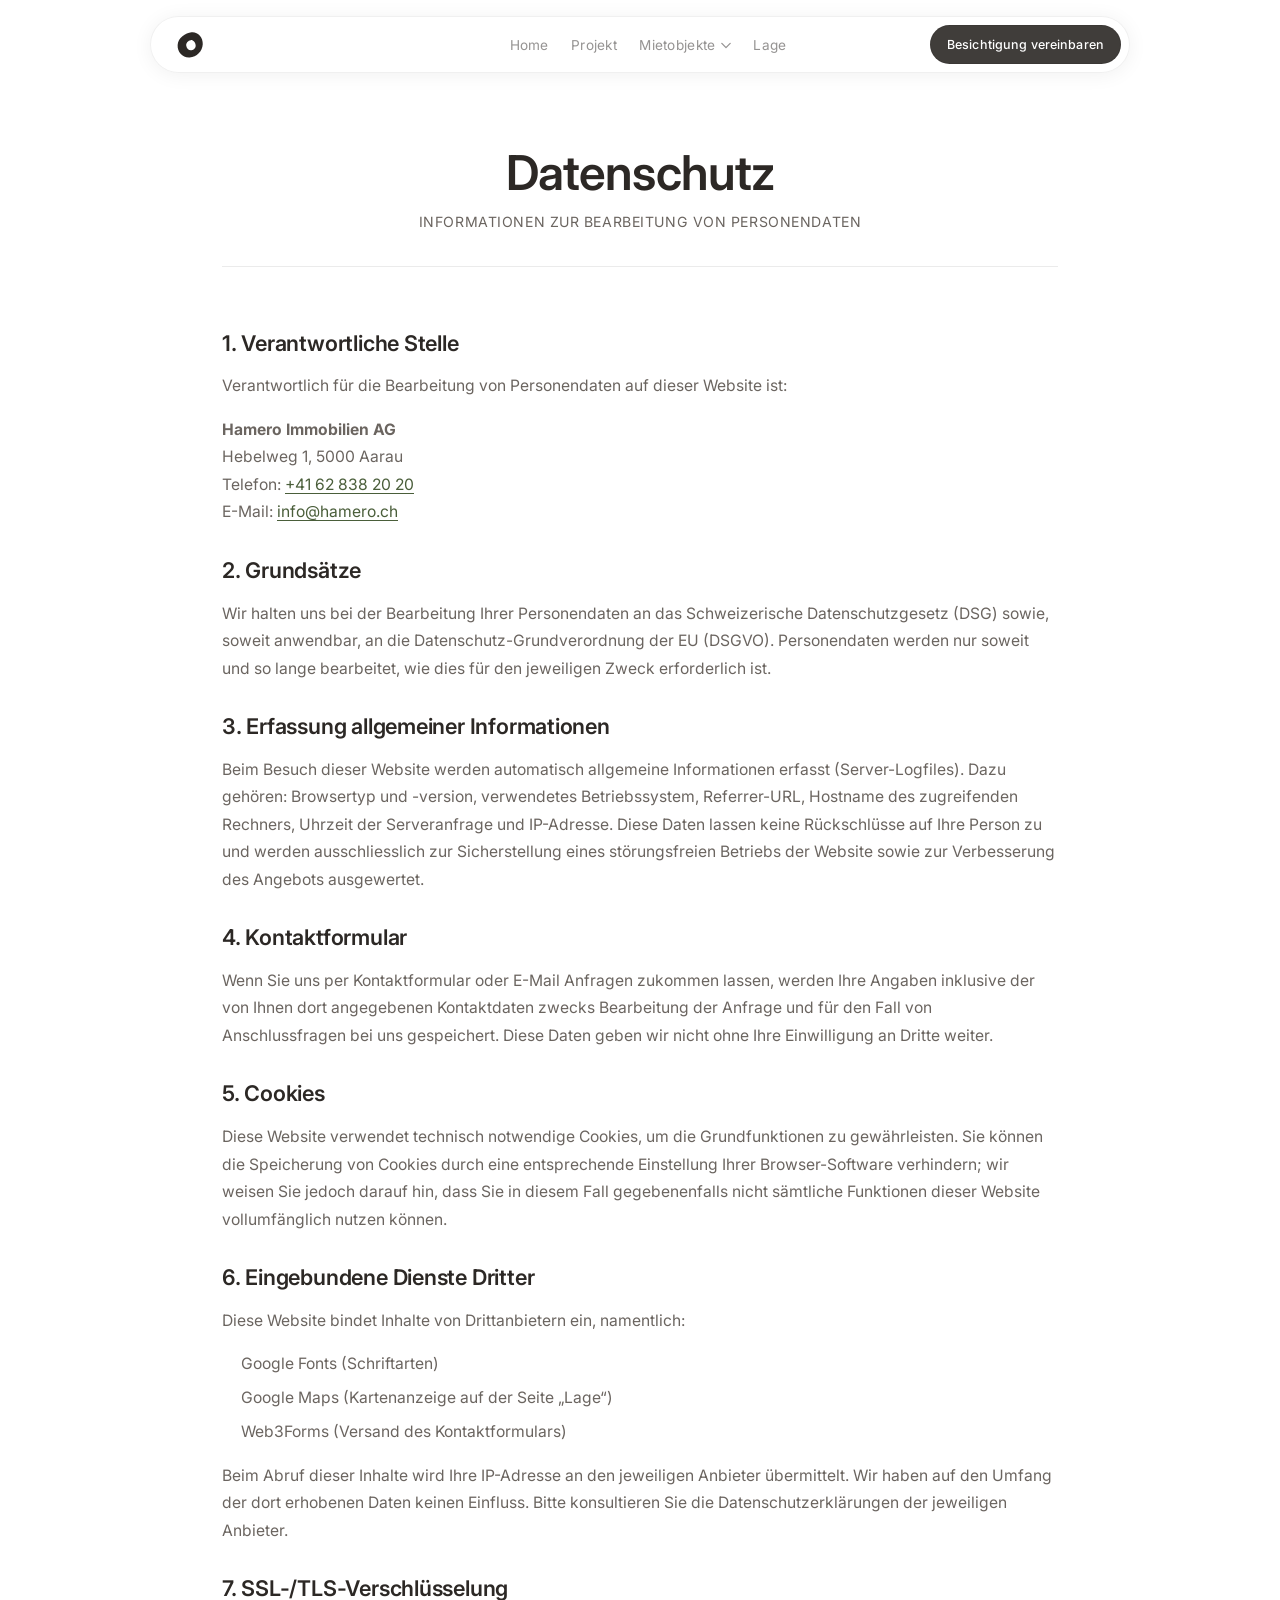
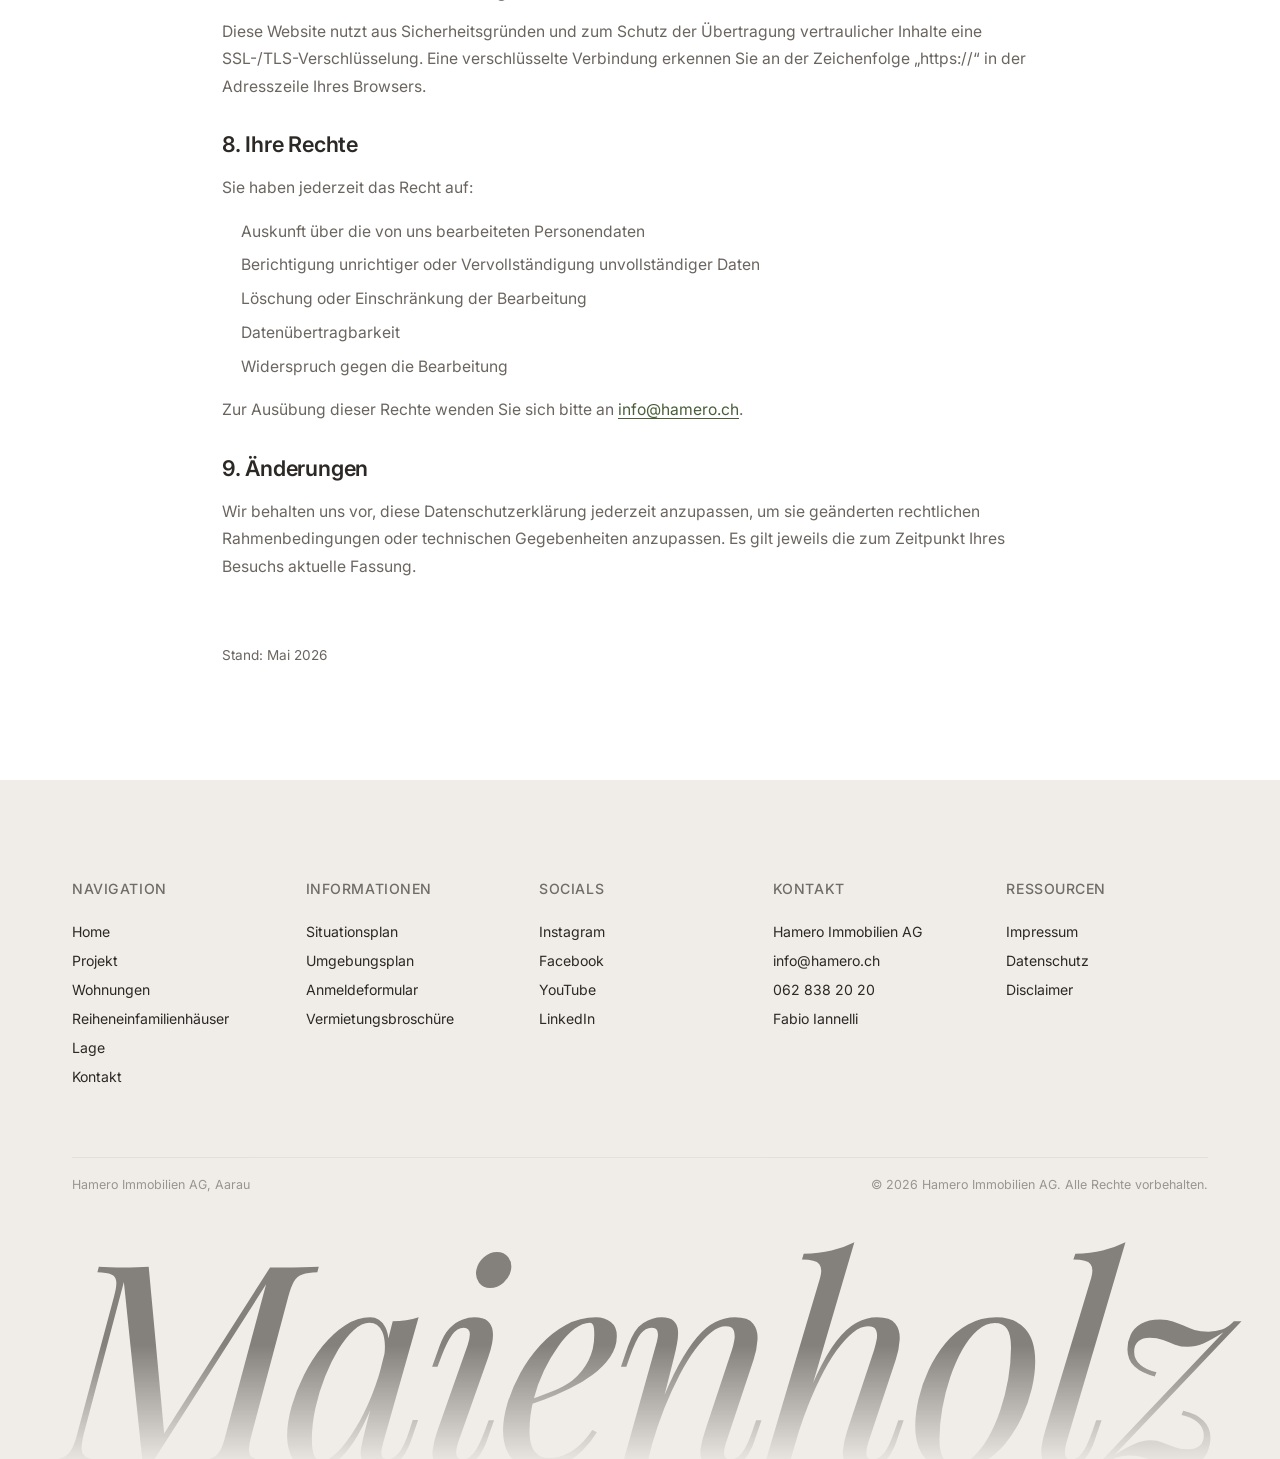
<file: datenschutz.html>
<!DOCTYPE html>
<html lang="de">
<head>
  <meta charset="UTF-8">
  <meta name="viewport" content="width=device-width, initial-scale=1.0">
  <title>Datenschutz — Überbauung Maienholz</title>
  <meta name="description" content="Datenschutzerklärung der Hamero Immobilien AG, Aarau. Überbauung Maienholz in Erlinsbach.">
  <meta name="robots" content="noindex, follow">
  <link rel="icon" href="data:image/svg+xml,<svg xmlns='http://www.w3.org/2000/svg' viewBox='0 0 40 40'><path fill-rule='evenodd' d='M22 3C30 2 37.5 9.5 37 19C36.5 28.5 29 36 19.5 36.5C10 37 3 29.5 3.5 20C4 10.5 14 4 22 3ZM21 13.5C17.5 14 14.5 17 15 21C15.5 25 18.5 27.5 22 27C25.5 26.5 28 23.5 27.5 20C27 16.5 24 13 21 13.5Z' fill='%234A5E3A'/></svg>">
  <link rel="preconnect" href="https://fonts.googleapis.com">
  <link rel="preconnect" href="https://fonts.gstatic.com" crossorigin>
  <link href="https://fonts.googleapis.com/css2?family=Inter:wght@300;400;500;600;700&family=Playfair+Display:ital@1&display=swap" rel="stylesheet">
  <link rel="stylesheet" href="css/variables.css">
  <link rel="stylesheet" href="css/base.css">
  <link rel="stylesheet" href="css/layout.css">
  <link rel="stylesheet" href="css/components.css">
  <link rel="stylesheet" href="css/responsive.css">
</head>
<body>
  <!-- Header -->
  <header class="header" id="header">
    <div class="header__inner">
      <a href="index.html" class="header__logo" aria-label="Maienholz — Home"><svg class="header__logo-icon" viewBox="0 0 40 40" fill="currentColor"><path fill-rule="evenodd" d="M22 3C30 2 37.5 9.5 37 19C36.5 28.5 29 36 19.5 36.5C10 37 3 29.5 3.5 20C4 10.5 14 4 22 3ZM21 13.5C17.5 14 14.5 17 15 21C15.5 25 18.5 27.5 22 27C25.5 26.5 28 23.5 27.5 20C27 16.5 24 13 21 13.5Z"/></svg></a>
      <nav>
        <button class="nav__toggle" id="navToggle" aria-label="Menü öffnen">
          <span></span><span></span><span></span>
        </button>
        <div class="nav__overlay" id="navOverlay">
          <ul class="nav__list">
            <li><a href="index.html" class="nav__link">Home</a></li>
            <li><a href="projekt.html" class="nav__link">Projekt</a></li>
            <li class="nav__item nav__item--dropdown">
              <button type="button" class="nav__link nav__link--dropdown" aria-haspopup="true" aria-expanded="false">
                Mietobjekte
                <svg class="nav__caret" viewBox="0 0 12 8" aria-hidden="true"><path d="M1 1.5L6 6.5L11 1.5" fill="none" stroke="currentColor" stroke-width="1.5" stroke-linecap="round" stroke-linejoin="round"/></svg>
              </button>
              <div class="nav__dropdown">
                <a href="wohnungen.html" class="nav__dropdown-link">Wohnungen</a>
                <a href="reihenhaeuser.html" class="nav__dropdown-link">Reiheneinfamilienhäuser</a>
              </div>
            </li>
            <li><a href="lage.html" class="nav__link">Lage</a></li>
            <li class="nav__cta-wrap"><a href="kontakt.html" class="nav__cta">Besichtigung vereinbaren</a></li>
          </ul>
        </div>
        <ul class="nav__list" id="navDesktop">
          <li><a href="index.html" class="nav__link">Home</a></li>
          <li><a href="projekt.html" class="nav__link">Projekt</a></li>
          <li class="nav__item nav__item--dropdown">
            <button type="button" class="nav__link nav__link--dropdown" aria-haspopup="true" aria-expanded="false">
              Mietobjekte
              <svg class="nav__caret" viewBox="0 0 12 8" aria-hidden="true"><path d="M1 1.5L6 6.5L11 1.5" fill="none" stroke="currentColor" stroke-width="1.5" stroke-linecap="round" stroke-linejoin="round"/></svg>
            </button>
            <div class="nav__dropdown">
              <a href="wohnungen.html" class="nav__dropdown-link">Wohnungen</a>
              <a href="reihenhaeuser.html" class="nav__dropdown-link">Reiheneinfamilienhäuser</a>
            </div>
          </li>
          <li><a href="lage.html" class="nav__link">Lage</a></li>
        </ul>
      </nav>
      <a href="kontakt.html" class="header__cta">Besichtigung vereinbaren</a>
    </div>
  </header>

  <main>
    <section class="legal-page">
      <div class="container container--narrow">
        <header class="legal-page__header">
          <h1 class="legal-page__title">Datenschutz</h1>
          <p class="legal-page__subtitle">Informationen zur Bearbeitung von Personendaten</p>
        </header>

        <div class="legal-page__content">
          <h2>1. Verantwortliche Stelle</h2>
          <p>
            Verantwortlich für die Bearbeitung von Personendaten auf dieser Website ist:
          </p>
          <p>
            <strong>Hamero Immobilien AG</strong><br>
            Hebelweg 1, 5000 Aarau<br>
            Telefon: <a href="tel:+41628382020">+41 62 838 20 20</a><br>
            E-Mail: <a href="mailto:info@hamero.ch">info@hamero.ch</a>
          </p>

          <h2>2. Grundsätze</h2>
          <p>
            Wir halten uns bei der Bearbeitung Ihrer Personendaten an das Schweizerische
            Datenschutzgesetz (DSG) sowie, soweit anwendbar, an die Datenschutz-Grundverordnung der EU (DSGVO).
            Personendaten werden nur soweit und so lange bearbeitet, wie dies für den jeweiligen Zweck erforderlich ist.
          </p>

          <h2>3. Erfassung allgemeiner Informationen</h2>
          <p>
            Beim Besuch dieser Website werden automatisch allgemeine Informationen erfasst
            (Server-Logfiles). Dazu gehören: Browsertyp und -version, verwendetes Betriebssystem, Referrer-URL,
            Hostname des zugreifenden Rechners, Uhrzeit der Serveranfrage und IP-Adresse. Diese Daten lassen keine
            Rückschlüsse auf Ihre Person zu und werden ausschliesslich zur Sicherstellung eines störungsfreien
            Betriebs der Website sowie zur Verbesserung des Angebots ausgewertet.
          </p>

          <h2>4. Kontaktformular</h2>
          <p>
            Wenn Sie uns per Kontaktformular oder E-Mail Anfragen zukommen lassen,
            werden Ihre Angaben inklusive der von Ihnen dort angegebenen Kontaktdaten zwecks Bearbeitung der
            Anfrage und für den Fall von Anschlussfragen bei uns gespeichert. Diese Daten geben wir nicht ohne
            Ihre Einwilligung an Dritte weiter.
          </p>

          <h2>5. Cookies</h2>
          <p>
            Diese Website verwendet technisch notwendige Cookies, um die Grundfunktionen
            zu gewährleisten. Sie können die Speicherung von Cookies durch eine entsprechende Einstellung Ihrer
            Browser-Software verhindern; wir weisen Sie jedoch darauf hin, dass Sie in diesem Fall gegebenenfalls
            nicht sämtliche Funktionen dieser Website vollumfänglich nutzen können.
          </p>

          <h2>6. Eingebundene Dienste Dritter</h2>
          <p>
            Diese Website bindet Inhalte von Drittanbietern ein, namentlich:
          </p>
          <ul>
            <li>Google Fonts (Schriftarten)</li>
            <li>Google Maps (Kartenanzeige auf der Seite &bdquo;Lage&ldquo;)</li>
            <li>Web3Forms (Versand des Kontaktformulars)</li>
          </ul>
          <p>
            Beim Abruf dieser Inhalte wird Ihre IP-Adresse an den jeweiligen Anbieter übermittelt. Wir haben auf
            den Umfang der dort erhobenen Daten keinen Einfluss. Bitte konsultieren Sie die Datenschutzerklärungen
            der jeweiligen Anbieter.
          </p>

          <h2>7. SSL-/TLS-Verschlüsselung</h2>
          <p>
            Diese Website nutzt aus Sicherheitsgründen und zum Schutz der Übertragung
            vertraulicher Inhalte eine SSL-/TLS-Verschlüsselung. Eine verschlüsselte Verbindung erkennen Sie
            an der Zeichenfolge &bdquo;https://&ldquo; in der Adresszeile Ihres Browsers.
          </p>

          <h2>8. Ihre Rechte</h2>
          <p>
            Sie haben jederzeit das Recht auf:
          </p>
          <ul>
            <li>Auskunft über die von uns bearbeiteten Personendaten</li>
            <li>Berichtigung unrichtiger oder Vervollständigung unvollständiger Daten</li>
            <li>Löschung oder Einschränkung der Bearbeitung</li>
            <li>Datenübertragbarkeit</li>
            <li>Widerspruch gegen die Bearbeitung</li>
          </ul>
          <p>
            Zur Ausübung dieser Rechte wenden Sie sich bitte an
            <a href="mailto:info@hamero.ch">info@hamero.ch</a>.
          </p>

          <h2>9. Änderungen</h2>
          <p>
            Wir behalten uns vor, diese Datenschutzerklärung jederzeit anzupassen,
            um sie geänderten rechtlichen Rahmenbedingungen oder technischen Gegebenheiten anzupassen.
            Es gilt jeweils die zum Zeitpunkt Ihres Besuchs aktuelle Fassung.
          </p>

          <p style="margin-top: var(--space-lg); font-size: 0.85rem; color: var(--color-text-light);">
            Stand: Mai 2026
          </p>
        </div>
      </div>
    </section>
  </main>

  <!-- Footer -->
  <footer class="footer">
    <div class="container">
      <div class="footer__grid">
        <div>
          <p class="footer__title">Navigation</p>
          <ul class="footer__links">
            <li><a href="index.html">Home</a></li>
            <li><a href="projekt.html">Projekt</a></li>
            <li><a href="wohnungen.html">Wohnungen</a></li>
            <li><a href="reihenhaeuser.html">Reiheneinfamilienhäuser</a></li>
            <li><a href="lage.html">Lage</a></li>
            <li><a href="kontakt.html">Kontakt</a></li>
          </ul>
        </div>
        <div>
          <p class="footer__title">Informationen</p>
          <ul class="footer__links">
            <li><a href="images/Adressen%20Maienholz.png" target="_blank">Situationsplan</a></li>
            <li><a href="plans/Umgebungsplan.pdf" target="_blank">Umgebungsplan</a></li>
            <li><a href="plans/Anmeldeformular.pdf" target="_blank">Anmeldeformular</a></li>
            <li><a href="plans/Vermietungsbrosch%C3%BCre%20Maienholz.pdf" target="_blank">Vermietungsbroschüre</a></li>
          </ul>
        </div>
        <div>
          <p class="footer__title">Socials</p>
          <ul class="footer__links footer__social">
            <li><a href="https://www.instagram.com/hameroimmobilienag/" target="_blank" rel="noopener"><svg viewBox="0 0 24 24" fill="none" stroke="currentColor" stroke-width="2" stroke-linecap="round" stroke-linejoin="round"><rect x="2" y="2" width="20" height="20" rx="5"/><path d="M16 11.37A4 4 0 1 1 12.63 8 4 4 0 0 1 16 11.37z"/><line x1="17.5" y1="6.5" x2="17.51" y2="6.5"/></svg>Instagram</a></li>
            <li><a href="https://www.facebook.com/hameroimmobilien/?locale=de_DE" target="_blank" rel="noopener"><svg viewBox="0 0 24 24" fill="none" stroke="currentColor" stroke-width="2" stroke-linecap="round" stroke-linejoin="round"><path d="M18 2h-3a5 5 0 0 0-5 5v3H7v4h3v8h4v-8h3l1-4h-4V7a1 1 0 0 1 1-1h3z"/></svg>Facebook</a></li>
            <li><a href="https://www.youtube.com/@hameroimmobilienag" target="_blank" rel="noopener"><svg viewBox="0 0 24 24" fill="none" stroke="currentColor" stroke-width="2" stroke-linecap="round" stroke-linejoin="round"><path d="M22.54 6.42a2.78 2.78 0 0 0-1.94-2C18.88 4 12 4 12 4s-6.88 0-8.6.46a2.78 2.78 0 0 0-1.94 2A29 29 0 0 0 1 11.75a29 29 0 0 0 .46 5.33A2.78 2.78 0 0 0 3.4 19c1.72.46 8.6.46 8.6.46s6.88 0 8.6-.46a2.78 2.78 0 0 0 1.94-2 29 29 0 0 0 .46-5.25 29 29 0 0 0-.46-5.33z"/><polygon points="9.75 15.02 15.5 11.75 9.75 8.48 9.75 15.02"/></svg>YouTube</a></li>
            <li><a href="https://www.linkedin.com/company/hameroimmobilienag/" target="_blank" rel="noopener"><svg viewBox="0 0 24 24" fill="none" stroke="currentColor" stroke-width="2" stroke-linecap="round" stroke-linejoin="round"><path d="M16 8a6 6 0 0 1 6 6v7h-4v-7a2 2 0 0 0-4 0v7h-4v-7a6 6 0 0 1 6-6z"/><rect x="2" y="9" width="4" height="12"/><circle cx="4" cy="4" r="2"/></svg>LinkedIn</a></li>
          </ul>
        </div>
        <div>
          <p class="footer__title">Kontakt</p>
          <ul class="footer__links">
            <li>Hamero Immobilien AG</li>
            <li><a href="mailto:info@hamero.ch">info@hamero.ch</a></li>
            <li><a href="tel:+41628382020">062 838 20 20</a></li>
            <li>Fabio Iannelli</li>
          </ul>
        </div>
        <div>
          <p class="footer__title">Ressourcen</p>
          <ul class="footer__links">
            <li><a href="impressum.html">Impressum</a></li>
            <li><a href="datenschutz.html">Datenschutz</a></li>
            <li><a href="disclaimer.html">Disclaimer</a></li>
          </ul>
        </div>
      </div>
      <div class="footer__bottom">
        <span>Hamero Immobilien AG, Aarau</span>
        <span>&copy; 2026 Hamero Immobilien AG. Alle Rechte vorbehalten.</span>
      </div>
    </div>
    <div class="footer__brand-clip" data-animate>
      <div class="footer__brand-xl" aria-hidden="true">Maienholz</div>
    </div>
  </footer>

  <script src="js/main.js"></script>
</body>
</html>
</file>
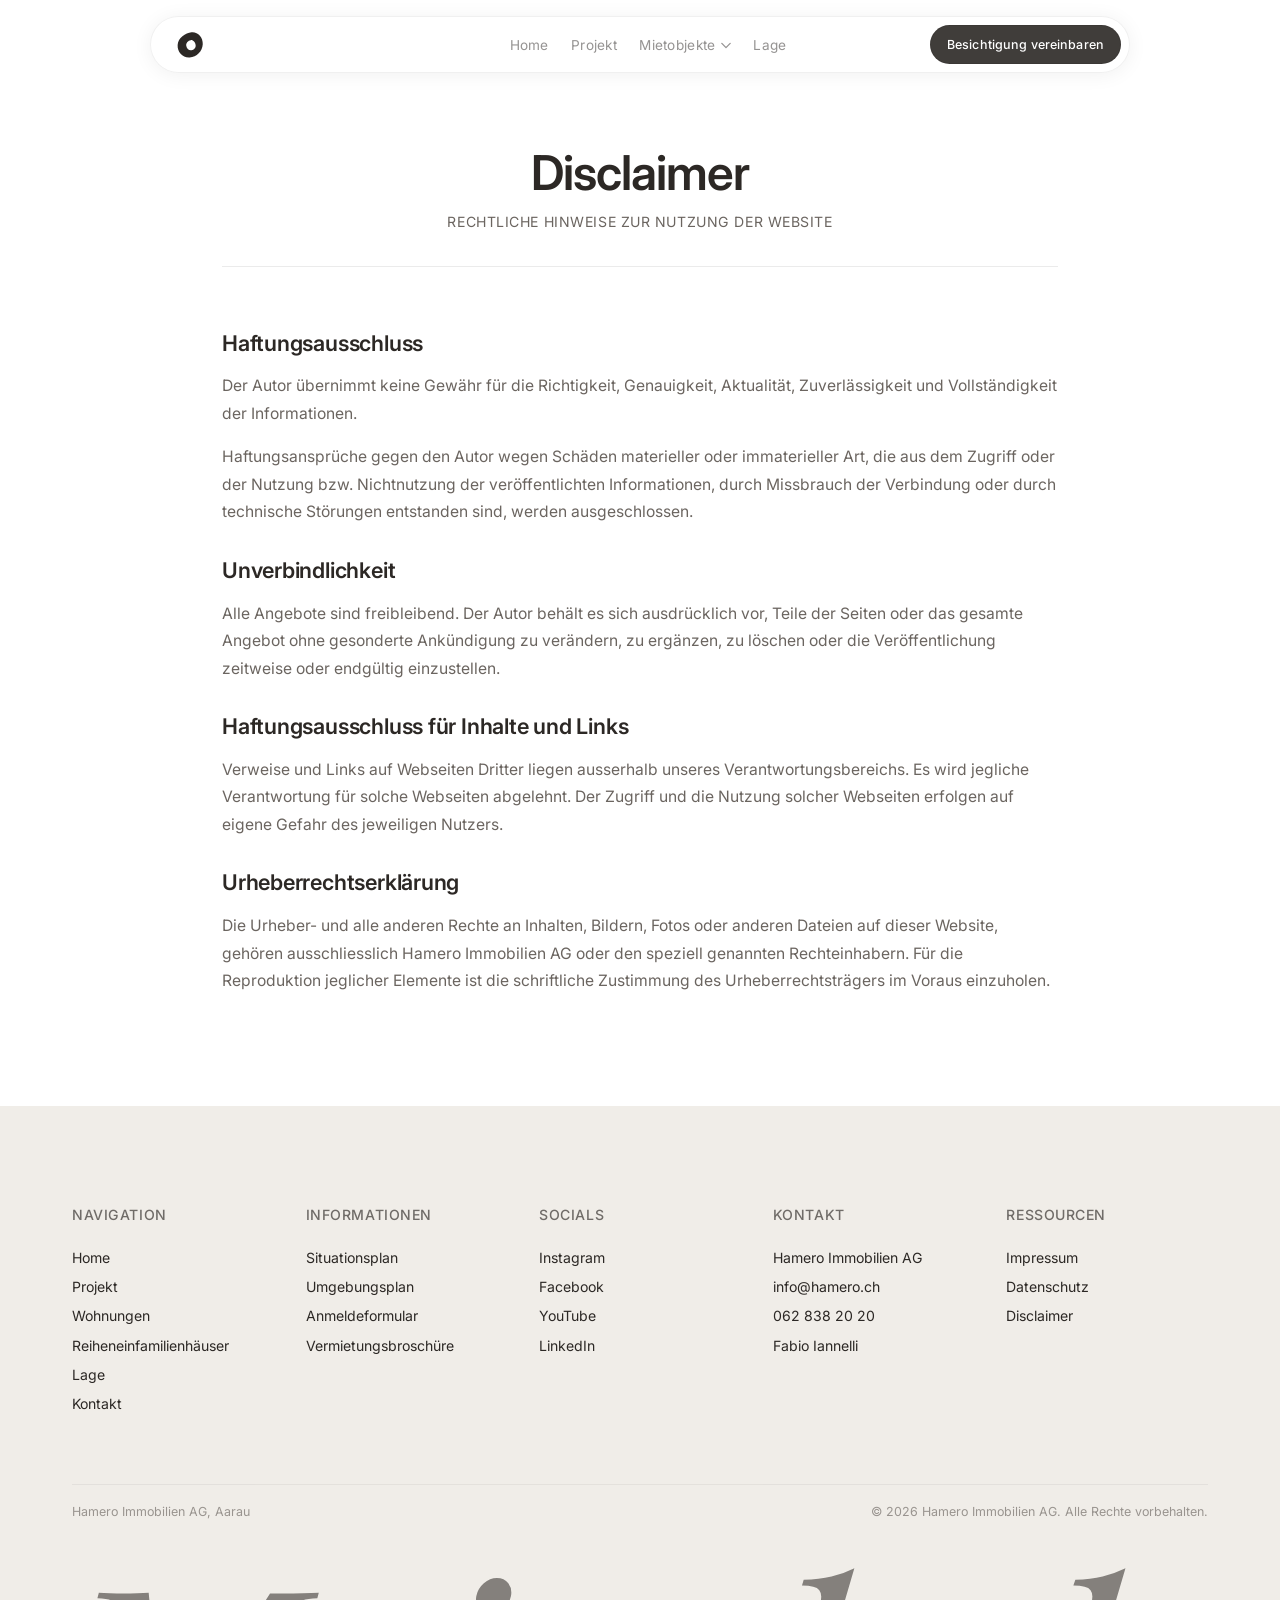
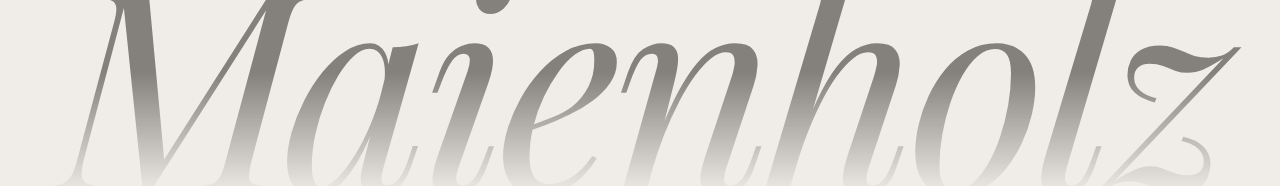
<file: disclaimer.html>
<!DOCTYPE html>
<html lang="de">
<head>
  <meta charset="UTF-8">
  <meta name="viewport" content="width=device-width, initial-scale=1.0">
  <title>Disclaimer — Überbauung Maienholz</title>
  <meta name="description" content="Disclaimer — Hamero Immobilien AG, Aarau. Rechtliche Hinweise zur Nutzung der Website.">
  <meta name="robots" content="noindex, follow">
  <link rel="icon" href="data:image/svg+xml,<svg xmlns='http://www.w3.org/2000/svg' viewBox='0 0 40 40'><path fill-rule='evenodd' d='M22 3C30 2 37.5 9.5 37 19C36.5 28.5 29 36 19.5 36.5C10 37 3 29.5 3.5 20C4 10.5 14 4 22 3ZM21 13.5C17.5 14 14.5 17 15 21C15.5 25 18.5 27.5 22 27C25.5 26.5 28 23.5 27.5 20C27 16.5 24 13 21 13.5Z' fill='%234A5E3A'/></svg>">
  <link rel="preconnect" href="https://fonts.googleapis.com">
  <link rel="preconnect" href="https://fonts.gstatic.com" crossorigin>
  <link href="https://fonts.googleapis.com/css2?family=Inter:wght@300;400;500;600;700&family=Playfair+Display:ital@1&display=swap" rel="stylesheet">
  <link rel="stylesheet" href="css/variables.css">
  <link rel="stylesheet" href="css/base.css">
  <link rel="stylesheet" href="css/layout.css">
  <link rel="stylesheet" href="css/components.css">
  <link rel="stylesheet" href="css/responsive.css">
</head>
<body>
  <!-- Header -->
  <header class="header" id="header">
    <div class="header__inner">
      <a href="index.html" class="header__logo" aria-label="Maienholz — Home"><svg class="header__logo-icon" viewBox="0 0 40 40" fill="currentColor"><path fill-rule="evenodd" d="M22 3C30 2 37.5 9.5 37 19C36.5 28.5 29 36 19.5 36.5C10 37 3 29.5 3.5 20C4 10.5 14 4 22 3ZM21 13.5C17.5 14 14.5 17 15 21C15.5 25 18.5 27.5 22 27C25.5 26.5 28 23.5 27.5 20C27 16.5 24 13 21 13.5Z"/></svg></a>
      <nav>
        <button class="nav__toggle" id="navToggle" aria-label="Menü öffnen">
          <span></span><span></span><span></span>
        </button>
        <div class="nav__overlay" id="navOverlay">
          <ul class="nav__list">
            <li><a href="index.html" class="nav__link">Home</a></li>
            <li><a href="projekt.html" class="nav__link">Projekt</a></li>
            <li class="nav__item nav__item--dropdown">
              <button type="button" class="nav__link nav__link--dropdown" aria-haspopup="true" aria-expanded="false">
                Mietobjekte
                <svg class="nav__caret" viewBox="0 0 12 8" aria-hidden="true"><path d="M1 1.5L6 6.5L11 1.5" fill="none" stroke="currentColor" stroke-width="1.5" stroke-linecap="round" stroke-linejoin="round"/></svg>
              </button>
              <div class="nav__dropdown">
                <a href="wohnungen.html" class="nav__dropdown-link">Wohnungen</a>
                <a href="reihenhaeuser.html" class="nav__dropdown-link">Reiheneinfamilienhäuser</a>
              </div>
            </li>
            <li><a href="lage.html" class="nav__link">Lage</a></li>
            <li class="nav__cta-wrap"><a href="kontakt.html" class="nav__cta">Besichtigung vereinbaren</a></li>
          </ul>
        </div>
        <ul class="nav__list" id="navDesktop">
          <li><a href="index.html" class="nav__link">Home</a></li>
          <li><a href="projekt.html" class="nav__link">Projekt</a></li>
          <li class="nav__item nav__item--dropdown">
            <button type="button" class="nav__link nav__link--dropdown" aria-haspopup="true" aria-expanded="false">
              Mietobjekte
              <svg class="nav__caret" viewBox="0 0 12 8" aria-hidden="true"><path d="M1 1.5L6 6.5L11 1.5" fill="none" stroke="currentColor" stroke-width="1.5" stroke-linecap="round" stroke-linejoin="round"/></svg>
            </button>
            <div class="nav__dropdown">
              <a href="wohnungen.html" class="nav__dropdown-link">Wohnungen</a>
              <a href="reihenhaeuser.html" class="nav__dropdown-link">Reiheneinfamilienhäuser</a>
            </div>
          </li>
          <li><a href="lage.html" class="nav__link">Lage</a></li>
        </ul>
      </nav>
      <a href="kontakt.html" class="header__cta">Besichtigung vereinbaren</a>
    </div>
  </header>

  <main>
    <section class="legal-page">
      <div class="container container--narrow">
        <header class="legal-page__header">
          <h1 class="legal-page__title">Disclaimer</h1>
          <p class="legal-page__subtitle">Rechtliche Hinweise zur Nutzung der Website</p>
        </header>

        <div class="legal-page__content">
          <h2>Haftungsausschluss</h2>
          <p>
            Der Autor übernimmt keine Gewähr für die Richtigkeit, Genauigkeit, Aktualität, Zuverlässigkeit
            und Vollständigkeit der Informationen.
          </p>
          <p>
            Haftungsansprüche gegen den Autor wegen Schäden materieller oder immaterieller Art, die aus dem
            Zugriff oder der Nutzung bzw. Nichtnutzung der veröffentlichten Informationen, durch Missbrauch
            der Verbindung oder durch technische Störungen entstanden sind, werden ausgeschlossen.
          </p>

          <h2>Unverbindlichkeit</h2>
          <p>
            Alle Angebote sind freibleibend. Der Autor behält es sich ausdrücklich vor, Teile der Seiten
            oder das gesamte Angebot ohne gesonderte Ankündigung zu verändern, zu ergänzen, zu löschen oder
            die Veröffentlichung zeitweise oder endgültig einzustellen.
          </p>

          <h2>Haftungsausschluss für Inhalte und Links</h2>
          <p>
            Verweise und Links auf Webseiten Dritter liegen ausserhalb unseres Verantwortungsbereichs. Es
            wird jegliche Verantwortung für solche Webseiten abgelehnt. Der Zugriff und die Nutzung solcher
            Webseiten erfolgen auf eigene Gefahr des jeweiligen Nutzers.
          </p>

          <h2>Urheberrechtserklärung</h2>
          <p>
            Die Urheber- und alle anderen Rechte an Inhalten, Bildern, Fotos oder anderen Dateien auf dieser
            Website, gehören ausschliesslich Hamero Immobilien AG oder den speziell genannten Rechteinhabern.
            Für die Reproduktion jeglicher Elemente ist die schriftliche Zustimmung des Urheberrechtsträgers
            im Voraus einzuholen.
          </p>
        </div>
      </div>
    </section>
  </main>

  <!-- Footer -->
  <footer class="footer">
    <div class="container">
      <div class="footer__grid">
        <div>
          <p class="footer__title">Navigation</p>
          <ul class="footer__links">
            <li><a href="index.html">Home</a></li>
            <li><a href="projekt.html">Projekt</a></li>
            <li><a href="wohnungen.html">Wohnungen</a></li>
            <li><a href="reihenhaeuser.html">Reiheneinfamilienhäuser</a></li>
            <li><a href="lage.html">Lage</a></li>
            <li><a href="kontakt.html">Kontakt</a></li>
          </ul>
        </div>
        <div>
          <p class="footer__title">Informationen</p>
          <ul class="footer__links">
            <li><a href="images/Adressen%20Maienholz.png" target="_blank">Situationsplan</a></li>
            <li><a href="plans/Umgebungsplan.pdf" target="_blank">Umgebungsplan</a></li>
            <li><a href="plans/Anmeldeformular.pdf" target="_blank">Anmeldeformular</a></li>
            <li><a href="plans/Vermietungsbrosch%C3%BCre%20Maienholz.pdf" target="_blank">Vermietungsbroschüre</a></li>
          </ul>
        </div>
        <div>
          <p class="footer__title">Socials</p>
          <ul class="footer__links footer__social">
            <li><a href="https://www.instagram.com/hameroimmobilienag/" target="_blank" rel="noopener"><svg viewBox="0 0 24 24" fill="none" stroke="currentColor" stroke-width="2" stroke-linecap="round" stroke-linejoin="round"><rect x="2" y="2" width="20" height="20" rx="5"/><path d="M16 11.37A4 4 0 1 1 12.63 8 4 4 0 0 1 16 11.37z"/><line x1="17.5" y1="6.5" x2="17.51" y2="6.5"/></svg>Instagram</a></li>
            <li><a href="https://www.facebook.com/hameroimmobilien/?locale=de_DE" target="_blank" rel="noopener"><svg viewBox="0 0 24 24" fill="none" stroke="currentColor" stroke-width="2" stroke-linecap="round" stroke-linejoin="round"><path d="M18 2h-3a5 5 0 0 0-5 5v3H7v4h3v8h4v-8h3l1-4h-4V7a1 1 0 0 1 1-1h3z"/></svg>Facebook</a></li>
            <li><a href="https://www.youtube.com/@hameroimmobilienag" target="_blank" rel="noopener"><svg viewBox="0 0 24 24" fill="none" stroke="currentColor" stroke-width="2" stroke-linecap="round" stroke-linejoin="round"><path d="M22.54 6.42a2.78 2.78 0 0 0-1.94-2C18.88 4 12 4 12 4s-6.88 0-8.6.46a2.78 2.78 0 0 0-1.94 2A29 29 0 0 0 1 11.75a29 29 0 0 0 .46 5.33A2.78 2.78 0 0 0 3.4 19c1.72.46 8.6.46 8.6.46s6.88 0 8.6-.46a2.78 2.78 0 0 0 1.94-2 29 29 0 0 0 .46-5.25 29 29 0 0 0-.46-5.33z"/><polygon points="9.75 15.02 15.5 11.75 9.75 8.48 9.75 15.02"/></svg>YouTube</a></li>
            <li><a href="https://www.linkedin.com/company/hameroimmobilienag/" target="_blank" rel="noopener"><svg viewBox="0 0 24 24" fill="none" stroke="currentColor" stroke-width="2" stroke-linecap="round" stroke-linejoin="round"><path d="M16 8a6 6 0 0 1 6 6v7h-4v-7a2 2 0 0 0-4 0v7h-4v-7a6 6 0 0 1 6-6z"/><rect x="2" y="9" width="4" height="12"/><circle cx="4" cy="4" r="2"/></svg>LinkedIn</a></li>
          </ul>
        </div>
        <div>
          <p class="footer__title">Kontakt</p>
          <ul class="footer__links">
            <li>Hamero Immobilien AG</li>
            <li><a href="mailto:info@hamero.ch">info@hamero.ch</a></li>
            <li><a href="tel:+41628382020">062 838 20 20</a></li>
            <li>Fabio Iannelli</li>
          </ul>
        </div>
        <div>
          <p class="footer__title">Ressourcen</p>
          <ul class="footer__links">
            <li><a href="impressum.html">Impressum</a></li>
            <li><a href="datenschutz.html">Datenschutz</a></li>
            <li><a href="disclaimer.html">Disclaimer</a></li>
          </ul>
        </div>
      </div>
      <div class="footer__bottom">
        <span>Hamero Immobilien AG, Aarau</span>
        <span>&copy; 2026 Hamero Immobilien AG. Alle Rechte vorbehalten.</span>
      </div>
    </div>
    <div class="footer__brand-clip" data-animate>
      <div class="footer__brand-xl" aria-hidden="true">Maienholz</div>
    </div>
  </footer>

  <script src="js/main.js"></script>
</body>
</html>
</file>
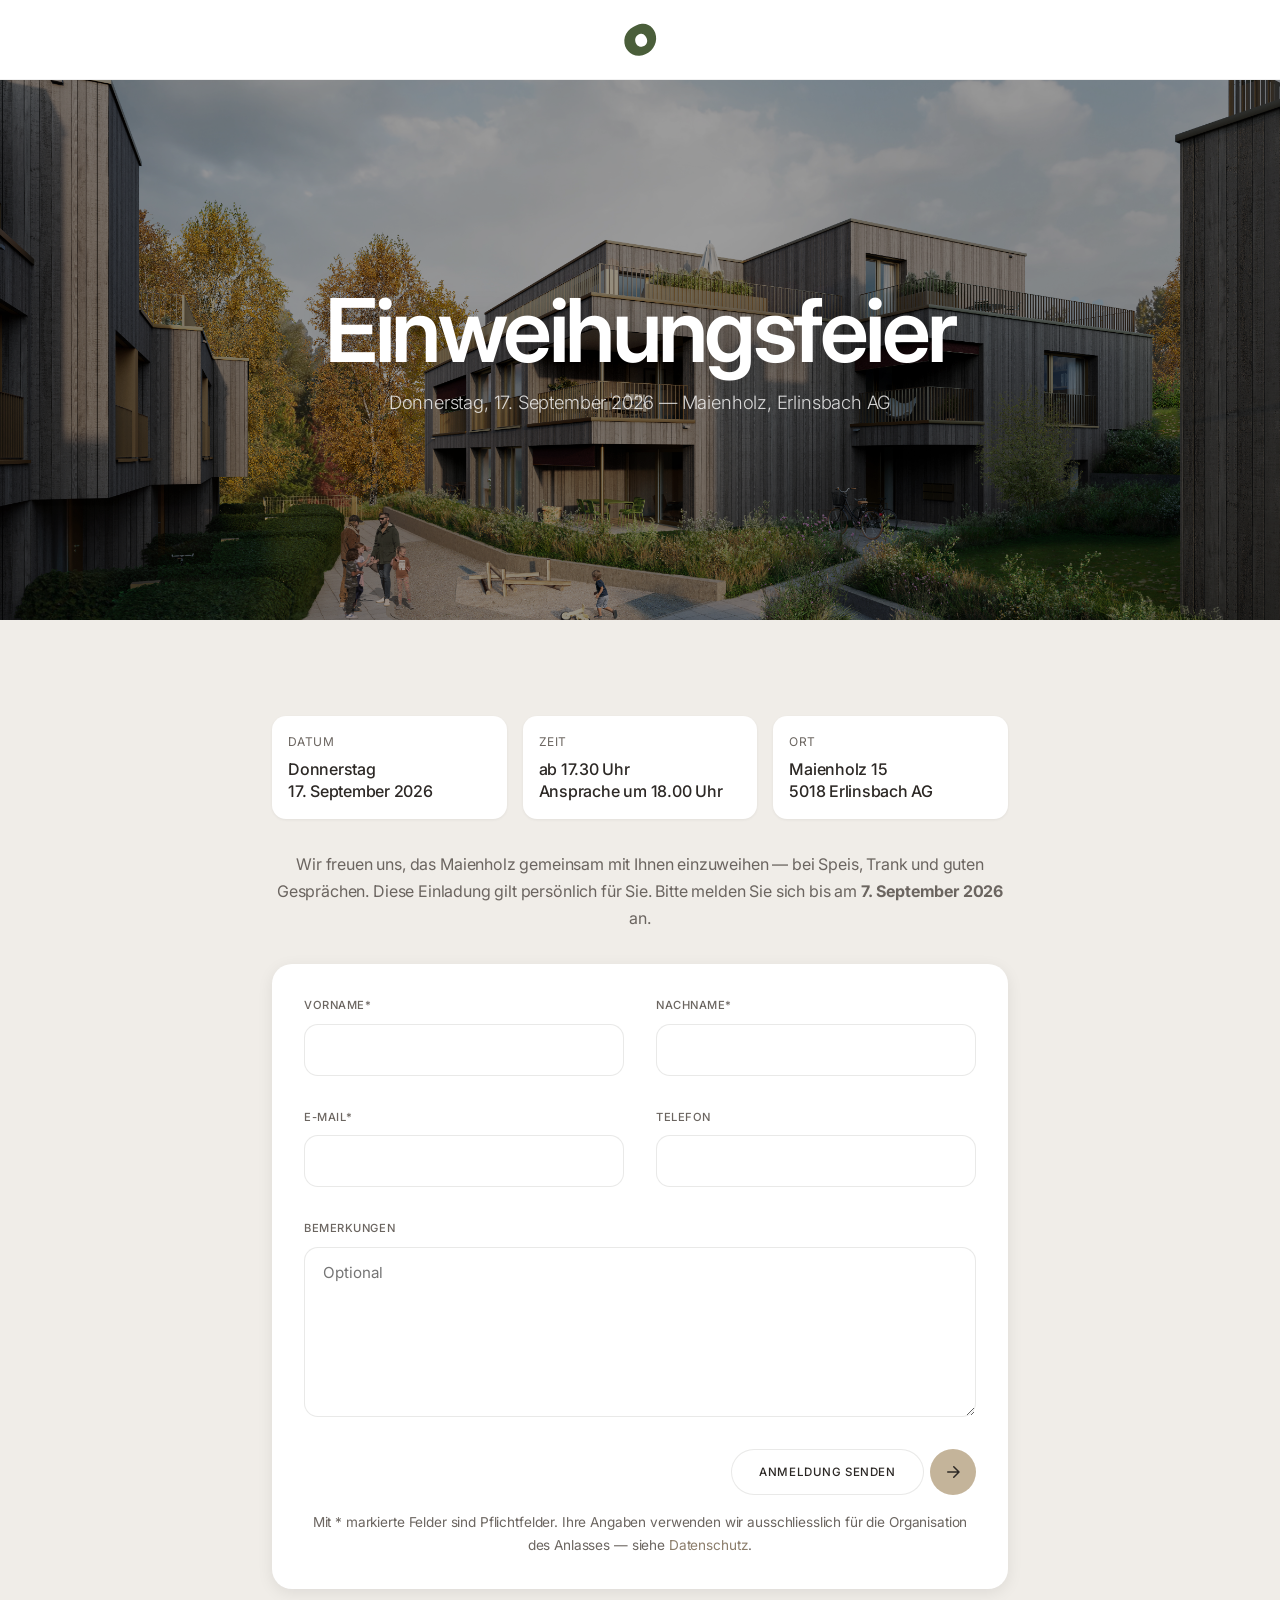
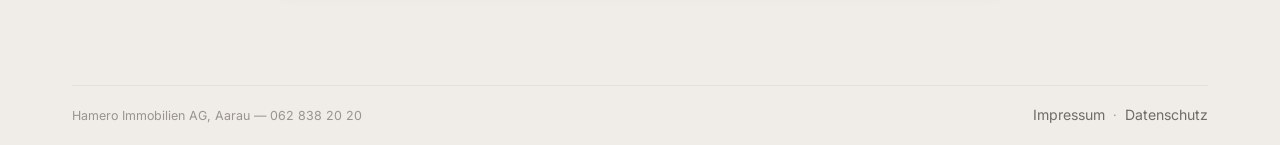
<file: fest-2.html>
<!DOCTYPE html>
<html lang="de">
<head>
  <meta charset="UTF-8">
  <meta name="viewport" content="width=device-width, initial-scale=1.0">
  <title>Einweihungsfeier — Überbauung Maienholz</title>
  <meta name="description" content="Anmeldung zur Einweihungsfeier der Überbauung Maienholz am 17. September 2026 in Erlinsbach AG.">
  <meta name="robots" content="noindex">
  <link rel="icon" href="data:image/svg+xml,<svg xmlns='http://www.w3.org/2000/svg' viewBox='0 0 40 40'><path fill-rule='evenodd' d='M22 3C30 2 37.5 9.5 37 19C36.5 28.5 29 36 19.5 36.5C10 37 3 29.5 3.5 20C4 10.5 14 4 22 3ZM21 13.5C17.5 14 14.5 17 15 21C15.5 25 18.5 27.5 22 27C25.5 26.5 28 23.5 27.5 20C27 16.5 24 13 21 13.5Z' fill='%234A5E3A'/></svg>">
  <link rel="preconnect" href="https://fonts.googleapis.com">
  <link rel="preconnect" href="https://fonts.gstatic.com" crossorigin>
  <link href="https://fonts.googleapis.com/css2?family=Inter:wght@300;400;500;600;700&family=Playfair+Display:ital@1&display=swap" rel="stylesheet">
  <link rel="stylesheet" href="css/variables.css">
  <link rel="stylesheet" href="css/base.css">
  <link rel="stylesheet" href="css/layout.css">
  <link rel="stylesheet" href="css/components.css">
  <link rel="stylesheet" href="css/responsive.css">
  <style>
    /* Einweihungsfeier — Anmeldeseite */
    :root { --fest-width: 46rem; }

    /* Etwas engerer Buchstabenabstand als auf den übrigen Seiten */
    .fest-card .kontakt-form__label,
    .fest-card .kontakt-form__submit { letter-spacing: 0.05em; }
    .fest-intro,
    .fest-note { letter-spacing: -0.01em; }

    .fest-header {
      height: var(--header-height);
      display: flex;
      align-items: center;
      justify-content: center;
      background: var(--color-white);
      border-bottom: 1px solid rgba(0, 0, 0, 0.06);
    }
    .fest-header__logo { color: var(--color-green); display: block; }
    .fest-header__logo svg { width: 38px; height: 38px; display: block; }

    /* Alle drei Blöcke teilen dieselbe Breite */
    .fest-facts,
    .fest-intro,
    .fest-card {
      max-width: var(--fest-width);
      margin-left: auto;
      margin-right: auto;
    }

    .fest-facts {
      display: grid;
      grid-template-columns: repeat(3, 1fr);
      gap: var(--space-sm);
      margin-bottom: var(--space-md);
    }
    .fest-fact {
      background: var(--color-white);
      border-radius: var(--radius-md);
      padding: var(--space-sm);
      box-shadow: var(--shadow-sm);
    }
    .fest-fact__label {
      font-size: 0.75rem;
      letter-spacing: 0.04em;
      text-transform: uppercase;
      color: var(--color-text-light);
      margin: 0 0 0.35rem;
    }
    .fest-fact__value {
      font-size: 1rem;
      font-weight: var(--fw-medium);
      letter-spacing: -0.015em;
      color: var(--color-text);
      margin: 0;
      line-height: 1.4;
    }

    .fest-intro {
      margin-bottom: var(--space-md);
      text-align: center;
      color: var(--color-text-light);
    }

    .fest-card {
      background: var(--color-white);
      border-radius: var(--radius-lg);
      box-shadow: var(--shadow-md);
      padding: var(--space-md);
    }

    .fest-note {
      font-size: 0.85rem;
      color: var(--color-text-light);
      text-align: center;
      margin-top: var(--space-sm);
    }

    @media (max-width: 720px) {
      .fest-facts { grid-template-columns: 1fr; }
      .fest-card { padding: var(--space-sm); }
    }
  </style>
</head>
<body>
  <header class="fest-header">
    <a href="index.html" class="fest-header__logo" aria-label="Maienholz — Startseite">
      <svg viewBox="0 0 40 40" fill="currentColor" aria-hidden="true"><path fill-rule="evenodd" d="M22 3C30 2 37.5 9.5 37 19C36.5 28.5 29 36 19.5 36.5C10 37 3 29.5 3.5 20C4 10.5 14 4 22 3ZM21 13.5C17.5 14 14.5 17 15 21C15.5 25 18.5 27.5 22 27C25.5 26.5 28 23.5 27.5 20C27 16.5 24 13 21 13.5Z"/></svg>
    </a>
  </header>

  <main>
    <!-- Hero -->
    <section class="hero hero--half">
      <div class="hero__bg">
        <img src="images/hof.jpg" alt="Innenhof der Überbauung Maienholz">
        <div class="hero__overlay"></div>
      </div>
      <div class="hero__content">
        <h1 class="hero__title">Einweihungsfeier</h1>
        <p class="hero__subtitle">Donnerstag, 17. September 2026 — Maienholz, Erlinsbach AG</p>
      </div>
    </section>

    <!-- Anmeldung -->
    <section class="section section--cream">
      <div class="container container--narrow">

        <div class="fest-facts">
          <div class="fest-fact">
            <p class="fest-fact__label">Datum</p>
            <p class="fest-fact__value">Donnerstag<br>17. September 2026</p>
          </div>
          <div class="fest-fact">
            <p class="fest-fact__label">Zeit</p>
            <p class="fest-fact__value">ab 17.30 Uhr<br>Ansprache um 18.00 Uhr</p>
          </div>
          <div class="fest-fact">
            <p class="fest-fact__label">Ort</p>
            <p class="fest-fact__value">Maienholz 15<br>5018 Erlinsbach AG</p>
          </div>
        </div>

        <p class="fest-intro">
          Wir freuen uns, das Maienholz gemeinsam mit Ihnen einzuweihen — bei Speis, Trank und
          guten Gesprächen. Diese Einladung gilt persönlich für Sie.
          Bitte melden Sie sich bis am <strong>7. September 2026</strong> an.
        </p>

        <div class="fest-card">
          <form id="festForm" class="kontakt-form" action="https://api.web3forms.com/submit" method="POST">
            <!-- Web3Forms: Zustellung an fi@hamero.ch -->
            <input type="hidden" name="access_key" value="00b19baa-5664-44bc-88a1-528a408f074f">
            <input type="hidden" name="subject" value="Anmeldung Einweihungsfeier Maienholz">
            <input type="hidden" name="from_name" value="Anmeldung Einweihungsfeier Maienholz">
            <input type="hidden" name="einladung" value="Persönliche Einladung (ohne Begleitung)">
            <!-- Honeypot gegen Spam -->
            <input type="checkbox" name="botcheck" style="display:none" tabindex="-1" autocomplete="off">

            <div class="kontakt-form__row">
              <div class="kontakt-form__group">
                <label class="kontakt-form__label" for="fest-vorname">Vorname*</label>
                <input class="kontakt-form__input" type="text" id="fest-vorname" name="firstname" autocomplete="given-name" required>
              </div>
              <div class="kontakt-form__group">
                <label class="kontakt-form__label" for="fest-nachname">Nachname*</label>
                <input class="kontakt-form__input" type="text" id="fest-nachname" name="lastname" autocomplete="family-name" required>
              </div>
            </div>

            <div class="kontakt-form__row">
              <div class="kontakt-form__group">
                <label class="kontakt-form__label" for="fest-email">E-Mail*</label>
                <input class="kontakt-form__input" type="email" id="fest-email" name="email" autocomplete="email" required>
              </div>
              <div class="kontakt-form__group">
                <label class="kontakt-form__label" for="fest-telefon">Telefon</label>
                <input class="kontakt-form__input" type="tel" id="fest-telefon" name="phone" autocomplete="tel">
              </div>
            </div>

            <div class="kontakt-form__group">
              <label class="kontakt-form__label" for="fest-bemerkung">Bemerkungen</label>
              <textarea class="kontakt-form__textarea" id="fest-bemerkung" name="message" rows="3" placeholder="Optional"></textarea>
            </div>

            <div class="kontakt-form__submit-wrap">
              <button type="submit" class="kontakt-form__submit">Anmeldung senden</button>
              <button type="submit" class="kontakt-form__submit-arrow" aria-label="Anmeldung senden">
                <svg viewBox="0 0 24 24" fill="none" stroke="currentColor" stroke-width="2" stroke-linecap="round" stroke-linejoin="round"><path d="M5 12h14M13 5l7 7-7 7"/></svg>
              </button>
            </div>

            <p class="fest-note">
              Mit * markierte Felder sind Pflichtfelder. Ihre Angaben verwenden wir ausschliesslich
              für die Organisation des Anlasses — siehe <a href="datenschutz.html">Datenschutz</a>.
            </p>
          </form>

          <div class="form__success" id="festSuccess">
            <h3>Herzlichen Dank für Ihre Anmeldung!</h3>
            <p>Wir freuen uns auf Sie. Bei Fragen erreichen Sie uns unter
              <a href="mailto:fabio.iannelli@hamero.ch">fabio.iannelli@hamero.ch</a> oder
              <a href="tel:+41628382020">062 838 20 20</a>.</p>
          </div>
        </div>

      </div>
    </section>
  </main>

  <footer class="footer">
    <div class="container">
      <div class="footer__bottom">
        <span>Hamero Immobilien AG, Aarau — 062 838 20 20</span>
        <span><a href="impressum.html">Impressum</a> &nbsp;·&nbsp; <a href="datenschutz.html">Datenschutz</a></span>
      </div>
    </div>
  </footer>

  <script src="js/fest.js"></script>
</body>
</html>
</file>
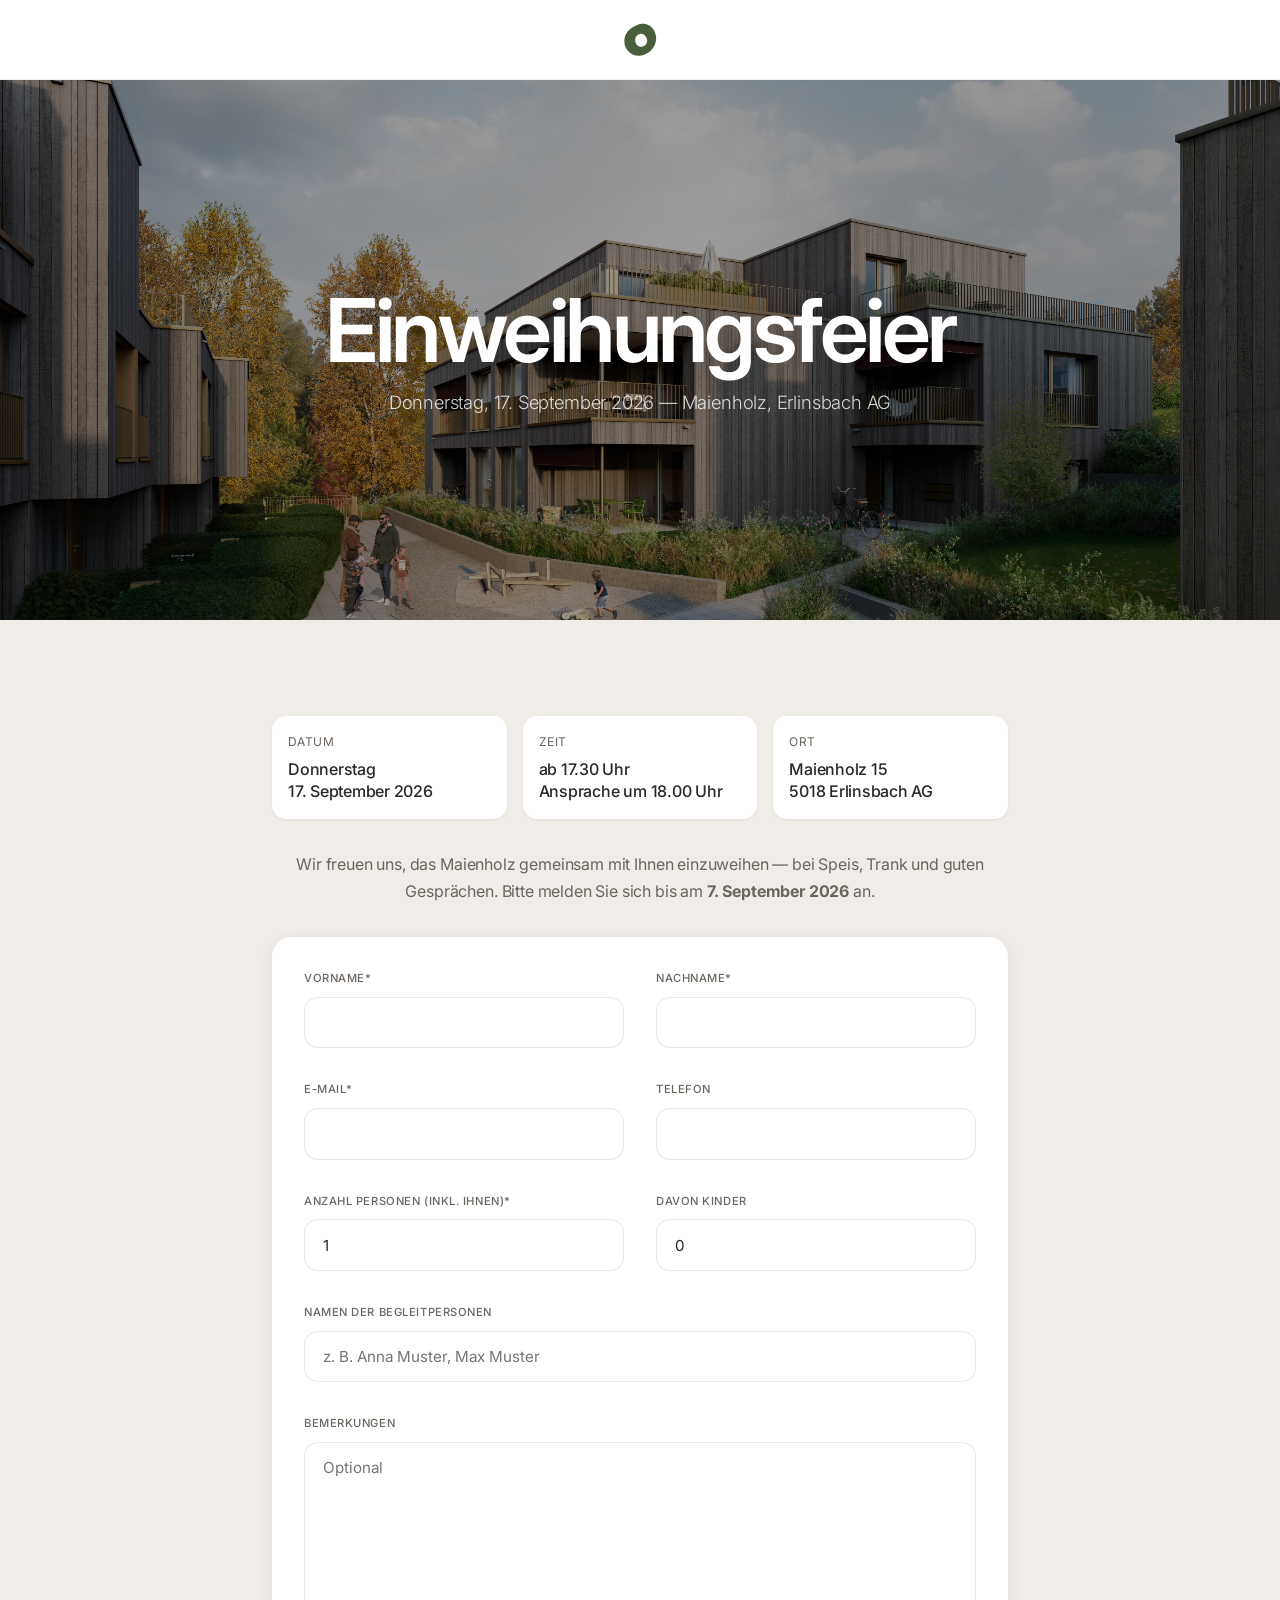
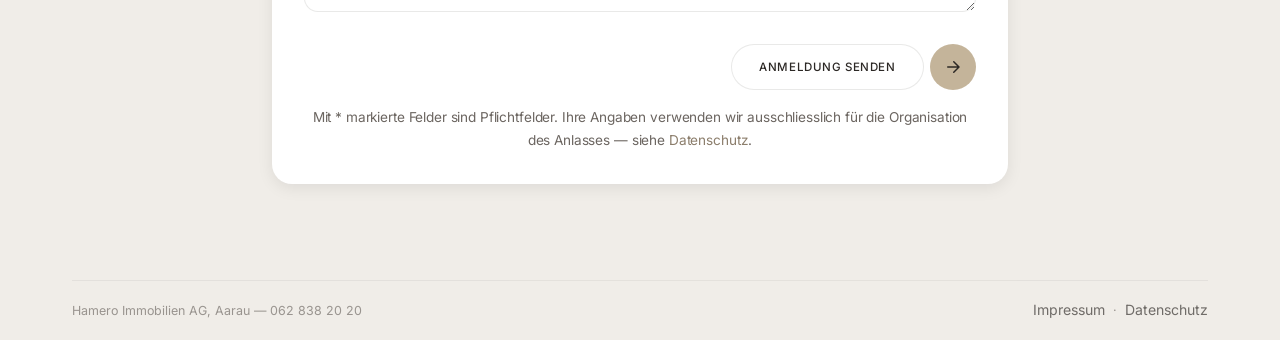
<file: fest.html>
<!DOCTYPE html>
<html lang="de">
<head>
  <meta charset="UTF-8">
  <meta name="viewport" content="width=device-width, initial-scale=1.0">
  <title>Einweihungsfeier — Überbauung Maienholz</title>
  <meta name="description" content="Anmeldung zur Einweihungsfeier der Überbauung Maienholz am 17. September 2026 in Erlinsbach AG.">
  <meta name="robots" content="noindex">
  <link rel="icon" href="data:image/svg+xml,<svg xmlns='http://www.w3.org/2000/svg' viewBox='0 0 40 40'><path fill-rule='evenodd' d='M22 3C30 2 37.5 9.5 37 19C36.5 28.5 29 36 19.5 36.5C10 37 3 29.5 3.5 20C4 10.5 14 4 22 3ZM21 13.5C17.5 14 14.5 17 15 21C15.5 25 18.5 27.5 22 27C25.5 26.5 28 23.5 27.5 20C27 16.5 24 13 21 13.5Z' fill='%234A5E3A'/></svg>">
  <link rel="preconnect" href="https://fonts.googleapis.com">
  <link rel="preconnect" href="https://fonts.gstatic.com" crossorigin>
  <link href="https://fonts.googleapis.com/css2?family=Inter:wght@300;400;500;600;700&family=Playfair+Display:ital@1&display=swap" rel="stylesheet">
  <link rel="stylesheet" href="css/variables.css">
  <link rel="stylesheet" href="css/base.css">
  <link rel="stylesheet" href="css/layout.css">
  <link rel="stylesheet" href="css/components.css">
  <link rel="stylesheet" href="css/responsive.css">
  <style>
    /* Einweihungsfeier — Anmeldeseite */
    :root { --fest-width: 46rem; }

    /* Etwas engerer Buchstabenabstand als auf den übrigen Seiten */
    .fest-card .kontakt-form__label,
    .fest-card .kontakt-form__submit { letter-spacing: 0.05em; }
    .fest-intro,
    .fest-note { letter-spacing: -0.01em; }

    .fest-header {
      height: var(--header-height);
      display: flex;
      align-items: center;
      justify-content: center;
      background: var(--color-white);
      border-bottom: 1px solid rgba(0, 0, 0, 0.06);
    }
    .fest-header__logo { color: var(--color-green); display: block; }
    .fest-header__logo svg { width: 38px; height: 38px; display: block; }

    /* Alle drei Blöcke teilen dieselbe Breite */
    .fest-facts,
    .fest-intro,
    .fest-card {
      max-width: var(--fest-width);
      margin-left: auto;
      margin-right: auto;
    }

    .fest-facts {
      display: grid;
      grid-template-columns: repeat(3, 1fr);
      gap: var(--space-sm);
      margin-bottom: var(--space-md);
    }
    .fest-fact {
      background: var(--color-white);
      border-radius: var(--radius-md);
      padding: var(--space-sm);
      box-shadow: var(--shadow-sm);
    }
    .fest-fact__label {
      font-size: 0.75rem;
      letter-spacing: 0.04em;
      text-transform: uppercase;
      color: var(--color-text-light);
      margin: 0 0 0.35rem;
    }
    .fest-fact__value {
      font-size: 1rem;
      font-weight: var(--fw-medium);
      letter-spacing: -0.015em;
      color: var(--color-text);
      margin: 0;
      line-height: 1.4;
    }

    .fest-intro {
      margin-bottom: var(--space-md);
      text-align: center;
      color: var(--color-text-light);
    }

    .fest-card {
      background: var(--color-white);
      border-radius: var(--radius-lg);
      box-shadow: var(--shadow-md);
      padding: var(--space-md);
    }

    .fest-note {
      font-size: 0.85rem;
      color: var(--color-text-light);
      text-align: center;
      margin-top: var(--space-sm);
    }

    @media (max-width: 720px) {
      .fest-facts { grid-template-columns: 1fr; }
      .fest-card { padding: var(--space-sm); }
    }
  </style>
</head>
<body>
  <header class="fest-header">
    <a href="index.html" class="fest-header__logo" aria-label="Maienholz — Startseite">
      <svg viewBox="0 0 40 40" fill="currentColor" aria-hidden="true"><path fill-rule="evenodd" d="M22 3C30 2 37.5 9.5 37 19C36.5 28.5 29 36 19.5 36.5C10 37 3 29.5 3.5 20C4 10.5 14 4 22 3ZM21 13.5C17.5 14 14.5 17 15 21C15.5 25 18.5 27.5 22 27C25.5 26.5 28 23.5 27.5 20C27 16.5 24 13 21 13.5Z"/></svg>
    </a>
  </header>

  <main>
    <!-- Hero -->
    <section class="hero hero--half">
      <div class="hero__bg">
        <img src="images/hof.jpg" alt="Innenhof der Überbauung Maienholz">
        <div class="hero__overlay"></div>
      </div>
      <div class="hero__content">
        <h1 class="hero__title">Einweihungsfeier</h1>
        <p class="hero__subtitle">Donnerstag, 17. September 2026 — Maienholz, Erlinsbach AG</p>
      </div>
    </section>

    <!-- Anmeldung -->
    <section class="section section--cream">
      <div class="container container--narrow">

        <div class="fest-facts">
          <div class="fest-fact">
            <p class="fest-fact__label">Datum</p>
            <p class="fest-fact__value">Donnerstag<br>17. September 2026</p>
          </div>
          <div class="fest-fact">
            <p class="fest-fact__label">Zeit</p>
            <p class="fest-fact__value">ab 17.30 Uhr<br>Ansprache um 18.00 Uhr</p>
          </div>
          <div class="fest-fact">
            <p class="fest-fact__label">Ort</p>
            <p class="fest-fact__value">Maienholz 15<br>5018 Erlinsbach AG</p>
          </div>
        </div>

        <p class="fest-intro">
          Wir freuen uns, das Maienholz gemeinsam mit Ihnen einzuweihen — bei Speis, Trank und
          guten Gesprächen. Bitte melden Sie sich bis am <strong>7. September 2026</strong> an.
        </p>

        <div class="fest-card">
          <form id="festForm" class="kontakt-form" action="https://api.web3forms.com/submit" method="POST">
            <!-- Web3Forms: Zustellung an fi@hamero.ch -->
            <input type="hidden" name="access_key" value="00b19baa-5664-44bc-88a1-528a408f074f">
            <input type="hidden" name="subject" value="Anmeldung Einweihungsfeier Maienholz">
            <input type="hidden" name="from_name" value="Anmeldung Einweihungsfeier Maienholz">
            <!-- Honeypot gegen Spam -->
            <input type="checkbox" name="botcheck" style="display:none" tabindex="-1" autocomplete="off">

            <div class="kontakt-form__row">
              <div class="kontakt-form__group">
                <label class="kontakt-form__label" for="fest-vorname">Vorname*</label>
                <input class="kontakt-form__input" type="text" id="fest-vorname" name="firstname" autocomplete="given-name" required>
              </div>
              <div class="kontakt-form__group">
                <label class="kontakt-form__label" for="fest-nachname">Nachname*</label>
                <input class="kontakt-form__input" type="text" id="fest-nachname" name="lastname" autocomplete="family-name" required>
              </div>
            </div>

            <div class="kontakt-form__row">
              <div class="kontakt-form__group">
                <label class="kontakt-form__label" for="fest-email">E-Mail*</label>
                <input class="kontakt-form__input" type="email" id="fest-email" name="email" autocomplete="email" required>
              </div>
              <div class="kontakt-form__group">
                <label class="kontakt-form__label" for="fest-telefon">Telefon</label>
                <input class="kontakt-form__input" type="tel" id="fest-telefon" name="phone" autocomplete="tel">
              </div>
            </div>

            <div class="kontakt-form__row">
              <div class="kontakt-form__group">
                <label class="kontakt-form__label" for="fest-personen">Anzahl Personen (inkl. Ihnen)*</label>
                <input class="kontakt-form__input" type="number" id="fest-personen" name="personen" min="1" max="12" step="1" value="1" inputmode="numeric" required>
              </div>
              <div class="kontakt-form__group">
                <label class="kontakt-form__label" for="fest-kinder">davon Kinder</label>
                <input class="kontakt-form__input" type="number" id="fest-kinder" name="kinder" min="0" max="12" step="1" value="0" inputmode="numeric">
              </div>
            </div>

            <div class="kontakt-form__group">
              <label class="kontakt-form__label" for="fest-begleitung">Namen der Begleitpersonen</label>
              <input class="kontakt-form__input" type="text" id="fest-begleitung" name="begleitung" placeholder="z. B. Anna Muster, Max Muster">
            </div>

            <div class="kontakt-form__group">
              <label class="kontakt-form__label" for="fest-bemerkung">Bemerkungen</label>
              <textarea class="kontakt-form__textarea" id="fest-bemerkung" name="message" rows="3" placeholder="Optional"></textarea>
            </div>

            <div class="kontakt-form__submit-wrap">
              <button type="submit" class="kontakt-form__submit">Anmeldung senden</button>
              <button type="submit" class="kontakt-form__submit-arrow" aria-label="Anmeldung senden">
                <svg viewBox="0 0 24 24" fill="none" stroke="currentColor" stroke-width="2" stroke-linecap="round" stroke-linejoin="round"><path d="M5 12h14M13 5l7 7-7 7"/></svg>
              </button>
            </div>

            <p class="fest-note">
              Mit * markierte Felder sind Pflichtfelder. Ihre Angaben verwenden wir ausschliesslich
              für die Organisation des Anlasses — siehe <a href="datenschutz.html">Datenschutz</a>.
            </p>
          </form>

          <div class="form__success" id="festSuccess">
            <h3>Herzlichen Dank für Ihre Anmeldung!</h3>
            <p>Wir freuen uns auf Sie. Bei Fragen erreichen Sie uns unter
              <a href="mailto:fabio.iannelli@hamero.ch">fabio.iannelli@hamero.ch</a> oder
              <a href="tel:+41628382020">062 838 20 20</a>.</p>
          </div>
        </div>

      </div>
    </section>
  </main>

  <footer class="footer">
    <div class="container">
      <div class="footer__bottom">
        <span>Hamero Immobilien AG, Aarau — 062 838 20 20</span>
        <span><a href="impressum.html">Impressum</a> &nbsp;·&nbsp; <a href="datenschutz.html">Datenschutz</a></span>
      </div>
    </div>
  </footer>

  <script src="js/fest.js"></script>
</body>
</html>
</file>
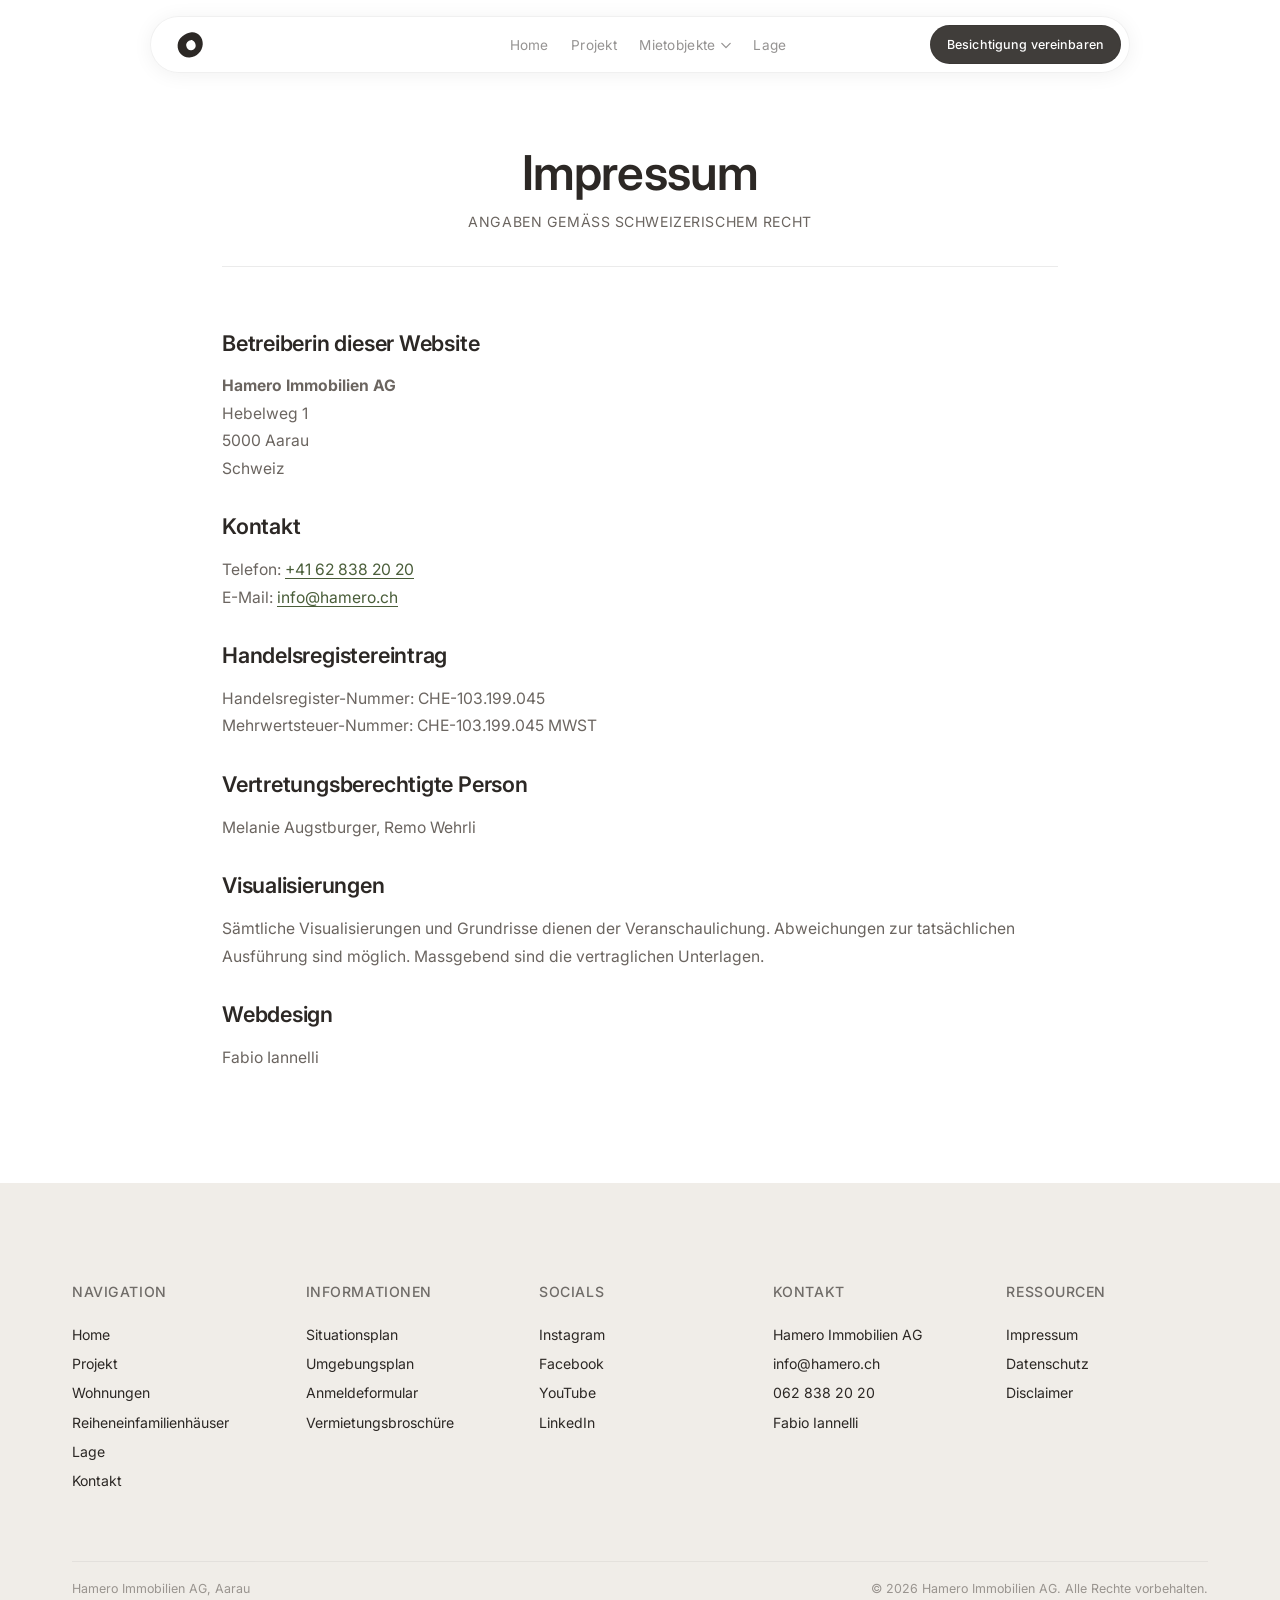
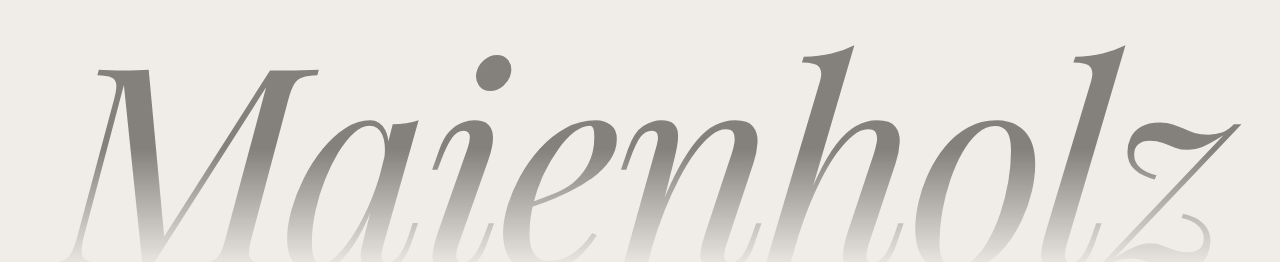
<file: impressum.html>
<!DOCTYPE html>
<html lang="de">
<head>
  <meta charset="UTF-8">
  <meta name="viewport" content="width=device-width, initial-scale=1.0">
  <title>Impressum — Überbauung Maienholz</title>
  <meta name="description" content="Impressum — Hamero Immobilien AG, Aarau. Überbauung Maienholz in Erlinsbach.">
  <meta name="robots" content="noindex, follow">
  <link rel="icon" href="data:image/svg+xml,<svg xmlns='http://www.w3.org/2000/svg' viewBox='0 0 40 40'><path fill-rule='evenodd' d='M22 3C30 2 37.5 9.5 37 19C36.5 28.5 29 36 19.5 36.5C10 37 3 29.5 3.5 20C4 10.5 14 4 22 3ZM21 13.5C17.5 14 14.5 17 15 21C15.5 25 18.5 27.5 22 27C25.5 26.5 28 23.5 27.5 20C27 16.5 24 13 21 13.5Z' fill='%234A5E3A'/></svg>">
  <link rel="preconnect" href="https://fonts.googleapis.com">
  <link rel="preconnect" href="https://fonts.gstatic.com" crossorigin>
  <link href="https://fonts.googleapis.com/css2?family=Inter:wght@300;400;500;600;700&family=Playfair+Display:ital@1&display=swap" rel="stylesheet">
  <link rel="stylesheet" href="css/variables.css">
  <link rel="stylesheet" href="css/base.css">
  <link rel="stylesheet" href="css/layout.css">
  <link rel="stylesheet" href="css/components.css">
  <link rel="stylesheet" href="css/responsive.css">
</head>
<body>
  <!-- Header -->
  <header class="header" id="header">
    <div class="header__inner">
      <a href="index.html" class="header__logo" aria-label="Maienholz — Home"><svg class="header__logo-icon" viewBox="0 0 40 40" fill="currentColor"><path fill-rule="evenodd" d="M22 3C30 2 37.5 9.5 37 19C36.5 28.5 29 36 19.5 36.5C10 37 3 29.5 3.5 20C4 10.5 14 4 22 3ZM21 13.5C17.5 14 14.5 17 15 21C15.5 25 18.5 27.5 22 27C25.5 26.5 28 23.5 27.5 20C27 16.5 24 13 21 13.5Z"/></svg></a>
      <nav>
        <button class="nav__toggle" id="navToggle" aria-label="Menü öffnen">
          <span></span><span></span><span></span>
        </button>
        <div class="nav__overlay" id="navOverlay">
          <ul class="nav__list">
            <li><a href="index.html" class="nav__link">Home</a></li>
            <li><a href="projekt.html" class="nav__link">Projekt</a></li>
            <li class="nav__item nav__item--dropdown">
              <button type="button" class="nav__link nav__link--dropdown" aria-haspopup="true" aria-expanded="false">
                Mietobjekte
                <svg class="nav__caret" viewBox="0 0 12 8" aria-hidden="true"><path d="M1 1.5L6 6.5L11 1.5" fill="none" stroke="currentColor" stroke-width="1.5" stroke-linecap="round" stroke-linejoin="round"/></svg>
              </button>
              <div class="nav__dropdown">
                <a href="wohnungen.html" class="nav__dropdown-link">Wohnungen</a>
                <a href="reihenhaeuser.html" class="nav__dropdown-link">Reiheneinfamilienhäuser</a>
              </div>
            </li>
            <li><a href="lage.html" class="nav__link">Lage</a></li>
            <li class="nav__cta-wrap"><a href="kontakt.html" class="nav__cta">Besichtigung vereinbaren</a></li>
          </ul>
        </div>
        <ul class="nav__list" id="navDesktop">
          <li><a href="index.html" class="nav__link">Home</a></li>
          <li><a href="projekt.html" class="nav__link">Projekt</a></li>
          <li class="nav__item nav__item--dropdown">
            <button type="button" class="nav__link nav__link--dropdown" aria-haspopup="true" aria-expanded="false">
              Mietobjekte
              <svg class="nav__caret" viewBox="0 0 12 8" aria-hidden="true"><path d="M1 1.5L6 6.5L11 1.5" fill="none" stroke="currentColor" stroke-width="1.5" stroke-linecap="round" stroke-linejoin="round"/></svg>
            </button>
            <div class="nav__dropdown">
              <a href="wohnungen.html" class="nav__dropdown-link">Wohnungen</a>
              <a href="reihenhaeuser.html" class="nav__dropdown-link">Reiheneinfamilienhäuser</a>
            </div>
          </li>
          <li><a href="lage.html" class="nav__link">Lage</a></li>
        </ul>
      </nav>
      <a href="kontakt.html" class="header__cta">Besichtigung vereinbaren</a>
    </div>
  </header>

  <main>
    <section class="legal-page">
      <div class="container container--narrow">
        <header class="legal-page__header">
          <h1 class="legal-page__title">Impressum</h1>
          <p class="legal-page__subtitle">Angaben gemäss schweizerischem Recht</p>
        </header>

        <div class="legal-page__content">
          <h2>Betreiberin dieser Website</h2>
          <p>
            <strong>Hamero Immobilien AG</strong><br>
            Hebelweg 1<br>
            5000 Aarau<br>
            Schweiz
          </p>

          <h2>Kontakt</h2>
          <p>
            Telefon: <a href="tel:+41628382020">+41 62 838 20 20</a><br>
            E-Mail: <a href="mailto:info@hamero.ch">info@hamero.ch</a>
          </p>

          <h2>Handelsregistereintrag</h2>
          <p>
            Handelsregister-Nummer: CHE-103.199.045<br>
            Mehrwertsteuer-Nummer: CHE-103.199.045 MWST
          </p>

          <h2>Vertretungsberechtigte Person</h2>
          <p>
            Melanie Augstburger, Remo Wehrli
          </p>

          <h2>Visualisierungen</h2>
          <p>
            Sämtliche Visualisierungen und Grundrisse dienen der Veranschaulichung. Abweichungen zur
            tatsächlichen Ausführung sind möglich. Massgebend sind die vertraglichen Unterlagen.
          </p>

          <h2>Webdesign</h2>
          <p>
            Fabio Iannelli
          </p>
        </div>
      </div>
    </section>
  </main>

  <!-- Footer -->
  <footer class="footer">
    <div class="container">
      <div class="footer__grid">
        <div>
          <p class="footer__title">Navigation</p>
          <ul class="footer__links">
            <li><a href="index.html">Home</a></li>
            <li><a href="projekt.html">Projekt</a></li>
            <li><a href="wohnungen.html">Wohnungen</a></li>
            <li><a href="reihenhaeuser.html">Reiheneinfamilienhäuser</a></li>
            <li><a href="lage.html">Lage</a></li>
            <li><a href="kontakt.html">Kontakt</a></li>
          </ul>
        </div>
        <div>
          <p class="footer__title">Informationen</p>
          <ul class="footer__links">
            <li><a href="images/Adressen%20Maienholz.png" target="_blank">Situationsplan</a></li>
            <li><a href="plans/Umgebungsplan.pdf" target="_blank">Umgebungsplan</a></li>
            <li><a href="plans/Anmeldeformular.pdf" target="_blank">Anmeldeformular</a></li>
            <li><a href="plans/Vermietungsbrosch%C3%BCre%20Maienholz.pdf" target="_blank">Vermietungsbroschüre</a></li>
          </ul>
        </div>
        <div>
          <p class="footer__title">Socials</p>
          <ul class="footer__links footer__social">
            <li><a href="https://www.instagram.com/hameroimmobilienag/" target="_blank" rel="noopener"><svg viewBox="0 0 24 24" fill="none" stroke="currentColor" stroke-width="2" stroke-linecap="round" stroke-linejoin="round"><rect x="2" y="2" width="20" height="20" rx="5"/><path d="M16 11.37A4 4 0 1 1 12.63 8 4 4 0 0 1 16 11.37z"/><line x1="17.5" y1="6.5" x2="17.51" y2="6.5"/></svg>Instagram</a></li>
            <li><a href="https://www.facebook.com/hameroimmobilien/?locale=de_DE" target="_blank" rel="noopener"><svg viewBox="0 0 24 24" fill="none" stroke="currentColor" stroke-width="2" stroke-linecap="round" stroke-linejoin="round"><path d="M18 2h-3a5 5 0 0 0-5 5v3H7v4h3v8h4v-8h3l1-4h-4V7a1 1 0 0 1 1-1h3z"/></svg>Facebook</a></li>
            <li><a href="https://www.youtube.com/@hameroimmobilienag" target="_blank" rel="noopener"><svg viewBox="0 0 24 24" fill="none" stroke="currentColor" stroke-width="2" stroke-linecap="round" stroke-linejoin="round"><path d="M22.54 6.42a2.78 2.78 0 0 0-1.94-2C18.88 4 12 4 12 4s-6.88 0-8.6.46a2.78 2.78 0 0 0-1.94 2A29 29 0 0 0 1 11.75a29 29 0 0 0 .46 5.33A2.78 2.78 0 0 0 3.4 19c1.72.46 8.6.46 8.6.46s6.88 0 8.6-.46a2.78 2.78 0 0 0 1.94-2 29 29 0 0 0 .46-5.25 29 29 0 0 0-.46-5.33z"/><polygon points="9.75 15.02 15.5 11.75 9.75 8.48 9.75 15.02"/></svg>YouTube</a></li>
            <li><a href="https://www.linkedin.com/company/hameroimmobilienag/" target="_blank" rel="noopener"><svg viewBox="0 0 24 24" fill="none" stroke="currentColor" stroke-width="2" stroke-linecap="round" stroke-linejoin="round"><path d="M16 8a6 6 0 0 1 6 6v7h-4v-7a2 2 0 0 0-4 0v7h-4v-7a6 6 0 0 1 6-6z"/><rect x="2" y="9" width="4" height="12"/><circle cx="4" cy="4" r="2"/></svg>LinkedIn</a></li>
          </ul>
        </div>
        <div>
          <p class="footer__title">Kontakt</p>
          <ul class="footer__links">
            <li>Hamero Immobilien AG</li>
            <li><a href="mailto:info@hamero.ch">info@hamero.ch</a></li>
            <li><a href="tel:+41628382020">062 838 20 20</a></li>
            <li>Fabio Iannelli</li>
          </ul>
        </div>
        <div>
          <p class="footer__title">Ressourcen</p>
          <ul class="footer__links">
            <li><a href="impressum.html">Impressum</a></li>
            <li><a href="datenschutz.html">Datenschutz</a></li>
            <li><a href="disclaimer.html">Disclaimer</a></li>
          </ul>
        </div>
      </div>
      <div class="footer__bottom">
        <span>Hamero Immobilien AG, Aarau</span>
        <span>&copy; 2026 Hamero Immobilien AG. Alle Rechte vorbehalten.</span>
      </div>
    </div>
    <div class="footer__brand-clip" data-animate>
      <div class="footer__brand-xl" aria-hidden="true">Maienholz</div>
    </div>
  </footer>

  <script src="js/main.js"></script>
</body>
</html>
</file>
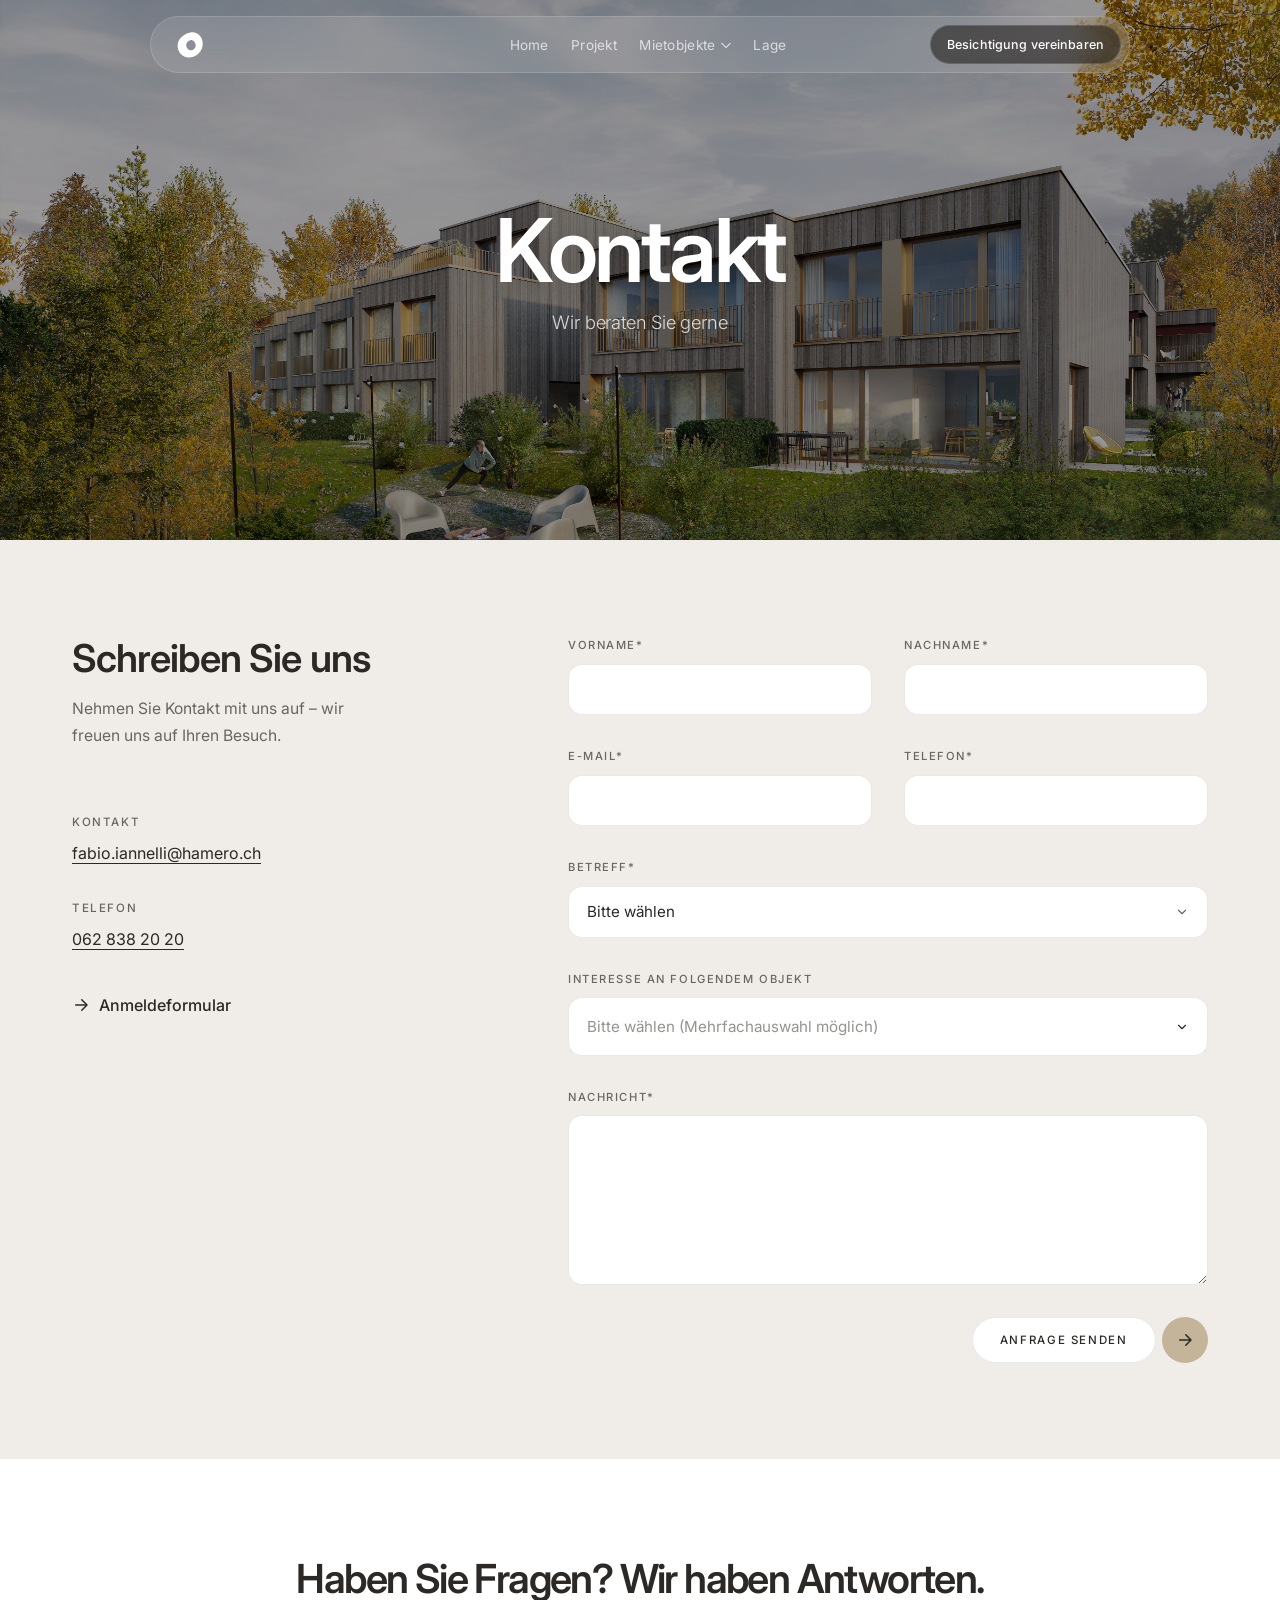
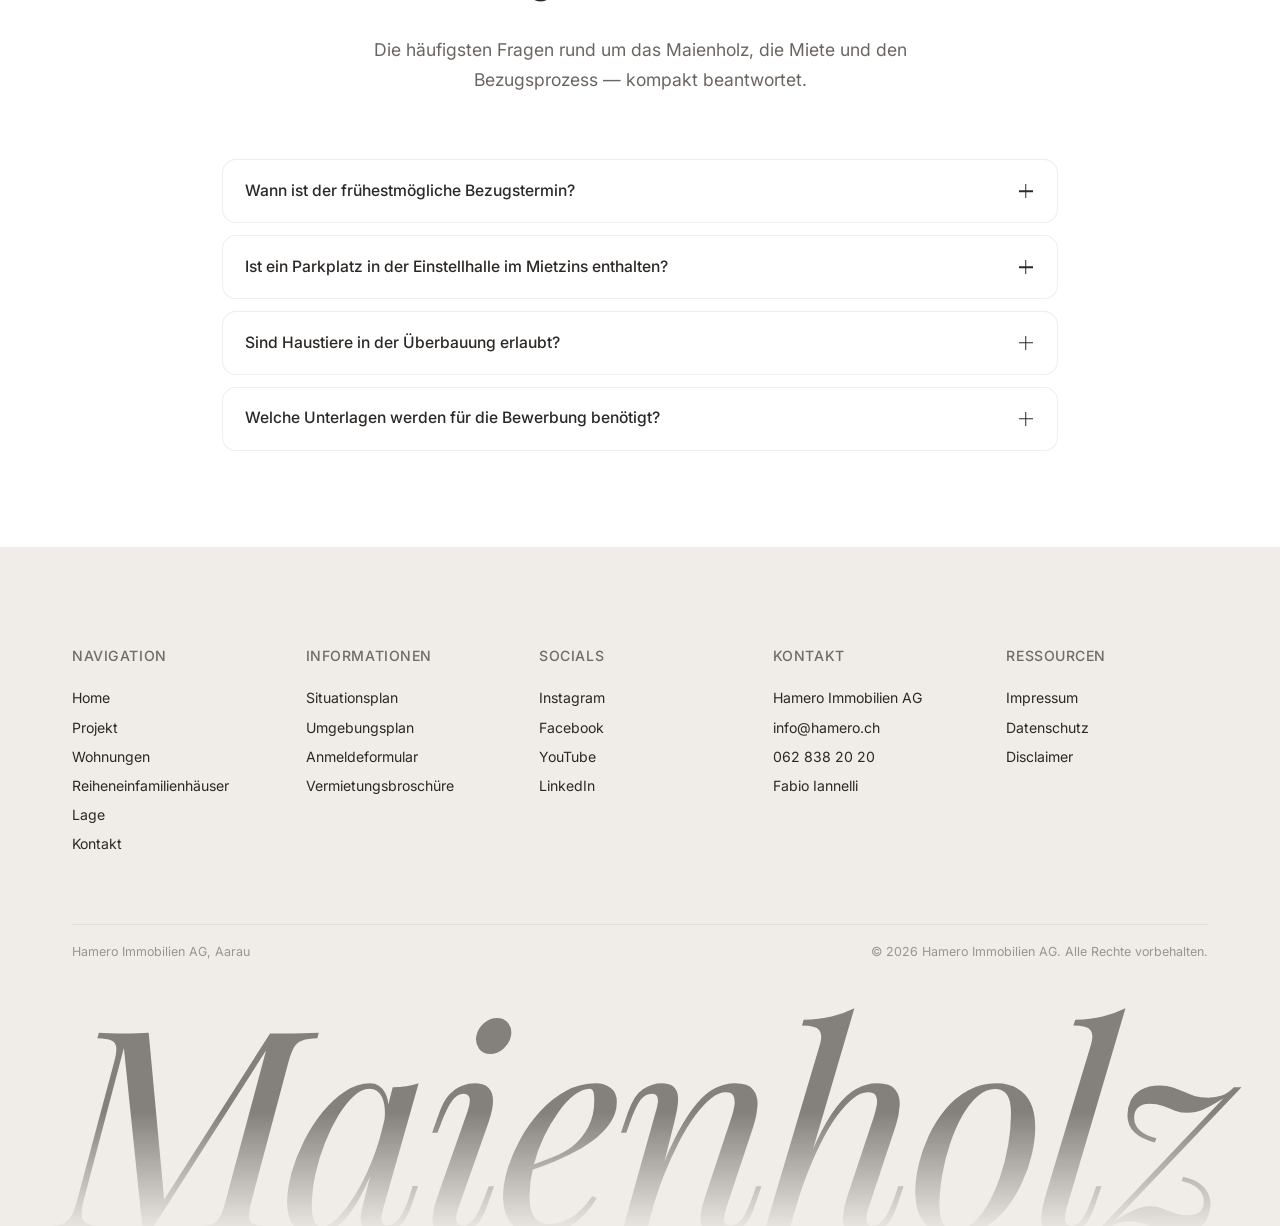
<file: kontakt.html>
<!DOCTYPE html>
<html lang="de">
<head>
  <meta charset="UTF-8">
  <meta name="viewport" content="width=device-width, initial-scale=1.0">
  <title>Kontakt — Überbauung Maienholz</title>
  <meta name="description" content="Kontaktieren Sie Hamero Immobilien AG für Informationen zur Überbauung Maienholz in Erlinsbach. Beratung durch Fabio Iannelli.">
  <link rel="icon" href="data:image/svg+xml,<svg xmlns='http://www.w3.org/2000/svg' viewBox='0 0 40 40'><path fill-rule='evenodd' d='M22 3C30 2 37.5 9.5 37 19C36.5 28.5 29 36 19.5 36.5C10 37 3 29.5 3.5 20C4 10.5 14 4 22 3ZM21 13.5C17.5 14 14.5 17 15 21C15.5 25 18.5 27.5 22 27C25.5 26.5 28 23.5 27.5 20C27 16.5 24 13 21 13.5Z' fill='%234A5E3A'/></svg>">
  <link rel="preconnect" href="https://fonts.googleapis.com">
  <link rel="preconnect" href="https://fonts.gstatic.com" crossorigin>
  <link href="https://fonts.googleapis.com/css2?family=Inter:wght@300;400;500;600;700&family=Playfair+Display:ital@1&display=swap" rel="stylesheet">
  <link rel="stylesheet" href="css/variables.css">
  <link rel="stylesheet" href="css/base.css">
  <link rel="stylesheet" href="css/layout.css">
  <link rel="stylesheet" href="css/components.css">
  <link rel="stylesheet" href="css/responsive.css">
</head>
<body>
  <!-- Header -->
  <header class="header" id="header">
    <div class="header__inner">
      <a href="index.html" class="header__logo" aria-label="Maienholz — Home"><svg class="header__logo-icon" viewBox="0 0 40 40" fill="currentColor"><path fill-rule="evenodd" d="M22 3C30 2 37.5 9.5 37 19C36.5 28.5 29 36 19.5 36.5C10 37 3 29.5 3.5 20C4 10.5 14 4 22 3ZM21 13.5C17.5 14 14.5 17 15 21C15.5 25 18.5 27.5 22 27C25.5 26.5 28 23.5 27.5 20C27 16.5 24 13 21 13.5Z"/></svg></a>
      <nav>
        <button class="nav__toggle" id="navToggle" aria-label="Menü öffnen">
          <span></span><span></span><span></span>
        </button>
        <div class="nav__overlay" id="navOverlay">
          <ul class="nav__list">
            <li><a href="index.html" class="nav__link">Home</a></li>
            <li><a href="projekt.html" class="nav__link">Projekt</a></li>
            <li class="nav__item nav__item--dropdown">
              <button type="button" class="nav__link nav__link--dropdown" aria-haspopup="true" aria-expanded="false">
                Mietobjekte
                <svg class="nav__caret" viewBox="0 0 12 8" aria-hidden="true"><path d="M1 1.5L6 6.5L11 1.5" fill="none" stroke="currentColor" stroke-width="1.5" stroke-linecap="round" stroke-linejoin="round"/></svg>
              </button>
              <div class="nav__dropdown">
                <a href="wohnungen.html" class="nav__dropdown-link">Wohnungen</a>
                <a href="reihenhaeuser.html" class="nav__dropdown-link">Reiheneinfamilienhäuser</a>
              </div>
            </li>
            <li><a href="lage.html" class="nav__link">Lage</a></li>
            <li class="nav__cta-wrap"><a href="kontakt.html" class="nav__cta">Besichtigung vereinbaren</a></li>
          </ul>
        </div>
        <ul class="nav__list" id="navDesktop">
          <li><a href="index.html" class="nav__link">Home</a></li>
          <li><a href="projekt.html" class="nav__link">Projekt</a></li>
          <li class="nav__item nav__item--dropdown">
            <button type="button" class="nav__link nav__link--dropdown" aria-haspopup="true" aria-expanded="false">
              Mietobjekte
              <svg class="nav__caret" viewBox="0 0 12 8" aria-hidden="true"><path d="M1 1.5L6 6.5L11 1.5" fill="none" stroke="currentColor" stroke-width="1.5" stroke-linecap="round" stroke-linejoin="round"/></svg>
            </button>
            <div class="nav__dropdown">
              <a href="wohnungen.html" class="nav__dropdown-link">Wohnungen</a>
              <a href="reihenhaeuser.html" class="nav__dropdown-link">Reiheneinfamilienhäuser</a>
            </div>
          </li>
          <li><a href="lage.html" class="nav__link">Lage</a></li>
        </ul>
      </nav>
      <a href="kontakt.html" class="header__cta">Besichtigung vereinbaren</a>
    </div>
  </header>

  <main>
    <!-- Hero -->
    <section class="hero hero--half">
      <div class="hero__bg">
        <img src="images/reihenhaus.jpg" alt="Reiheneinfamilienhäuser der Überbauung Maienholz">
        <div class="hero__overlay"></div>
      </div>
      <div class="hero__content">
        <h1 class="hero__title">Kontakt</h1>
        <p class="hero__subtitle">Wir beraten Sie gerne</p>
      </div>
    </section>

    <!-- Contact — new layout -->
    <section class="section section--cream">
      <div class="container">
        <div class="kontakt-grid" data-animate>
          <!-- Left: contact info -->
          <div class="kontakt-grid__left">
            <h2 class="kontakt-grid__title">Schreiben Sie uns</h2>
            <p class="kontakt-grid__intro">Nehmen Sie Kontakt mit uns auf – wir freuen uns auf Ihren Besuch.</p>
            <div class="kontakt-grid__info">
              <p class="kontakt-grid__label">Kontakt</p>
              <a href="mailto:fabio.iannelli@hamero.ch" class="kontakt-grid__value">fabio.iannelli@hamero.ch</a>
            </div>
            <div class="kontakt-grid__info">
              <p class="kontakt-grid__label">Telefon</p>
              <a href="tel:+41628382020" class="kontakt-grid__value">062 838 20 20</a>
            </div>
            <a href="plans/Anmeldeformular.pdf" target="_blank" class="kontakt-grid__form-link">
              <svg viewBox="0 0 24 24" fill="none" stroke="currentColor" stroke-width="2" stroke-linecap="round" stroke-linejoin="round" aria-hidden="true"><path d="M5 12h14"/><path d="M13 5l7 7-7 7"/></svg>
              Anmeldeformular
            </a>
          </div>

          <!-- Right: form -->
          <div class="kontakt-grid__right">
            <form id="contactForm" class="kontakt-form" action="https://api.web3forms.com/submit" method="POST">
              <!-- Web3Forms config: delivers submissions to fi@hamero.ch -->
              <input type="hidden" name="access_key" value="00b19baa-5664-44bc-88a1-528a408f074f">
              <input type="hidden" name="subject" value="Neue Anfrage über Maienholz Website">
              <input type="hidden" name="from_name" value="Maienholz Website">
              <!-- Honeypot field to filter spam -->
              <input type="checkbox" name="botcheck" style="display:none" tabindex="-1" autocomplete="off">

              <div class="kontakt-form__row">
                <div class="kontakt-form__group">
                  <label class="kontakt-form__label" for="vorname">Vorname*</label>
                  <input class="kontakt-form__input" type="text" id="vorname" name="firstname" required>
                </div>
                <div class="kontakt-form__group">
                  <label class="kontakt-form__label" for="nachname">Nachname*</label>
                  <input class="kontakt-form__input" type="text" id="nachname" name="lastname" required>
                </div>
              </div>

              <div class="kontakt-form__row">
                <div class="kontakt-form__group">
                  <label class="kontakt-form__label" for="email">E-Mail*</label>
                  <input class="kontakt-form__input" type="email" id="email" name="email" required>
                </div>
                <div class="kontakt-form__group">
                  <label class="kontakt-form__label" for="telefon">Telefon*</label>
                  <input class="kontakt-form__input" type="tel" id="telefon" name="phone" required>
                </div>
              </div>

              <div class="kontakt-form__group">
                <label class="kontakt-form__label" for="betreff">Betreff*</label>
                <select class="kontakt-form__select" id="betreff" name="betreff" required>
                  <option value="">Bitte wählen</option>
                  <option value="Besichtigung">Besichtigung vereinbaren</option>
                  <option value="Mietobjekt">Frage zu einem Mietobjekt</option>
                  <option value="Allgemein">Allgemeine Informationen</option>
                  <option value="Sonstiges">Sonstiges</option>
                </select>
              </div>

              <div class="kontakt-form__group">
                <label class="kontakt-form__label">Interesse an folgendem Objekt</label>
                <details class="kontakt-form__multiselect" id="objektDropdown">
                  <summary class="kontakt-form__multiselect-trigger">
                    <span class="kontakt-form__multiselect-placeholder" data-default="Bitte wählen (Mehrfachauswahl möglich)">Bitte wählen (Mehrfachauswahl möglich)</span>
                    <svg viewBox="0 0 24 24" fill="none" stroke="currentColor" stroke-width="2" stroke-linecap="round" stroke-linejoin="round"><polyline points="6 9 12 15 18 9"/></svg>
                  </summary>
                  <div class="kontakt-form__multiselect-panel">
                    <div class="kontakt-form__multiselect-group">
                      <p class="kontakt-form__multiselect-group-title">Mehrfamilienhäuser</p>
                      <label class="kontakt-form__multiselect-option"><input type="checkbox" name="objekt[]" value="Wohnung C1.1"><span>Wohnung C1.1</span></label>
                      <label class="kontakt-form__multiselect-option"><input type="checkbox" name="objekt[]" value="Wohnung C1.101"><span>Wohnung C1.101</span></label>
                      <label class="kontakt-form__multiselect-option"><input type="checkbox" name="objekt[]" value="Wohnung C1.102"><span>Wohnung C1.102</span></label>
                      <label class="kontakt-form__multiselect-option"><input type="checkbox" name="objekt[]" value="Wohnung C1.201 (Attika)"><span>Wohnung C1.201 (Attika)</span></label>
                      <label class="kontakt-form__multiselect-option"><input type="checkbox" name="objekt[]" value="Wohnung C2.1"><span>Wohnung C2.1</span></label>
                      <label class="kontakt-form__multiselect-option"><input type="checkbox" name="objekt[]" value="Wohnung C2.101"><span>Wohnung C2.101</span></label>
                      <label class="kontakt-form__multiselect-option"><input type="checkbox" name="objekt[]" value="Wohnung C2.102"><span>Wohnung C2.102</span></label>
                      <label class="kontakt-form__multiselect-option"><input type="checkbox" name="objekt[]" value="Wohnung C2.201 (Attika)"><span>Wohnung C2.201 (Attika)</span></label>
                    </div>
                    <div class="kontakt-form__multiselect-group">
                      <p class="kontakt-form__multiselect-group-title">Reihenhäuser</p>
                      <label class="kontakt-form__multiselect-option"><input type="checkbox" name="objekt[]" value="Reihenhaus A1"><span>Reihenhaus A1</span></label>
                      <label class="kontakt-form__multiselect-option"><input type="checkbox" name="objekt[]" value="Reihenhaus A2"><span>Reihenhaus A2</span></label>
                      <label class="kontakt-form__multiselect-option"><input type="checkbox" name="objekt[]" value="Reihenhaus A3"><span>Reihenhaus A3</span></label>
                      <label class="kontakt-form__multiselect-option"><input type="checkbox" name="objekt[]" value="Reihenhaus A4"><span>Reihenhaus A4</span></label>
                      <label class="kontakt-form__multiselect-option"><input type="checkbox" name="objekt[]" value="Reihenhaus A5"><span>Reihenhaus A5</span></label>
                      <label class="kontakt-form__multiselect-option"><input type="checkbox" name="objekt[]" value="Reihenhaus B1"><span>Reihenhaus B1</span></label>
                      <label class="kontakt-form__multiselect-option"><input type="checkbox" name="objekt[]" value="Reihenhaus B2"><span>Reihenhaus B2</span></label>
                    </div>
                  </div>
                </details>
              </div>

              <div class="kontakt-form__group">
                <label class="kontakt-form__label" for="nachricht">Nachricht*</label>
                <textarea class="kontakt-form__textarea" id="nachricht" name="message" required></textarea>
              </div>

              <div class="kontakt-form__submit-wrap">
                <button type="submit" class="kontakt-form__submit">Anfrage senden</button>
                <button type="submit" class="kontakt-form__submit-arrow" aria-label="Senden">
                  <svg viewBox="0 0 24 24" fill="none" stroke="currentColor" stroke-width="2" stroke-linecap="round" stroke-linejoin="round"><path d="M5 12h14M13 5l7 7-7 7"/></svg>
                </button>
              </div>
            </form>

            <div class="form__success" id="formSuccess">
              <h3>Vielen Dank für Ihre Anfrage!</h3>
              <p>Wir werden uns in Kürze bei Ihnen melden.</p>
            </div>
          </div>
        </div>
      </div>
    </section>

    <!-- FAQ -->
    <section class="section">
      <div class="container container--narrow" data-animate>
        <h2 class="section__title">Haben Sie Fragen? Wir haben Antworten.</h2>
        <p class="section__subtitle">Die häufigsten Fragen rund um das Maienholz, die Miete und den Bezugsprozess — kompakt beantwortet.</p>
        <div class="faq-list">
          <details class="faq-item">
            <summary class="faq-item__q">
              <span>Wann ist der frühestmögliche Bezugstermin?</span>
              <span class="faq-item__icon" aria-hidden="true"></span>
            </summary>
            <div class="faq-item__a"><p>Der Bezug ist ab dem 1. Oktober 2026 möglich.</p></div>
          </details>
          <details class="faq-item">
            <summary class="faq-item__q">
              <span>Ist ein Parkplatz in der Einstellhalle im Mietzins enthalten?</span>
              <span class="faq-item__icon" aria-hidden="true"></span>
            </summary>
            <div class="faq-item__a"><p>32 grosszügige Einstellplätze in der gemeinsamen Tiefgarage bieten komfortables und wettergeschütztes Parkieren direkt im Haus. Davon sind 3 Parkplätze rollstuhlgängig ausgeführt und gewährleisten einen barrierefreien Zugang. Die Einstellplätze stehen optional für CHF 130.00 pro Monat zur Verfügung. Übergrosse Parkplätze können für CHF 140.00 pro Monat gemietet werden. Zusätzlich fallen pauschale Spesen in Höhe von CHF 10.00 an.</p></div>
          </details>
          <details class="faq-item">
            <summary class="faq-item__q">
              <span>Sind Haustiere in der Überbauung erlaubt?</span>
              <span class="faq-item__icon" aria-hidden="true"></span>
            </summary>
            <div class="faq-item__a"><p>Haustiere sind nur mit vorgängiger schriftlicher Zustimmung der Verwaltung erlaubt.</p></div>
          </details>
          <details class="faq-item">
            <summary class="faq-item__q">
              <span>Welche Unterlagen werden für die Bewerbung benötigt?</span>
              <span class="faq-item__icon" aria-hidden="true"></span>
            </summary>
            <div class="faq-item__a"><p>Für die Bewerbung werden ein aktueller Betreibungsregisterauszug (nicht älter als drei Monate), ein vollständig ausgefülltes Anmeldeformular sowie Kopien der Ausweise aller Vertragsparteien benötigt.</p></div>
          </details>
        </div>
      </div>
    </section>

  </main>

  <!-- Footer -->
  <footer class="footer">
    <div class="container">
      <div class="footer__grid">
        <div>
          <p class="footer__title">Navigation</p>
          <ul class="footer__links">
            <li><a href="index.html">Home</a></li>
            <li><a href="projekt.html">Projekt</a></li>
            <li><a href="wohnungen.html">Wohnungen</a></li>
            <li><a href="reihenhaeuser.html">Reiheneinfamilienhäuser</a></li>
            <li><a href="lage.html">Lage</a></li>
            <li><a href="kontakt.html">Kontakt</a></li>
          </ul>
        </div>
        <div>
          <p class="footer__title">Informationen</p>
          <ul class="footer__links">
            <li><a href="images/Adressen%20Maienholz.png" target="_blank">Situationsplan</a></li>
            <li><a href="plans/Umgebungsplan.pdf" target="_blank">Umgebungsplan</a></li>
            <li><a href="plans/Anmeldeformular.pdf" target="_blank">Anmeldeformular</a></li>
            <li><a href="plans/Vermietungsbrosch%C3%BCre%20Maienholz.pdf" target="_blank">Vermietungsbroschüre</a></li>
          </ul>
        </div>
        <div>
          <p class="footer__title">Socials</p>
          <ul class="footer__links footer__social">
            <li><a href="https://www.instagram.com/hameroimmobilienag/" target="_blank" rel="noopener"><svg viewBox="0 0 24 24" fill="none" stroke="currentColor" stroke-width="2" stroke-linecap="round" stroke-linejoin="round"><rect x="2" y="2" width="20" height="20" rx="5"/><path d="M16 11.37A4 4 0 1 1 12.63 8 4 4 0 0 1 16 11.37z"/><line x1="17.5" y1="6.5" x2="17.51" y2="6.5"/></svg>Instagram</a></li>
            <li><a href="https://www.facebook.com/hameroimmobilien/?locale=de_DE" target="_blank" rel="noopener"><svg viewBox="0 0 24 24" fill="none" stroke="currentColor" stroke-width="2" stroke-linecap="round" stroke-linejoin="round"><path d="M18 2h-3a5 5 0 0 0-5 5v3H7v4h3v8h4v-8h3l1-4h-4V7a1 1 0 0 1 1-1h3z"/></svg>Facebook</a></li>
            <li><a href="https://www.youtube.com/@hameroimmobilienag" target="_blank" rel="noopener"><svg viewBox="0 0 24 24" fill="none" stroke="currentColor" stroke-width="2" stroke-linecap="round" stroke-linejoin="round"><path d="M22.54 6.42a2.78 2.78 0 0 0-1.94-2C18.88 4 12 4 12 4s-6.88 0-8.6.46a2.78 2.78 0 0 0-1.94 2A29 29 0 0 0 1 11.75a29 29 0 0 0 .46 5.33A2.78 2.78 0 0 0 3.4 19c1.72.46 8.6.46 8.6.46s6.88 0 8.6-.46a2.78 2.78 0 0 0 1.94-2 29 29 0 0 0 .46-5.25 29 29 0 0 0-.46-5.33z"/><polygon points="9.75 15.02 15.5 11.75 9.75 8.48 9.75 15.02"/></svg>YouTube</a></li>
            <li><a href="https://www.linkedin.com/company/hameroimmobilienag/" target="_blank" rel="noopener"><svg viewBox="0 0 24 24" fill="none" stroke="currentColor" stroke-width="2" stroke-linecap="round" stroke-linejoin="round"><path d="M16 8a6 6 0 0 1 6 6v7h-4v-7a2 2 0 0 0-4 0v7h-4v-7a6 6 0 0 1 6-6z"/><rect x="2" y="9" width="4" height="12"/><circle cx="4" cy="4" r="2"/></svg>LinkedIn</a></li>
          </ul>
        </div>
        <div>
          <p class="footer__title">Kontakt</p>
          <ul class="footer__links">
            <li>Hamero Immobilien AG</li>
            <li><a href="mailto:info@hamero.ch">info@hamero.ch</a></li>
            <li><a href="tel:+41628382020">062 838 20 20</a></li>
            <li>Fabio Iannelli</li>
          </ul>
        </div>
        <div>
          <p class="footer__title">Ressourcen</p>
          <ul class="footer__links">
            <li><a href="impressum.html">Impressum</a></li>
            <li><a href="datenschutz.html">Datenschutz</a></li>
            <li><a href="disclaimer.html">Disclaimer</a></li>
          </ul>
        </div>
      </div>
      <div class="footer__bottom">
        <span>Hamero Immobilien AG, Aarau</span>
        <span>&copy; 2026 Hamero Immobilien AG. Alle Rechte vorbehalten.</span>
      </div>
    </div>
    <div class="footer__brand-clip" data-animate>
      <div class="footer__brand-xl" aria-hidden="true">Maienholz</div>
    </div>
  </footer>

  <script src="js/main.js"></script>
  <script src="js/contact.js"></script>
</body>
</html>
</file>
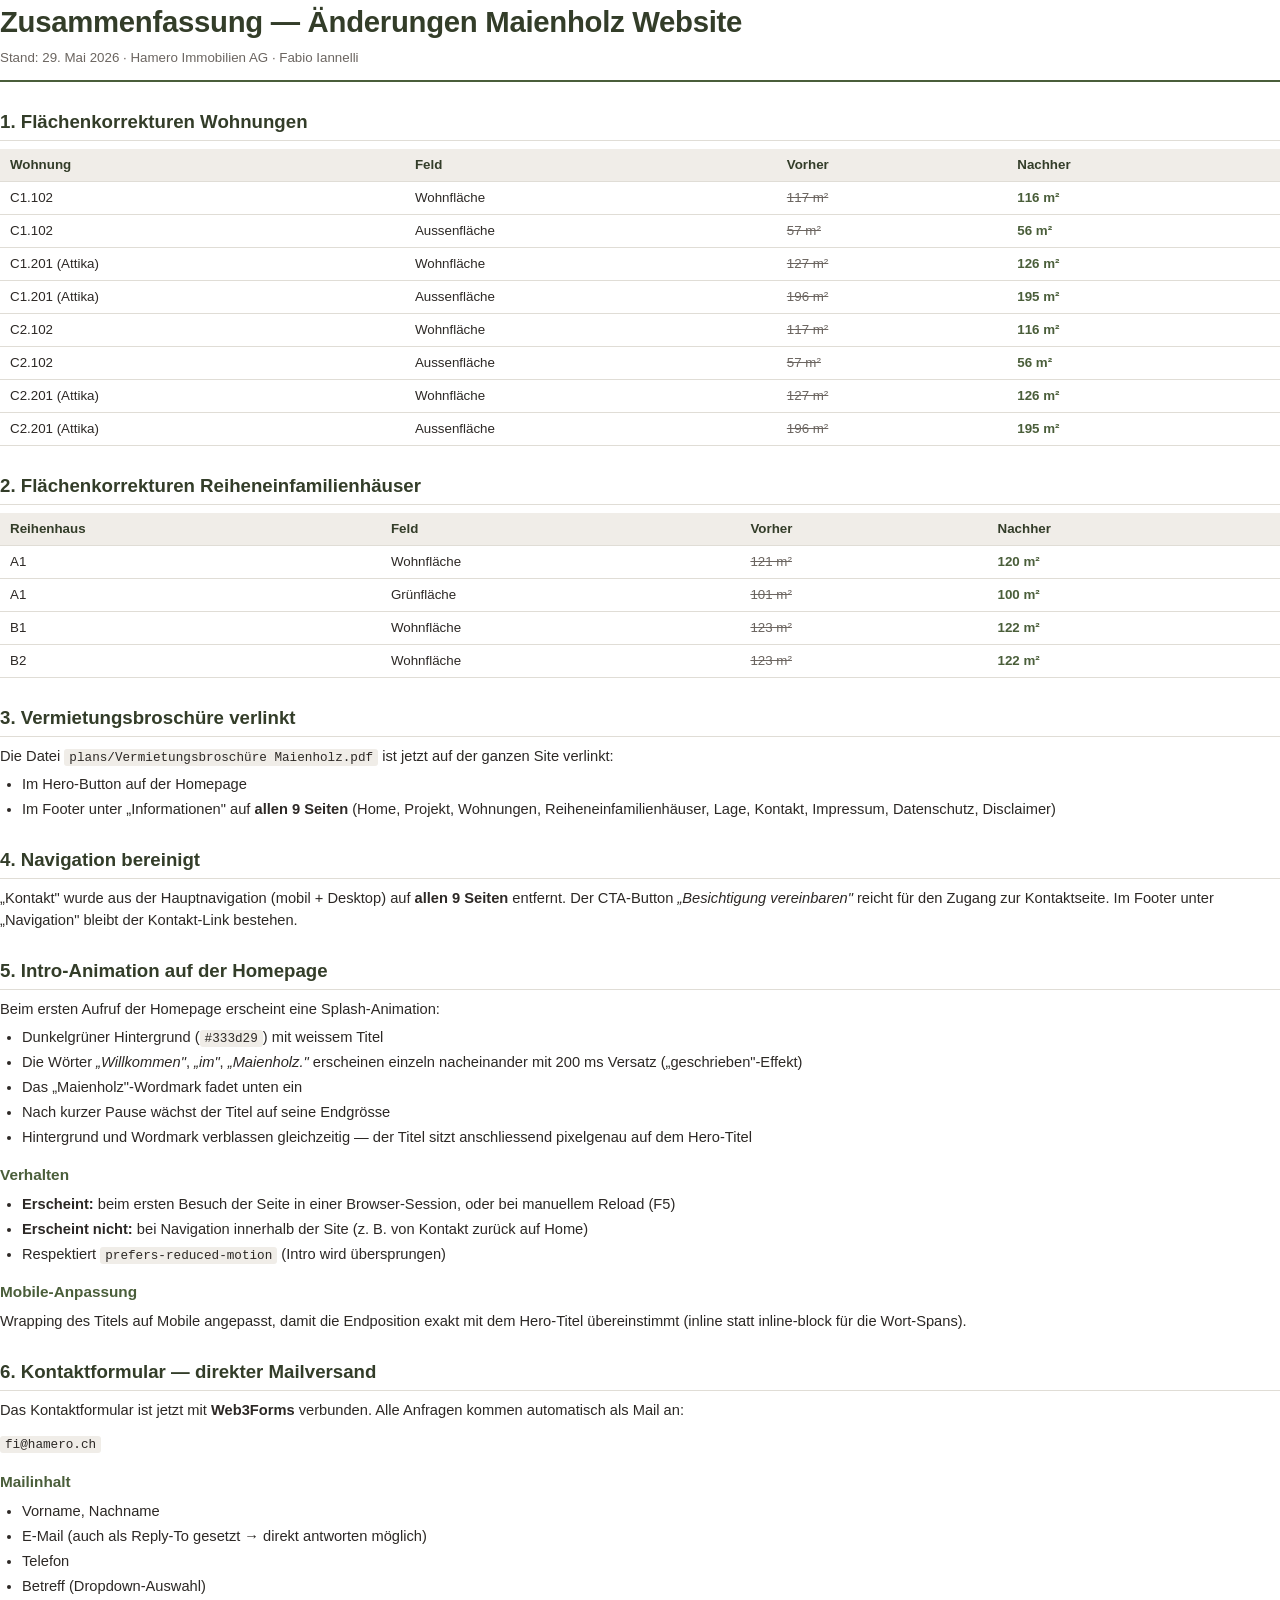
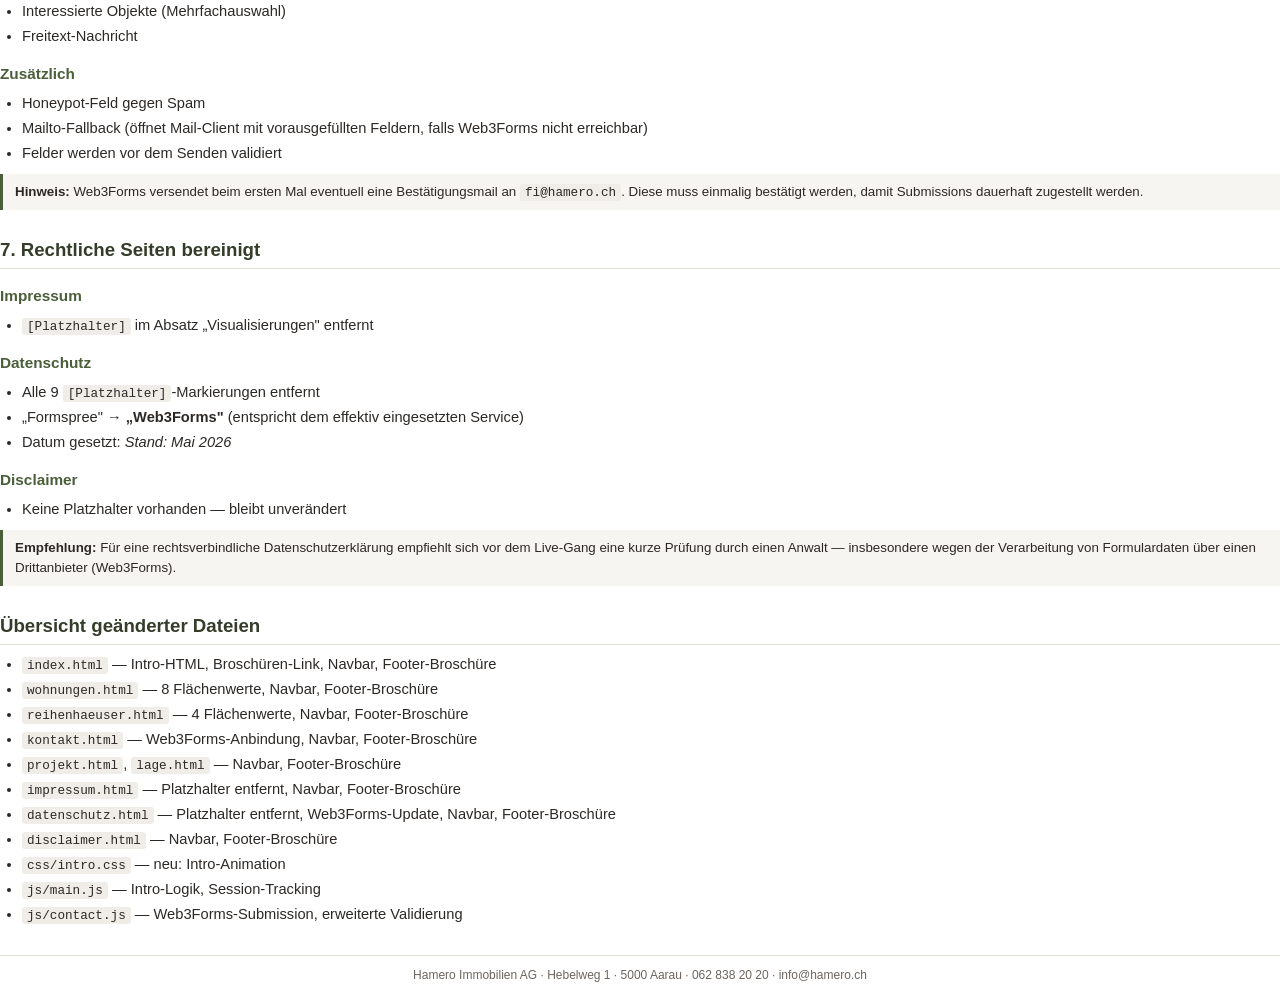
<file: Zusammenfassung_2026-05-29.html>
<!DOCTYPE html>
<html lang="de">
<head>
<meta charset="UTF-8">
<title>Zusammenfassung Änderungen Maienholz Website — 29.05.2026</title>
<style>
  @page { size: A4; margin: 20mm 18mm; }
  * { box-sizing: border-box; }
  body {
    font-family: 'Segoe UI', 'Helvetica Neue', Arial, sans-serif;
    color: #2c2825;
    line-height: 1.5;
    font-size: 11pt;
    margin: 0;
  }
  header.doc-header {
    border-bottom: 2px solid #4a5e3a;
    padding-bottom: 12px;
    margin-bottom: 22px;
  }
  header.doc-header h1 {
    font-size: 22pt;
    margin: 0 0 4px;
    color: #333d29;
    letter-spacing: -0.01em;
  }
  header.doc-header .meta {
    color: #6b6560;
    font-size: 10pt;
  }
  h2 {
    font-size: 14pt;
    color: #333d29;
    margin: 26px 0 8px;
    padding-bottom: 4px;
    border-bottom: 1px solid #e0ddd6;
    page-break-after: avoid;
  }
  h3 {
    font-size: 11.5pt;
    margin: 16px 0 4px;
    color: #4a5e3a;
    page-break-after: avoid;
  }
  p { margin: 6px 0; }
  ul { margin: 6px 0 10px 0; padding-left: 22px; }
  li { margin-bottom: 3px; }
  table {
    width: 100%;
    border-collapse: collapse;
    margin: 8px 0 14px;
    font-size: 10pt;
  }
  th, td {
    text-align: left;
    padding: 6px 10px;
    border-bottom: 1px solid #e0ddd6;
  }
  th {
    background: #f0ede8;
    font-weight: 600;
    color: #333d29;
  }
  .old { color: #6b6560; text-decoration: line-through; }
  .new { color: #4a5e3a; font-weight: 600; }
  code {
    font-family: 'Consolas', 'Courier New', monospace;
    background: #f0ede8;
    padding: 1px 5px;
    border-radius: 3px;
    font-size: 9.5pt;
  }
  .section { page-break-inside: avoid; margin-bottom: 8px; }
  .note {
    background: #f7f5f2;
    border-left: 3px solid #4a5e3a;
    padding: 8px 12px;
    margin: 10px 0;
    font-size: 10pt;
  }
  footer.doc-footer {
    margin-top: 30px;
    padding-top: 10px;
    border-top: 1px solid #e0ddd6;
    color: #6b6560;
    font-size: 9pt;
    text-align: center;
  }
</style>
</head>
<body>

<header class="doc-header">
  <h1>Zusammenfassung — Änderungen Maienholz Website</h1>
  <div class="meta">Stand: 29. Mai 2026 · Hamero Immobilien AG · Fabio Iannelli</div>
</header>

<div class="section">
  <h2>1. Flächenkorrekturen Wohnungen</h2>
  <table>
    <thead>
      <tr><th>Wohnung</th><th>Feld</th><th>Vorher</th><th>Nachher</th></tr>
    </thead>
    <tbody>
      <tr><td>C1.102</td><td>Wohnfläche</td><td class="old">117 m²</td><td class="new">116 m²</td></tr>
      <tr><td>C1.102</td><td>Aussenfläche</td><td class="old">57 m²</td><td class="new">56 m²</td></tr>
      <tr><td>C1.201 (Attika)</td><td>Wohnfläche</td><td class="old">127 m²</td><td class="new">126 m²</td></tr>
      <tr><td>C1.201 (Attika)</td><td>Aussenfläche</td><td class="old">196 m²</td><td class="new">195 m²</td></tr>
      <tr><td>C2.102</td><td>Wohnfläche</td><td class="old">117 m²</td><td class="new">116 m²</td></tr>
      <tr><td>C2.102</td><td>Aussenfläche</td><td class="old">57 m²</td><td class="new">56 m²</td></tr>
      <tr><td>C2.201 (Attika)</td><td>Wohnfläche</td><td class="old">127 m²</td><td class="new">126 m²</td></tr>
      <tr><td>C2.201 (Attika)</td><td>Aussenfläche</td><td class="old">196 m²</td><td class="new">195 m²</td></tr>
    </tbody>
  </table>
</div>

<div class="section">
  <h2>2. Flächenkorrekturen Reiheneinfamilienhäuser</h2>
  <table>
    <thead>
      <tr><th>Reihenhaus</th><th>Feld</th><th>Vorher</th><th>Nachher</th></tr>
    </thead>
    <tbody>
      <tr><td>A1</td><td>Wohnfläche</td><td class="old">121 m²</td><td class="new">120 m²</td></tr>
      <tr><td>A1</td><td>Grünfläche</td><td class="old">101 m²</td><td class="new">100 m²</td></tr>
      <tr><td>B1</td><td>Wohnfläche</td><td class="old">123 m²</td><td class="new">122 m²</td></tr>
      <tr><td>B2</td><td>Wohnfläche</td><td class="old">123 m²</td><td class="new">122 m²</td></tr>
    </tbody>
  </table>
</div>

<div class="section">
  <h2>3. Vermietungsbroschüre verlinkt</h2>
  <p>Die Datei <code>plans/Vermietungsbroschüre Maienholz.pdf</code> ist jetzt auf der ganzen Site verlinkt:</p>
  <ul>
    <li>Im Hero-Button auf der Homepage</li>
    <li>Im Footer unter „Informationen" auf <strong>allen 9 Seiten</strong> (Home, Projekt, Wohnungen, Reiheneinfamilienhäuser, Lage, Kontakt, Impressum, Datenschutz, Disclaimer)</li>
  </ul>
</div>

<div class="section">
  <h2>4. Navigation bereinigt</h2>
  <p>„Kontakt" wurde aus der Hauptnavigation (mobil + Desktop) auf <strong>allen 9 Seiten</strong> entfernt. Der CTA-Button <em>„Besichtigung vereinbaren"</em> reicht für den Zugang zur Kontaktseite. Im Footer unter „Navigation" bleibt der Kontakt-Link bestehen.</p>
</div>

<div class="section">
  <h2>5. Intro-Animation auf der Homepage</h2>
  <p>Beim ersten Aufruf der Homepage erscheint eine Splash-Animation:</p>
  <ul>
    <li>Dunkelgrüner Hintergrund (<code>#333d29</code>) mit weissem Titel</li>
    <li>Die Wörter <em>„Willkommen"</em>, <em>„im"</em>, <em>„Maienholz."</em> erscheinen einzeln nacheinander mit 200 ms Versatz („geschrieben"-Effekt)</li>
    <li>Das „Maienholz"-Wordmark fadet unten ein</li>
    <li>Nach kurzer Pause wächst der Titel auf seine Endgrösse</li>
    <li>Hintergrund und Wordmark verblassen gleichzeitig — der Titel sitzt anschliessend pixelgenau auf dem Hero-Titel</li>
  </ul>
  <h3>Verhalten</h3>
  <ul>
    <li><strong>Erscheint:</strong> beim ersten Besuch der Seite in einer Browser-Session, oder bei manuellem Reload (F5)</li>
    <li><strong>Erscheint nicht:</strong> bei Navigation innerhalb der Site (z. B. von Kontakt zurück auf Home)</li>
    <li>Respektiert <code>prefers-reduced-motion</code> (Intro wird übersprungen)</li>
  </ul>
  <h3>Mobile-Anpassung</h3>
  <p>Wrapping des Titels auf Mobile angepasst, damit die Endposition exakt mit dem Hero-Titel übereinstimmt (inline statt inline-block für die Wort-Spans).</p>
</div>

<div class="section">
  <h2>6. Kontaktformular — direkter Mailversand</h2>
  <p>Das Kontaktformular ist jetzt mit <strong>Web3Forms</strong> verbunden. Alle Anfragen kommen automatisch als Mail an:</p>
  <p style="font-size: 12pt; margin: 10px 0;"><code>fi@hamero.ch</code></p>
  <h3>Mailinhalt</h3>
  <ul>
    <li>Vorname, Nachname</li>
    <li>E-Mail (auch als Reply-To gesetzt → direkt antworten möglich)</li>
    <li>Telefon</li>
    <li>Betreff (Dropdown-Auswahl)</li>
    <li>Interessierte Objekte (Mehrfachauswahl)</li>
    <li>Freitext-Nachricht</li>
  </ul>
  <h3>Zusätzlich</h3>
  <ul>
    <li>Honeypot-Feld gegen Spam</li>
    <li>Mailto-Fallback (öffnet Mail-Client mit vorausgefüllten Feldern, falls Web3Forms nicht erreichbar)</li>
    <li>Felder werden vor dem Senden validiert</li>
  </ul>
  <div class="note">
    <strong>Hinweis:</strong> Web3Forms versendet beim ersten Mal eventuell eine Bestätigungsmail an <code>fi@hamero.ch</code>. Diese muss einmalig bestätigt werden, damit Submissions dauerhaft zugestellt werden.
  </div>
</div>

<div class="section">
  <h2>7. Rechtliche Seiten bereinigt</h2>
  <h3>Impressum</h3>
  <ul>
    <li><code>[Platzhalter]</code> im Absatz „Visualisierungen" entfernt</li>
  </ul>
  <h3>Datenschutz</h3>
  <ul>
    <li>Alle 9 <code>[Platzhalter]</code>-Markierungen entfernt</li>
    <li>„Formspree" → <strong>„Web3Forms"</strong> (entspricht dem effektiv eingesetzten Service)</li>
    <li>Datum gesetzt: <em>Stand: Mai 2026</em></li>
  </ul>
  <h3>Disclaimer</h3>
  <ul>
    <li>Keine Platzhalter vorhanden — bleibt unverändert</li>
  </ul>
  <div class="note">
    <strong>Empfehlung:</strong> Für eine rechtsverbindliche Datenschutzerklärung empfiehlt sich vor dem Live-Gang eine kurze Prüfung durch einen Anwalt — insbesondere wegen der Verarbeitung von Formulardaten über einen Drittanbieter (Web3Forms).
  </div>
</div>

<div class="section">
  <h2>Übersicht geänderter Dateien</h2>
  <ul>
    <li><code>index.html</code> — Intro-HTML, Broschüren-Link, Navbar, Footer-Broschüre</li>
    <li><code>wohnungen.html</code> — 8 Flächenwerte, Navbar, Footer-Broschüre</li>
    <li><code>reihenhaeuser.html</code> — 4 Flächenwerte, Navbar, Footer-Broschüre</li>
    <li><code>kontakt.html</code> — Web3Forms-Anbindung, Navbar, Footer-Broschüre</li>
    <li><code>projekt.html</code>, <code>lage.html</code> — Navbar, Footer-Broschüre</li>
    <li><code>impressum.html</code> — Platzhalter entfernt, Navbar, Footer-Broschüre</li>
    <li><code>datenschutz.html</code> — Platzhalter entfernt, Web3Forms-Update, Navbar, Footer-Broschüre</li>
    <li><code>disclaimer.html</code> — Navbar, Footer-Broschüre</li>
    <li><code>css/intro.css</code> — neu: Intro-Animation</li>
    <li><code>js/main.js</code> — Intro-Logik, Session-Tracking</li>
    <li><code>js/contact.js</code> — Web3Forms-Submission, erweiterte Validierung</li>
  </ul>
</div>

<footer class="doc-footer">
  Hamero Immobilien AG · Hebelweg 1 · 5000 Aarau · 062 838 20 20 · info@hamero.ch
</footer>

</body>
</html>
</file>
<file: css/variables.css>
:root {
  /* Colors — derived from project visualizations */
  --color-wood-dark: #3D3632;
  --color-wood-medium: #8B7D6B;
  --color-wood-light: #C4B49A;
  --color-wood-warm: #A89279;
  --color-green: #4A5E3A;
  --color-green-light: #6B8E5A;
  --color-white: #FFFFFF;
  --color-offwhite: #F7F5F2;
  --color-cream: #F0EDE8;
  --color-text: #2C2825;
  --color-text-light: #6B6560;
  --color-accent: #8B7D6B;
  --color-error: #C0392B;
  --color-success: #27AE60;
  --color-reserved: #E8871E;

  /* Typography */
  --font-primary: 'Inter', -apple-system, BlinkMacSystemFont, 'Segoe UI', sans-serif;
  --font-serif: 'Playfair Display', Georgia, 'Times New Roman', serif;
  --fw-light: 300;
  --fw-regular: 400;
  --fw-medium: 500;
  --fw-semibold: 600;
  --fw-bold: 700;

  /* Spacing (8px base) */
  --space-xs: 0.5rem;
  --space-sm: 1rem;
  --space-md: 2rem;
  --space-lg: 4rem;
  --space-xl: 6rem;
  --space-2xl: 8rem;

  /* Layout */
  --container-max: 1200px;
  --container-narrow: 900px;
  --header-height: 80px;

  /* Transitions */
  --transition-fast: 200ms ease;
  --transition-base: 350ms ease;
  --transition-slow: 600ms ease;

  /* Border radius */
  --radius-sm: 8px;
  --radius-md: 14px;
  --radius-lg: 20px;
  --radius-xl: 28px;

  /* Shadows */
  --shadow-sm: 0 1px 3px rgba(0, 0, 0, 0.06);
  --shadow-md: 0 4px 16px rgba(0, 0, 0, 0.08);
  --shadow-lg: 0 8px 30px rgba(0, 0, 0, 0.1);

  /* Glass */
  --glass-bg: rgba(255, 255, 255, 0.55);
  --glass-border: rgba(255, 255, 255, 0.7);
  --glass-blur: blur(14px);
}
</file>
<file: css/base.css>
/* Reset */
*, *::before, *::after {
  margin: 0;
  padding: 0;
  box-sizing: border-box;
}

html {
  scroll-behavior: smooth;
  -webkit-text-size-adjust: 100%;
}

body {
  font-family: var(--font-primary);
  font-weight: var(--fw-regular);
  font-size: 1rem;
  line-height: 1.7;
  color: var(--color-text);
  background-color: var(--color-white);
  -webkit-font-smoothing: antialiased;
  -moz-osx-font-smoothing: grayscale;
}

img {
  max-width: 100%;
  height: auto;
  display: block;
}

a {
  color: var(--color-accent);
  text-decoration: none;
  transition: color var(--transition-fast);
}

a:hover {
  color: var(--color-wood-dark);
}

ul, ol {
  list-style: none;
}

button {
  font-family: inherit;
  cursor: pointer;
  border: none;
  background: none;
}

/* Typography */
h1, h2, h3, h4 {
  font-weight: var(--fw-semibold);
  line-height: 1.2;
  color: var(--color-text);
}

h1 {
  font-size: clamp(2rem, 5vw, 3.5rem);
  letter-spacing: -0.05em;
}

h2 {
  font-size: clamp(1.5rem, 3.5vw, 2.5rem);
  letter-spacing: -0.04em;
}

h3 {
  font-size: clamp(1.15rem, 2vw, 1.5rem);
  letter-spacing: -0.025em;
}

h4 {
  font-size: 1.1rem;
}

p {
  margin-bottom: 1rem;
}

p:last-child {
  margin-bottom: 0;
}

/* Selection */
::selection {
  background-color: var(--color-wood-light);
  color: var(--color-text);
}

/* Focus */
:focus-visible {
  outline: 2px solid var(--color-accent);
  outline-offset: 2px;
}

/* Scroll reveal */
[data-animate] {
  opacity: 0;
  transform: translateY(24px);
  transition: opacity var(--transition-slow), transform var(--transition-slow);
}

[data-animate].is-visible {
  opacity: 1;
  transform: translateY(0);
}
</file>
<file: css/layout.css>
/* Container */
.container {
  max-width: var(--container-max);
  margin: 0 auto;
  padding: 0 var(--space-sm);
}

.container--narrow {
  max-width: var(--container-narrow);
}

.container--wide {
  max-width: 1720px;
}

/* Sections */
.section {
  padding: var(--space-xl) 0;
}

.section--grey {
  background-color: var(--color-offwhite);
}

.section--cream {
  background-color: var(--color-cream);
}

.section--dark {
  background-color: var(--color-wood-dark);
  color: var(--color-offwhite);
}

.section__title {
  text-align: center;
  margin-bottom: var(--space-lg);
}

.section__subtitle {
  text-align: center;
  color: var(--color-text-light);
  font-size: 1.1rem;
  max-width: 600px;
  margin: -2rem auto var(--space-lg);
}

/* Header — floating pill style */
.header {
  position: fixed;
  top: 0;
  left: 0;
  right: 0;
  z-index: 1000;
  display: flex;
  justify-content: center;
  padding: var(--space-sm) var(--space-sm) 0;
  pointer-events: none;
}

.header__inner {
  display: grid;
  grid-template-columns: 1fr auto 1fr;
  align-items: center;
  max-width: 980px;
  width: 100%;
  padding: 0.5rem 0.5rem 0.5rem 1.5rem;
  border-radius: 60px;
  background-color: rgba(255, 255, 255, 0.1);
  backdrop-filter: blur(16px);
  -webkit-backdrop-filter: blur(16px);
  border: 1px solid rgba(255, 255, 255, 0.15);
  pointer-events: auto;
  transition: background-color var(--transition-base), box-shadow var(--transition-base), border-color var(--transition-base);
}

.header__inner > .header__logo { justify-self: start; }
.header__inner > nav { justify-self: center; }
.header__inner > .header__cta { justify-self: end; }

/* Light mode — over white/light sections */
.header--light .header__inner {
  background-color: rgba(255, 255, 255, 0.72);
  border-color: rgba(0, 0, 0, 0.06);
  box-shadow: 0 2px 20px rgba(0, 0, 0, 0.06);
}

.header__logo {
  display: flex;
  align-items: center;
  text-decoration: none;
  color: var(--color-white);
  transition: opacity var(--transition-fast), color var(--transition-base);
}

.header__logo:hover {
  opacity: 0.8;
}

.header--light .header__logo {
  color: var(--color-text);
}

.header--light .header__logo:hover {
  color: var(--color-text);
}

.header__logo-icon {
  width: 30px;
  height: 30px;
  flex-shrink: 0;
}

/* Navigation */
.nav__list {
  display: flex;
  gap: 1.4rem;
  align-items: center;
}

.nav__link {
  font-size: 0.85rem;
  font-weight: var(--fw-regular);
  letter-spacing: 0.02em;
  text-decoration: none;
  color: rgba(255, 255, 255, 0.7);
  transition: color var(--transition-base);
  position: relative;
}

.nav__link:hover {
  color: var(--color-white);
}

.nav__link--active {
  color: var(--color-white);
  font-weight: var(--fw-medium);
}

.header--light .nav__link {
  color: rgba(44, 40, 37, 0.5);
}

.header--light .nav__link:hover {
  color: var(--color-text);
}

.header--light .nav__link--active {
  color: var(--color-text);
}

.nav__link::after {
  display: none;
}

/* Dropdown nav item */
.nav__item--dropdown {
  position: relative;
}

.nav__link--dropdown {
  display: inline-flex;
  align-items: center;
  gap: 0.35rem;
  background: none;
  border: none;
  padding: 0;
  margin: 0;
  cursor: pointer;
  font-family: inherit;
  font-size: 0.85rem;
  font-weight: var(--fw-regular);
  letter-spacing: 0.02em;
  color: rgba(255, 255, 255, 0.7);
  transition: color var(--transition-base);
}

.nav__link--dropdown:hover,
.nav__item--dropdown.is-open .nav__link--dropdown,
.nav__link--dropdown.nav__link--dropdown-active {
  color: var(--color-white);
}

.header--light .nav__link--dropdown {
  color: rgba(44, 40, 37, 0.5);
}

.header--light .nav__link--dropdown:hover,
.header--light .nav__item--dropdown.is-open .nav__link--dropdown,
.header--light .nav__link--dropdown.nav__link--dropdown-active {
  color: var(--color-text);
}

.nav__caret {
  width: 10px;
  height: 7px;
  flex-shrink: 0;
  transition: transform var(--transition-base);
}

.nav__item--dropdown.is-open .nav__caret {
  transform: rotate(180deg);
}

.nav__dropdown {
  position: absolute;
  top: calc(100% + 1.75rem);
  left: 50%;
  transform: translateX(-50%) translateY(-6px);
  min-width: 260px;
  padding: 0.4rem;
  background: rgba(255, 255, 255, 0.78);
  backdrop-filter: blur(20px) saturate(160%);
  -webkit-backdrop-filter: blur(20px) saturate(160%);
  border: 1px solid rgba(255, 255, 255, 0.6);
  border-radius: 14px;
  box-shadow:
    0 14px 40px rgba(44, 40, 37, 0.18),
    0 4px 12px rgba(44, 40, 37, 0.06),
    inset 0 1px 0 rgba(255, 255, 255, 0.65);
  opacity: 0;
  visibility: hidden;
  pointer-events: none;
  display: flex;
  flex-direction: column;
  gap: 2px;
  z-index: 100;
  transition: opacity 0.22s ease, transform 0.22s cubic-bezier(0.22, 1, 0.36, 1), visibility 0s 0.22s;
}

/* Invisible hover bridge between trigger and dropdown panel */
.nav__dropdown::before {
  content: '';
  position: absolute;
  top: -1.85rem;
  left: 0;
  right: 0;
  height: 1.85rem;
}

.nav__item--dropdown.is-open .nav__dropdown {
  opacity: 1;
  visibility: visible;
  pointer-events: auto;
  transform: translateX(-50%) translateY(0);
  transition: opacity 0.22s ease, transform 0.22s cubic-bezier(0.22, 1, 0.36, 1), visibility 0s 0s;
}

.nav__dropdown-link {
  display: block;
  padding: 0.65rem 1rem;
  font-size: 0.88rem;
  font-weight: var(--fw-regular);
  letter-spacing: -0.005em;
  color: var(--color-text);
  text-decoration: none;
  border-radius: 9px;
  white-space: nowrap;
  transition: background-color var(--transition-fast), color var(--transition-fast);
}

.nav__dropdown-link:hover {
  background-color: rgba(44, 40, 37, 0.07);
  color: var(--color-text);
}

.nav__dropdown-link--active {
  background-color: rgba(44, 40, 37, 0.09);
  color: var(--color-text);
  font-weight: var(--fw-medium);
}

/* Hamburger */
.nav__toggle {
  display: none;
  flex-direction: column;
  gap: 5px;
  width: 28px;
  padding: 4px 0;
  z-index: 1001;
}

.nav__toggle span {
  display: block;
  height: 2px;
  background-color: var(--color-white);
  border-radius: 2px;
  transition: transform var(--transition-base), opacity var(--transition-fast), background-color var(--transition-base);
}

.header--light .nav__toggle span {
  background-color: var(--color-text);
}

/* Nav CTA — dark glassy button inside nav pill */
.nav__cta-wrap {
  margin-left: 0.3rem;
}

.nav__cta,
.header__cta {
  display: inline-block;
  padding: 0.5rem 1rem;
  font-size: 0.78rem;
  font-weight: var(--fw-medium);
  letter-spacing: 0.01em;
  text-decoration: none;
  border-radius: 40px;
  background-color: rgba(20, 18, 16, 0.55);
  color: var(--color-white);
  border: 1px solid rgba(255, 255, 255, 0.15);
  backdrop-filter: blur(8px);
  -webkit-backdrop-filter: blur(8px);
  transition: background-color var(--transition-base), border-color var(--transition-base), color var(--transition-base), transform var(--transition-fast);
  white-space: nowrap;
}

.nav__cta:hover,
.header__cta:hover {
  background-color: rgba(20, 18, 16, 0.88);
  color: var(--color-white);
  transform: translateY(-1px);
}

/* In light mode, CTA stays dark for contrast */
.header--light .nav__cta,
.header--light .header__cta {
  background-color: rgba(44, 40, 37, 0.9);
  color: var(--color-white);
  border-color: rgba(0, 0, 0, 0.08);
}

.header--light .nav__cta:hover,
.header--light .header__cta:hover {
  background-color: var(--color-wood-dark);
  color: var(--color-white);
}

.nav__toggle.is-active span:nth-child(1) {
  transform: translateY(7px) rotate(45deg);
}

.nav__toggle.is-active span:nth-child(2) {
  opacity: 0;
}

.nav__toggle.is-active span:nth-child(3) {
  transform: translateY(-7px) rotate(-45deg);
}

/* Mobile nav overlay */
.nav__overlay {
  display: none;
}

/* Hero */
.hero {
  position: relative;
  height: 100vh;
  min-height: 600px;
  display: flex;
  align-items: center;
  justify-content: center;
  text-align: center;
  overflow: hidden;
}

.hero--half {
  height: 60vh;
  min-height: 400px;
}

.hero__bg {
  position: absolute;
  inset: 0;
  z-index: -1;
}

.hero__bg img {
  width: 100%;
  height: 100%;
  object-fit: cover;
  object-position: center 40%;
}

.hero__overlay {
  position: absolute;
  inset: 0;
  background: rgba(0, 0, 0, 0.38);
}

.hero__content {
  position: relative;
  z-index: 1;
  color: var(--color-white);
  padding: 0 var(--space-md);
  max-width: 1100px;
}

.hero__title {
  font-size: clamp(2.8rem, 7vw, 5.5rem);
  font-weight: var(--fw-semibold);
  letter-spacing: -0.04em;
  color: var(--color-white);
  margin-bottom: var(--space-xs);
  text-shadow: 0 2px 30px rgba(0, 0, 0, 0.25);
  line-height: 1.1;
}

.hero__title em {
  font-family: var(--font-serif);
  font-style: italic;
  font-weight: 400;
  letter-spacing: -0.02em;
}

.hero__subtitle {
  font-size: clamp(0.9rem, 1.6vw, 1.15rem);
  font-weight: var(--fw-light);
  letter-spacing: -0.01em;
  margin-bottom: var(--space-md);
  opacity: 0.8;
}

/* Hero button pair */
.hero__buttons {
  display: flex;
  gap: 0.6rem;
  justify-content: center;
  flex-wrap: wrap;
  margin-top: var(--space-sm);
}

.hero__buttons .btn {
  padding: 0.55rem 1.3rem;
  font-size: 0.78rem;
}

.btn--hero-light {
  background-color: rgba(255, 255, 255, 0.55);
  color: var(--color-white);
  border: 1.5px solid rgba(255, 255, 255, 0.45);
  backdrop-filter: blur(8px);
  -webkit-backdrop-filter: blur(8px);
}

.btn--hero-light:hover {
  background-color: rgba(255, 255, 255, 0.75);
  color: var(--color-wood-dark);
  box-shadow: 0 4px 24px rgba(255, 255, 255, 0.2);
}

.btn--hero-dark {
  background-color: rgba(0, 0, 0, 0.35);
  color: var(--color-white);
  border: 1.5px solid rgba(255, 255, 255, 0.25);
  backdrop-filter: blur(8px);
  -webkit-backdrop-filter: blur(8px);
}

.btn--hero-dark:hover {
  background-color: rgba(0, 0, 0, 0.55);
  border-color: rgba(255, 255, 255, 0.45);
  box-shadow: 0 4px 24px rgba(0, 0, 0, 0.2);
  color: var(--color-white);
}

/* Button with directional arrow — initial NE (outward), hover rotates to up */
.btn.btn--with-arrow {
  display: inline-flex;
  align-items: center;
  gap: 0.55rem;
  line-height: 1;
}

.btn--with-arrow svg {
  width: 14px;
  height: 14px;
  flex-shrink: 0;
  transform: rotate(-45deg);
  transition: transform 400ms cubic-bezier(0.4, 0, 0.2, 1);
}

.btn--with-arrow:hover svg {
  transform: rotate(-90deg);
}

.hero__scroll {
  position: absolute;
  bottom: var(--space-md);
  left: 50%;
  transform: translateX(-50%);
  color: var(--color-white);
  opacity: 0.7;
  animation: bounce 2s ease infinite;
  cursor: pointer;
}

.hero__scroll svg {
  width: 28px;
  height: 28px;
}

@keyframes bounce {
  0%, 100% { transform: translateX(-50%) translateY(0); }
  50% { transform: translateX(-50%) translateY(8px); }
}

/* Footer — light, centered style */
.footer {
  background-color: var(--color-cream);
  color: var(--color-text);
  padding: 0;
  overflow: hidden;
}

.footer__grid {
  display: grid;
  grid-template-columns: repeat(5, 1fr);
  gap: var(--space-md);
  padding: var(--space-xl) 0 var(--space-lg);
}

.footer__title {
  font-size: 0.72rem;
  font-weight: var(--fw-medium);
  letter-spacing: 0.04em;
  text-transform: uppercase;
  margin-bottom: var(--space-sm);
  color: var(--color-text-light);
  opacity: 0.65;
}

.footer p,
.footer a,
.footer__links li {
  font-size: 0.88rem;
  color: var(--color-text);
  line-height: 1.9;
}

.footer a {
  text-decoration: none;
  transition: opacity var(--transition-fast);
}

.footer a:hover {
  opacity: 0.6;
}

.footer__links {
  list-style: none;
  padding: 0;
  margin: 0;
}

.footer__links li {
  margin-bottom: 0.15rem;
}

.footer__links a {
  color: var(--color-text);
}

/* Social list with small inline icons */
.footer__social a {
  display: inline-flex;
  align-items: center;
  gap: 0.55rem;
  color: var(--color-text);
}

.footer__social svg {
  display: none;
}

.footer__bottom {
  display: flex;
  justify-content: space-between;
  align-items: center;
  padding: var(--space-sm) 0;
  border-top: 1px solid rgba(0, 0, 0, 0.08);
  font-size: 0.78rem;
  color: var(--color-text-light);
  opacity: 0.65;
}

/* Clip container — the wordmark slides up from below when scrolled into view */
.footer__brand-clip {
  overflow: hidden;
}

/* Neutralize the generic [data-animate] effect on the clip — only the inner brand animates */
.footer__brand-clip[data-animate] {
  opacity: 1;
  transform: none;
  transition: none;
}

.footer__brand-clip .footer__brand-xl {
  transform: translateY(100%);
  transition: transform 1.8s cubic-bezier(0.22, 1, 0.36, 1);
}

.footer__brand-clip.is-visible .footer__brand-xl {
  transform: translateY(10px);
}

/* Large italic Maienholz wordmark below footer — fades top (dark) → bottom (white) */
.footer__brand-xl {
  font-family: var(--font-serif);
  font-style: italic;
  font-weight: 400;
  text-align: center;
  color: var(--color-text);
  opacity: 0.55;
  font-size: clamp(5rem, 22vw, 18rem);
  line-height: 0.85;
  letter-spacing: -0.03em;
  margin: 0;
  padding: var(--space-xs) 0 0;
  user-select: none;
  pointer-events: none;
  transform: translateY(10px);
  -webkit-mask-image: linear-gradient(to top, rgba(0, 0, 0, 0) 0%, rgba(0, 0, 0, 1) 50%);
  mask-image: linear-gradient(to top, rgba(0, 0, 0, 0) 0%, rgba(0, 0, 0, 1) 50%);
}

/* Hero → white fade transition: now handled inside .hero__overlay; this strip kept seamless */
.hero-fade {
  height: 0;
}

/* Intro split layout — image | divider | text */
.intro-split {
  display: grid;
  grid-template-columns: 1.15fr 1px 1fr;
  gap: var(--space-lg);
  align-items: center;
}

.intro-split__graphic {
  display: flex;
  justify-content: center;
  align-items: center;
  padding: 0;
}

.intro-split__graphic img {
  width: 100%;
  max-width: 100%;
  height: auto;
  display: block;
}

.intro-split__divider {
  width: 1px;
  background: linear-gradient(to bottom, transparent, rgba(44, 40, 37, 0.18), transparent);
  justify-self: center;
  align-self: stretch;
}

.intro-split__text .eyebrow-badge {
  margin-bottom: var(--space-sm);
}

.intro-split__title {
  font-weight: var(--fw-medium);
  letter-spacing: -0.025em;
  line-height: 1.2;
  margin: 0 0 var(--space-md);
}

.intro-split__text h2 {
  margin-bottom: var(--space-md);
}

.intro-split__text p {
  color: var(--color-text-light);
  font-size: 1.02rem;
  line-height: 1.8;
}

/* Grid utilities */
.grid {
  display: grid;
  gap: var(--space-md);
}

.grid--2 { grid-template-columns: repeat(2, 1fr); }
.grid--3 { grid-template-columns: repeat(3, 1fr); }
.grid--4 { grid-template-columns: repeat(4, 1fr); }

/* Text align */
.text-center { text-align: center; }
</file>
<file: css/components.css>
/* Buttons */
.btn {
  display: inline-block;
  padding: 0.8rem 1.8rem;
  font-size: 0.85rem;
  font-weight: var(--fw-medium);
  letter-spacing: 0.02em;
  text-transform: none;
  border-radius: var(--radius-xl);
  transition: all var(--transition-base);
  text-decoration: none;
  cursor: pointer;
}

.btn--primary {
  background-color: var(--color-wood-dark);
  color: var(--color-white);
  border: 1.5px solid var(--color-wood-dark);
}

.btn--primary:hover {
  background-color: var(--color-accent);
  border-color: var(--color-accent);
  color: var(--color-white);
  box-shadow: var(--shadow-md);
}

.btn--outline {
  background-color: rgba(255, 255, 255, 0.12);
  color: var(--color-white);
  border: 1.5px solid rgba(255, 255, 255, 0.4);
  backdrop-filter: blur(8px);
}

.btn--outline:hover {
  background-color: var(--color-white);
  color: var(--color-wood-dark);
  border-color: var(--color-white);
}

.btn--outline-dark {
  background-color: transparent;
  color: var(--color-wood-dark);
  border: 1.5px solid rgba(44, 40, 37, 0.25);
}

.btn--outline-dark:hover {
  background-color: var(--color-wood-dark);
  color: var(--color-white);
  border-color: var(--color-wood-dark);
}

.btn--glass {
  background-color: rgba(255, 255, 255, 0.22);
  color: var(--color-white);
  border: 1.5px solid rgba(255, 255, 255, 0.4);
  backdrop-filter: blur(12px);
  -webkit-backdrop-filter: blur(12px);
}

.btn--glass:hover {
  background-color: rgba(255, 255, 255, 0.92);
  color: var(--color-wood-dark);
  border-color: rgba(255, 255, 255, 1);
  box-shadow: 0 4px 24px rgba(0, 0, 0, 0.15);
}

/* Anmeldeformular link under contact details — arrow + text, left-aligned */
.kontakt-grid__form-link {
  display: inline-flex;
  align-items: center;
  gap: 0.55rem;
  margin-top: 0.4rem;
  font-size: 1rem;
  font-weight: var(--fw-medium);
  color: var(--color-text);
  text-decoration: none;
  transition: opacity var(--transition-fast), transform var(--transition-fast);
}

.kontakt-grid__form-link svg {
  width: 18px;
  height: 18px;
  flex-shrink: 0;
  transition: transform var(--transition-fast);
}

.kontakt-grid__form-link:hover {
  opacity: 0.7;
}

.kontakt-grid__form-link:hover svg {
  transform: translateX(3px);
}

/* CTA section with background image */
.cta-section {
  position: relative;
  padding: var(--space-2xl) var(--space-md);
  text-align: center;
  overflow: hidden;
  isolation: isolate;
}

.cta-section__bg {
  position: absolute;
  inset: 0;
  z-index: -1;
}

.cta-section__bg img {
  width: 100%;
  height: 100%;
  object-fit: cover;
  object-position: center;
}

.cta-section__overlay {
  position: absolute;
  inset: 0;
  background: linear-gradient(
    135deg,
    rgba(61, 54, 50, 0.55) 0%,
    rgba(74, 94, 58, 0.5) 100%
  );
}

.cta-section__content {
  position: relative;
  max-width: 640px;
  margin: 0 auto;
  color: var(--color-white);
}

.cta-section__logo {
  width: 44px;
  height: 44px;
  margin: 0 auto var(--space-md);
  display: block;
  color: var(--color-white);
  opacity: 0.95;
}

.cta-section__title {
  color: var(--color-white);
  margin-bottom: var(--space-sm);
}

.cta-section__text {
  color: rgba(255, 255, 255, 0.88);
  max-width: 500px;
  margin: 0 auto var(--space-md);
  font-size: 1.05rem;
  line-height: 1.7;
}

/* Feature cards — glass style */
.feature-card {
  display: flex;
  flex-direction: column;
  align-items: center;
  text-align: center;
  padding: var(--space-md);
  background: var(--glass-bg);
  backdrop-filter: var(--glass-blur);
  -webkit-backdrop-filter: var(--glass-blur);
  border: 1px solid var(--glass-border);
  border-radius: var(--radius-lg);
  transition: box-shadow var(--transition-base), transform var(--transition-base);
}

.feature-card:hover {
  box-shadow: var(--shadow-lg);
  transform: translateY(-8px);
}

.feature-card__icon {
  width: 96px;
  height: 96px;
  margin: 0 auto var(--space-sm);
  background: var(--color-cream);
  border-radius: 50%;
  display: flex;
  align-items: center;
  justify-content: center;
  color: var(--color-accent);
}

.feature-card__icon img {
  width: 56px;
  height: 56px;
  object-fit: contain;
}

.feature-card__icon svg {
  width: 48px;
  height: 48px;
  stroke: currentColor;
  fill: none;
  stroke-width: 1.5;
  stroke-linecap: round;
  stroke-linejoin: round;
}

/* Stagger reveal — used on grids that hold animated children */
.grid--stagger > * {
  opacity: 0;
  transform: translateY(20px);
  transition: opacity 600ms ease, transform 600ms ease;
}

.grid--stagger.is-visible > * {
  opacity: 1;
  transform: translateY(0);
}

.grid--stagger.is-visible > *:nth-child(1) { transition-delay: 0ms; }
.grid--stagger.is-visible > *:nth-child(2) { transition-delay: 150ms; }
.grid--stagger.is-visible > *:nth-child(3) { transition-delay: 300ms; }
.grid--stagger.is-visible > *:nth-child(4) { transition-delay: 450ms; }

/* When grid is the [data-animate] target, neutralize its own translate
   so only the children animate (otherwise we'd double-animate). */
.grid--stagger[data-animate] {
  opacity: 1;
  transform: none;
}

.feature-card__title {
  font-size: 1.1rem;
  font-weight: var(--fw-semibold);
  margin-bottom: 0.5rem;
}

.feature-card__text {
  font-size: 0.9rem;
  color: var(--color-text-light);
  line-height: 1.6;
}

/* Image pair */
.image-pair {
  display: grid;
  grid-template-columns: 1fr 1fr;
  gap: var(--space-md);
}

.image-pair img {
  width: 100%;
  height: 400px;
  object-fit: cover;
  border-radius: var(--radius-lg);
}

/* Smooth-scroll hero — scroll-driven clip-path + background-size animation.
   Outer section is taller than viewport; inner sticky div pins at top and
   morphs from a small centered window to a fullscreen image as user scrolls. */
.impression-hero {
  position: relative;
  width: 100%;
  height: calc(1500px + 100vh);
  background-color: var(--color-white);
}

.impression-hero__sticky {
  position: sticky;
  top: 0;
  height: 100vh;
  width: 100%;
  background-position: center center;
  background-repeat: no-repeat;
  background-size: 170%;
  clip-path: polygon(25% 25%, 75% 25%, 75% 75%, 25% 75%);
  will-change: clip-path, background-size;
}

/* Content blocks (alternating text/image) */
.content-block {
  display: grid;
  grid-template-columns: 1fr 1fr;
  gap: var(--space-lg);
  align-items: center;
  margin-bottom: var(--space-lg);
}

.content-block--reverse {
  direction: rtl;
}

.content-block--reverse > * {
  direction: ltr;
}

.content-block__text h3 {
  margin-bottom: var(--space-sm);
}

.content-block__text p {
  color: var(--color-text-light);
}

.content-block__image img {
  width: 100%;
  height: 450px;
  object-fit: cover;
  border-radius: var(--radius-lg);
}

/* Slideshow */
.slideshow {
  max-width: 1100px;
  margin: 0 auto;
}

.slideshow__stage {
  position: relative;
  border-radius: var(--radius-md);
  overflow: hidden;
  background-color: #000;
}

.slideshow__track {
  position: relative;
  width: 100%;
  aspect-ratio: 16 / 10;
}

.slideshow__slide {
  position: absolute;
  inset: 0;
  opacity: 0;
  transition: opacity 0.5s ease;
  pointer-events: none;
}

.slideshow__slide.is-active {
  opacity: 1;
  pointer-events: auto;
}

.slideshow__slide img {
  width: 100%;
  height: 100%;
  object-fit: cover;
  display: block;
}

.slideshow__nav {
  position: absolute;
  top: 50%;
  transform: translateY(-50%);
  z-index: 2;
  width: 48px;
  height: 48px;
  border-radius: 50%;
  background-color: rgba(255, 255, 255, 0.85);
  color: var(--color-text);
  display: flex;
  align-items: center;
  justify-content: center;
  cursor: pointer;
  border: none;
  transition: background-color var(--transition-fast), transform var(--transition-fast);
  backdrop-filter: blur(4px);
}

.slideshow__nav:hover {
  background-color: var(--color-white);
  transform: translateY(-50%) scale(1.05);
}

.slideshow__nav svg {
  width: 22px;
  height: 22px;
}

.slideshow__nav--prev { left: var(--space-sm); }
.slideshow__nav--next { right: var(--space-sm); }

.slideshow__footer {
  display: flex;
  align-items: center;
  justify-content: space-between;
  gap: var(--space-md);
  margin-top: var(--space-sm);
  padding: 0 var(--space-xs);
}

.slideshow__caption {
  margin: 0;
  font-size: 0.9rem;
  color: var(--color-text-muted, #6b6b6b);
  flex: 1;
}

.slideshow__meta {
  display: flex;
  align-items: center;
  gap: var(--space-sm);
}

.slideshow__dots {
  display: flex;
  gap: 8px;
}

.slideshow__dot {
  width: 8px;
  height: 8px;
  border-radius: 50%;
  background-color: rgba(0, 0, 0, 0.2);
  border: none;
  cursor: pointer;
  padding: 0;
  transition: background-color var(--transition-fast), transform var(--transition-fast);
}

.slideshow__dot:hover {
  background-color: rgba(0, 0, 0, 0.4);
}

.slideshow__dot.is-active {
  background-color: var(--color-accent, #4A5E3A);
  transform: scale(1.3);
}

.slideshow__counter {
  font-size: 0.85rem;
  color: var(--color-text-muted, #6b6b6b);
  font-variant-numeric: tabular-nums;
  white-space: nowrap;
}

/* Tabs */
.tabs__nav {
  display: flex;
  gap: 0;
  border-bottom: 2px solid var(--color-cream);
  margin-bottom: var(--space-md);
}

.tabs__btn {
  padding: var(--space-sm) var(--space-md);
  font-size: 0.95rem;
  font-weight: var(--fw-medium);
  color: var(--color-text-light);
  border-bottom: 2px solid transparent;
  margin-bottom: -2px;
  transition: all var(--transition-fast);
}

.tabs__btn:hover {
  color: var(--color-text);
}

.tabs__btn--active {
  color: var(--color-text);
  border-bottom-color: var(--color-wood-dark);
}

.tabs__nav {
  border-radius: var(--radius-xl);
  background-color: var(--color-white);
  border: 1px solid var(--color-cream);
  padding: 0.3rem;
  display: inline-flex;
  gap: 0.25rem;
  border-bottom: none;
  margin-bottom: var(--space-md);
}

.tabs__btn {
  padding: 0.6rem 1.4rem;
  font-size: 0.85rem;
  font-weight: var(--fw-medium);
  color: var(--color-text-light);
  border-bottom: none;
  margin-bottom: 0;
  border-radius: var(--radius-xl);
  transition: all var(--transition-fast);
}

.tabs__btn--active {
  background-color: var(--color-wood-dark);
  color: var(--color-white);
  border-bottom-color: transparent;
}

.tabs__panel {
  display: none;
}

.tabs__panel--active {
  display: block;
}

/* Unit cards — glass style */
.unit-card {
  background: var(--glass-bg);
  backdrop-filter: var(--glass-blur);
  -webkit-backdrop-filter: var(--glass-blur);
  border: 1px solid var(--glass-border);
  border-radius: var(--radius-lg);
  padding: var(--space-md);
  margin-bottom: var(--space-sm);
  transition: box-shadow var(--transition-base), transform var(--transition-base);
}

.unit-card:hover {
  box-shadow: var(--shadow-md);
  transform: translateY(-1px);
}

.unit-card__header {
  display: flex;
  justify-content: space-between;
  align-items: center;
  margin-bottom: var(--space-sm);
}

.unit-card__name {
  font-size: 1.1rem;
  font-weight: var(--fw-semibold);
}

.unit-card__rooms {
  font-size: 0.9rem;
  color: var(--color-text-light);
}

.unit-card__floors {
  display: flex;
  gap: var(--space-xs);
  flex-wrap: wrap;
}

.unit-card__floor-btn {
  padding: 0.4rem 0.9rem;
  font-size: 0.8rem;
  font-weight: var(--fw-medium);
  background-color: var(--color-offwhite);
  color: var(--color-text);
  border-radius: var(--radius-xl);
  transition: all var(--transition-fast);
}

.unit-card__floor-btn:hover {
  background-color: var(--color-wood-dark);
  color: var(--color-white);
}

.unit-card__pdf-embed {
  margin-top: var(--space-sm);
  border: 1px solid var(--color-cream);
}

/* Download cards */
.download-card {
  display: flex;
  align-items: center;
  gap: var(--space-sm);
  padding: var(--space-sm) var(--space-md);
  background: var(--glass-bg);
  backdrop-filter: var(--glass-blur);
  -webkit-backdrop-filter: var(--glass-blur);
  border: 1px solid var(--glass-border);
  border-radius: var(--radius-md);
  text-decoration: none;
  color: var(--color-text);
  transition: all var(--transition-base);
}

.download-card:hover {
  box-shadow: var(--shadow-md);
  transform: translateY(-1px);
  color: var(--color-text);
}

.download-card__icon {
  width: 40px;
  height: 40px;
  color: var(--color-accent);
  flex-shrink: 0;
}

.download-card__icon svg {
  width: 100%;
  height: 100%;
  stroke: currentColor;
  fill: none;
  stroke-width: 1.5;
}

.download-card__info {
  flex: 1;
}

.download-card__title {
  font-weight: var(--fw-medium);
  font-size: 0.95rem;
}

.download-card__size {
  font-size: 0.8rem;
  color: var(--color-text-light);
}

/* Info grid (location page) */
.info-card {
  padding: var(--space-md);
  background: var(--glass-bg);
  backdrop-filter: var(--glass-blur);
  -webkit-backdrop-filter: var(--glass-blur);
  border: 1px solid var(--glass-border);
  border-radius: var(--radius-lg);
  text-align: center;
  transition: box-shadow var(--transition-base), transform var(--transition-base);
}

.info-card:hover {
  box-shadow: var(--shadow-md);
  transform: translateY(-2px);
}

.info-card__icon {
  width: 36px;
  height: 36px;
  margin: 0 auto var(--space-xs);
  color: var(--color-accent);
}

.info-card__icon svg {
  width: 100%;
  height: 100%;
  stroke: currentColor;
  fill: none;
  stroke-width: 1.5;
}

.info-card__title {
  font-weight: var(--fw-semibold);
  font-size: 0.95rem;
  margin-bottom: 0.25rem;
}

.info-card__text {
  font-size: 0.85rem;
  color: var(--color-text-light);
}

/* Contact form */
.form__group {
  margin-bottom: var(--space-sm);
}

.form__label {
  display: block;
  font-size: 0.85rem;
  font-weight: var(--fw-medium);
  margin-bottom: 0.3rem;
  color: var(--color-text);
}

.form__input,
.form__select,
.form__textarea {
  width: 100%;
  padding: 0.75rem 1rem;
  font-family: var(--font-primary);
  font-size: 0.95rem;
  border: 1px solid rgba(139, 125, 107, 0.28);
  border-radius: var(--radius-sm);
  background-color: var(--color-white);
  color: var(--color-text);
  transition: border-color var(--transition-fast), box-shadow var(--transition-fast);
}

.form__input::placeholder,
.form__textarea::placeholder {
  color: var(--color-text-light);
  opacity: 0.55;
}

.form__input:focus,
.form__select:focus,
.form__textarea:focus {
  outline: none;
  border-color: var(--color-green);
  box-shadow:
    0 0 0 3px rgba(74, 94, 58, 0.14),
    0 0 14px rgba(139, 125, 107, 0.22);
}

.form__select {
  appearance: none;
  -webkit-appearance: none;
  -moz-appearance: none;
  background-image: url("data:image/svg+xml,%3Csvg xmlns='http://www.w3.org/2000/svg' viewBox='0 0 24 24' fill='none' stroke='%236B6560' stroke-width='2' stroke-linecap='round' stroke-linejoin='round'%3E%3Cpolyline points='6 9 12 15 18 9'/%3E%3C/svg%3E");
  background-repeat: no-repeat;
  background-position: right 0.9rem center;
  background-size: 14px;
  padding-right: 2.4rem;
  cursor: pointer;
}

.form__input--error {
  border-color: var(--color-error);
}

.form__error {
  font-size: 0.8rem;
  color: var(--color-error);
  margin-top: 0.25rem;
  display: none;
}

.form__textarea {
  min-height: 150px;
  resize: vertical;
}

.form__checkbox {
  display: flex;
  align-items: flex-start;
  gap: 0.5rem;
  font-size: 0.9rem;
}

.form__checkbox input {
  margin-top: 0.3rem;
}

.form__success {
  display: none;
  text-align: center;
  padding: var(--space-lg);
}

.form__success h3 {
  margin-bottom: var(--space-sm);
  color: var(--color-green);
}

/* Map */
.map-container {
  width: 100%;
  height: 450px;
  border: 1px solid var(--color-cream);
  border-radius: var(--radius-lg);
  overflow: hidden;
}

.map-container iframe {
  width: 100%;
  height: 100%;
  border: 0;
}

/* Wide location map — breaks out of container, near full viewport width */
.location-map {
  width: 100%;
  padding: 0 clamp(1rem, 2.5vw, 2.25rem);
  margin-top: var(--space-md);
}

.map-container--wide {
  max-width: none;
  height: clamp(420px, 62vh, 640px);
  border-radius: var(--radius-xl);
  box-shadow:
    0 30px 60px -24px rgba(44, 40, 37, 0.18),
    0 6px 18px -6px rgba(44, 40, 37, 0.08);
}

/* Contact layout */
.contact-grid {
  display: grid;
  grid-template-columns: 1fr 1.5fr;
  gap: var(--space-lg);
}

.contact-info__item {
  display: flex;
  align-items: flex-start;
  gap: var(--space-xs);
  margin-bottom: var(--space-sm);
  font-size: 0.95rem;
}

.contact-info__icon {
  width: 20px;
  height: 20px;
  color: var(--color-accent);
  flex-shrink: 0;
  margin-top: 0.15rem;
}

.contact-info__icon svg {
  width: 100%;
  height: 100%;
  stroke: currentColor;
  fill: none;
  stroke-width: 1.5;
}

/* Contact split — left text, vertical divider, right form */
.contact-split {
  display: grid;
  grid-template-columns: 1fr 1px 1.15fr;
  gap: var(--space-xl);
  align-items: stretch;
}

.contact-split__divider {
  background: linear-gradient(to bottom, transparent, rgba(44, 40, 37, 0.18), transparent);
  width: 1px;
  justify-self: center;
}

.contact-split__left h2 {
  margin-bottom: var(--space-sm);
  max-width: 26ch;
}

.contact-split__intro {
  color: var(--color-text-light);
  margin-bottom: var(--space-md);
  max-width: 38ch;
  line-height: 1.7;
}

.contact-split__info {
  color: var(--color-text-light);
  font-size: 0.92rem;
  line-height: 1.7;
  margin-bottom: var(--space-md);
  max-width: 38ch;
}

.contact-split__addr {
  padding: var(--space-sm) var(--space-md);
  background-color: rgba(255, 255, 255, 0.55);
  border: 1px solid rgba(255, 255, 255, 0.7);
  backdrop-filter: blur(10px);
  -webkit-backdrop-filter: blur(10px);
  border-radius: var(--radius-md);
  max-width: 22rem;
}

.contact-split__addr h3 {
  font-size: 0.78rem;
  text-transform: uppercase;
  letter-spacing: 0.08em;
  color: var(--color-text-light);
  margin-bottom: 0.35rem;
  font-weight: var(--fw-medium);
}

.contact-split__addr p {
  margin: 0;
  color: var(--color-text);
  font-size: 0.95rem;
  line-height: 1.6;
}

.contact-split__right .form__row {
  display: grid;
  grid-template-columns: 1fr 1fr;
  gap: var(--space-sm);
}

/* Kontakt grid — left info, right form */
.kontakt-grid {
  display: grid;
  grid-template-columns: 1fr 1.6fr;
  gap: var(--space-xl);
  align-items: start;
}

.kontakt-grid__title {
  font-size: clamp(1.6rem, 3.4vw, 2.4rem);
  letter-spacing: -0.025em;
  line-height: 1.15;
  margin: 0 0 var(--space-sm);
  color: var(--color-text);
}

.kontakt-grid__intro {
  font-size: 0.98rem;
  line-height: 1.7;
  color: var(--color-text-light);
  margin: 0 0 var(--space-lg);
  max-width: 30ch;
}

.kontakt-grid__info {
  margin-bottom: var(--space-md);
}

.kontakt-grid__label {
  font-size: 0.72rem;
  font-weight: var(--fw-medium);
  letter-spacing: 0.14em;
  text-transform: uppercase;
  color: var(--color-text-light);
  margin: 0 0 0.45rem;
}

.kontakt-grid__value {
  display: inline-block;
  font-size: 1rem;
  color: var(--color-text);
  text-decoration: underline;
  text-underline-offset: 4px;
  text-decoration-thickness: 1px;
  transition: opacity var(--transition-fast);
}

.kontakt-grid__value:hover {
  opacity: 0.6;
}

/* Kontakt form */
.kontakt-form__row {
  display: grid;
  grid-template-columns: 1fr 1fr;
  gap: var(--space-md);
  margin-bottom: var(--space-md);
}

.kontakt-form__group {
  display: flex;
  flex-direction: column;
  margin-bottom: var(--space-md);
}

.kontakt-form__row .kontakt-form__group {
  margin-bottom: 0;
}

.kontakt-form__label {
  font-size: 0.7rem;
  font-weight: var(--fw-medium);
  letter-spacing: 0.14em;
  text-transform: uppercase;
  color: var(--color-text-light);
  margin-bottom: 0.55rem;
}

.kontakt-form__input,
.kontakt-form__select,
.kontakt-form__textarea {
  width: 100%;
  padding: 0.95rem 1.1rem;
  font-family: var(--font-primary);
  font-size: 0.95rem;
  background-color: var(--color-white);
  border: 1px solid rgba(44, 40, 37, 0.1);
  border-radius: var(--radius-md);
  color: var(--color-text);
  transition: border-color var(--transition-fast), box-shadow var(--transition-fast);
}

.kontakt-form__input:focus,
.kontakt-form__select:focus,
.kontakt-form__textarea:focus {
  outline: none;
  border-color: var(--color-wood-dark);
  box-shadow: 0 0 0 3px rgba(61, 54, 50, 0.08);
}

.kontakt-form__input--error {
  border-color: var(--color-error);
  box-shadow: 0 0 0 3px rgba(192, 57, 43, 0.1);
}

/* Multi-select dropdown (using <details>) */
.kontakt-form__multiselect {
  position: relative;
}

.kontakt-form__multiselect-trigger {
  display: flex;
  align-items: center;
  justify-content: space-between;
  gap: 1rem;
  width: 100%;
  padding: 0.95rem 1.1rem;
  font-family: var(--font-primary);
  font-size: 0.95rem;
  background-color: var(--color-white);
  border: 1px solid rgba(44, 40, 37, 0.1);
  border-radius: var(--radius-md);
  color: var(--color-text);
  cursor: pointer;
  list-style: none;
  transition: border-color var(--transition-fast);
  user-select: none;
}

.kontakt-form__multiselect-trigger::-webkit-details-marker {
  display: none;
}

.kontakt-form__multiselect-trigger svg {
  width: 14px;
  height: 14px;
  flex-shrink: 0;
  transition: transform var(--transition-fast);
}

.kontakt-form__multiselect[open] .kontakt-form__multiselect-trigger {
  border-color: var(--color-wood-dark);
  border-bottom-left-radius: 0;
  border-bottom-right-radius: 0;
}

.kontakt-form__multiselect[open] .kontakt-form__multiselect-trigger svg {
  transform: rotate(180deg);
}

.kontakt-form__multiselect-placeholder {
  flex: 1;
  text-align: left;
  color: var(--color-text-light);
  opacity: 0.7;
  overflow: hidden;
  text-overflow: ellipsis;
  white-space: nowrap;
}

.kontakt-form__multiselect-placeholder.has-selection {
  color: var(--color-text);
  opacity: 1;
}

.kontakt-form__multiselect-panel {
  background: var(--color-white);
  border: 1px solid var(--color-wood-dark);
  border-top: none;
  border-bottom-left-radius: var(--radius-md);
  border-bottom-right-radius: var(--radius-md);
  max-height: 320px;
  overflow-y: auto;
  padding: 0.4rem 0;
  z-index: 5;
}

.kontakt-form__multiselect-group + .kontakt-form__multiselect-group {
  border-top: 1px solid rgba(44, 40, 37, 0.06);
  margin-top: 0.4rem;
  padding-top: 0.4rem;
}

.kontakt-form__multiselect-group-title {
  font-size: 0.66rem;
  font-weight: var(--fw-medium);
  letter-spacing: 0.14em;
  text-transform: uppercase;
  color: var(--color-text-light);
  margin: 0;
  padding: 0.4rem 1.1rem;
  opacity: 0.7;
}

.kontakt-form__multiselect-option {
  display: flex;
  align-items: center;
  gap: 0.65rem;
  padding: 0.5rem 1.1rem;
  font-size: 0.9rem;
  color: var(--color-text);
  cursor: pointer;
  transition: background-color var(--transition-fast);
}

.kontakt-form__multiselect-option:hover {
  background-color: var(--color-offwhite);
}

.kontakt-form__multiselect-option input {
  width: 16px;
  height: 16px;
  accent-color: var(--color-wood-dark);
  cursor: pointer;
  flex-shrink: 0;
}

.kontakt-form__select {
  appearance: none;
  -webkit-appearance: none;
  background-image: url("data:image/svg+xml,%3Csvg xmlns='http://www.w3.org/2000/svg' viewBox='0 0 24 24' fill='none' stroke='%236B6560' stroke-width='2' stroke-linecap='round' stroke-linejoin='round'%3E%3Cpolyline points='6 9 12 15 18 9'/%3E%3C/svg%3E");
  background-repeat: no-repeat;
  background-position: right 1.1rem center;
  background-size: 14px;
  padding-right: 2.6rem;
  cursor: pointer;
}

.kontakt-form__textarea {
  min-height: 170px;
  resize: vertical;
  font-family: var(--font-primary);
}

.kontakt-form__submit-wrap {
  display: flex;
  justify-content: flex-end;
  gap: 0.4rem;
  margin-top: var(--space-md);
}

.kontakt-form__submit {
  padding: 0.9rem 1.7rem;
  font-family: var(--font-primary);
  font-size: 0.72rem;
  font-weight: var(--fw-medium);
  letter-spacing: 0.14em;
  text-transform: uppercase;
  background-color: var(--color-white);
  border: 1px solid rgba(44, 40, 37, 0.1);
  color: var(--color-text);
  border-radius: 999px;
  cursor: pointer;
  transition: background-color var(--transition-fast), color var(--transition-fast), border-color var(--transition-fast);
}

.kontakt-form__submit:hover {
  background-color: var(--color-wood-dark);
  color: var(--color-white);
  border-color: var(--color-wood-dark);
}

.kontakt-form__submit-arrow {
  width: 46px;
  height: 46px;
  display: flex;
  align-items: center;
  justify-content: center;
  background-color: var(--color-wood-light);
  border: 1px solid transparent;
  color: var(--color-text);
  border-radius: 999px;
  cursor: pointer;
  transition: background-color var(--transition-fast), color var(--transition-fast), transform var(--transition-fast);
}

.kontakt-form__submit-arrow svg {
  width: 18px;
  height: 18px;
  transition: transform var(--transition-fast);
}

.kontakt-form__submit-arrow:hover {
  background-color: var(--color-wood-dark);
  color: var(--color-white);
}

.kontakt-form__submit-arrow:hover svg {
  transform: translateX(2px);
}

/* FAQ accordion */
.faq-list {
  display: flex;
  flex-direction: column;
  gap: 0.75rem;
  margin-top: var(--space-md);
}

.faq-item {
  background-color: var(--color-white);
  border: 1px solid rgba(44, 40, 37, 0.08);
  border-radius: var(--radius-md);
  overflow: hidden;
  transition: box-shadow var(--transition-base), border-color var(--transition-base);
}

.faq-item[open] {
  box-shadow: var(--shadow-sm);
  border-color: rgba(74, 94, 58, 0.25);
}

.faq-item__q {
  list-style: none;
  cursor: pointer;
  display: flex;
  align-items: center;
  justify-content: space-between;
  gap: var(--space-sm);
  padding: 1.1rem 1.4rem;
  font-size: 0.98rem;
  font-weight: var(--fw-medium);
  color: var(--color-text);
  user-select: none;
}

.faq-item__q::-webkit-details-marker {
  display: none;
}

.faq-item__icon {
  position: relative;
  width: 18px;
  height: 18px;
  flex-shrink: 0;
}

.faq-item__icon::before,
.faq-item__icon::after {
  content: "";
  position: absolute;
  background-color: var(--color-text);
  top: 50%;
  left: 50%;
  transition: transform var(--transition-base);
}

.faq-item__icon::before {
  width: 14px;
  height: 1.5px;
  transform: translate(-50%, -50%);
}

.faq-item__icon::after {
  width: 1.5px;
  height: 14px;
  transform: translate(-50%, -50%);
}

.faq-item[open] .faq-item__icon::after {
  transform: translate(-50%, -50%) rotate(90deg);
  opacity: 0;
}

.faq-item__a {
  padding: 0 1.4rem 1.2rem;
  color: var(--color-text-light);
  font-size: 0.93rem;
  line-height: 1.75;
}

.faq-item__a p {
  margin: 0;
}

/* Partner companies — nested glass cards */
.partners-grid {
  display: grid;
  grid-template-columns: repeat(3, 1fr);
  gap: var(--space-md);
  margin-top: var(--space-md);
}

.partner-card {
  position: relative;
  padding: var(--space-sm);
  border-radius: var(--radius-lg);
  background: linear-gradient(135deg, rgba(139, 125, 107, 0.22), rgba(196, 180, 154, 0.12));
  border: 1px solid rgba(255, 255, 255, 0.35);
  box-shadow: var(--shadow-md);
  overflow: hidden;
}

.partner-card::before {
  content: "";
  position: absolute;
  inset: 0;
  background: radial-gradient(circle at top left, rgba(255, 255, 255, 0.35), transparent 60%);
  pointer-events: none;
}

.partner-card__inner {
  position: relative;
  z-index: 1;
  padding: var(--space-md);
  border-radius: var(--radius-md);
  background: rgba(255, 255, 255, 0.72);
  backdrop-filter: blur(14px);
  -webkit-backdrop-filter: blur(14px);
  border: 1px solid rgba(255, 255, 255, 0.8);
  min-height: 180px;
  display: grid;
  grid-template-rows: auto minmax(2.6em, auto) auto;
  align-content: end;
  row-gap: 0.35rem;
}

.partner-card__label {
  font-size: 0.72rem;
  font-weight: var(--fw-medium);
  letter-spacing: 0.08em;
  text-transform: uppercase;
  color: var(--color-green);
  margin: 0;
  opacity: 0.85;
}

.partner-card__name {
  font-size: 1.1rem;
  font-weight: var(--fw-semibold);
  letter-spacing: -0.01em;
  color: var(--color-text);
  margin: 0;
  line-height: 1.3;
  align-self: end;
}

.partner-card__meta {
  font-size: 0.85rem;
  color: var(--color-text-light);
  margin: 0;
}

/* Legal pages (Impressum, Datenschutz) */
.legal-page {
  padding: calc(var(--header-height) + var(--space-lg)) 0 var(--space-xl);
}

.legal-page__header {
  text-align: center;
  margin-bottom: var(--space-lg);
  padding-bottom: var(--space-md);
  border-bottom: 1px solid rgba(0, 0, 0, 0.08);
}

.legal-page__title {
  font-size: clamp(2rem, 5vw, 3rem);
  letter-spacing: -0.02em;
  margin: 0 0 0.5rem;
}

.legal-page__subtitle {
  font-size: 0.88rem;
  color: var(--color-text-light);
  letter-spacing: 0.04em;
  text-transform: uppercase;
  margin: 0;
}

.legal-page__content h2 {
  margin-top: var(--space-md);
  margin-bottom: var(--space-sm);
  font-size: 1.35rem;
  letter-spacing: -0.01em;
}

.legal-page__content h3 {
  margin-top: var(--space-md);
  margin-bottom: 0.5rem;
  font-size: 1.05rem;
  font-weight: var(--fw-semibold);
}

.legal-page__content p,
.legal-page__content ul {
  color: var(--color-text-light);
  line-height: 1.75;
  margin-bottom: var(--space-sm);
  font-size: 0.98rem;
}

.legal-page__content ul {
  padding-left: 1.2rem;
}

.legal-page__content li {
  margin-bottom: 0.4rem;
}

.legal-page__content a {
  color: var(--color-green);
  text-decoration: underline;
  text-underline-offset: 3px;
}

.legal-page__content a:hover {
  color: var(--color-wood-dark);
}

/* Showcase card — glassy beige frame with image + text + CTA */
.showcase {
  position: relative;
  padding: 12px;
  border-radius: calc(var(--radius-xl) + 6px);
  background:
    linear-gradient(135deg,
      rgba(196, 180, 154, 0.55) 0%,
      rgba(240, 237, 232, 0.75) 45%,
      rgba(196, 180, 154, 0.45) 100%);
  backdrop-filter: blur(14px);
  -webkit-backdrop-filter: blur(14px);
  border: 1px solid rgba(196, 180, 154, 0.55);
  box-shadow:
    0 30px 60px -24px rgba(44, 40, 37, 0.22),
    0 6px 18px -6px rgba(44, 40, 37, 0.08),
    inset 0 1px 0 rgba(255, 255, 255, 0.55);
}

.showcase__inner {
  position: relative;
  overflow: hidden;
  border-radius: var(--radius-xl);
  aspect-ratio: 21 / 9;
  min-height: 380px;
}

.showcase__image {
  position: absolute;
  inset: 0;
  width: 100%;
  height: 100%;
  object-fit: cover;
  object-position: center;
  z-index: 1;
}

.showcase__gradient {
  position: absolute;
  inset: 0;
  z-index: 2;
  background:
    linear-gradient(120deg,
      rgba(44, 40, 37, 0.55) 0%,
      rgba(44, 40, 37, 0.25) 40%,
      rgba(44, 40, 37, 0) 70%);
  pointer-events: none;
}

.showcase__content {
  position: absolute;
  top: 0;
  left: 0;
  z-index: 3;
  padding: clamp(1.5rem, 4vw, 3rem);
  max-width: 560px;
  color: #fff;
}

.showcase__title {
  font-family: var(--font-serif);
  font-style: italic;
  font-weight: 400;
  font-size: clamp(2rem, 4.2vw, 3.2rem);
  line-height: 1.05;
  letter-spacing: -0.02em;
  color: #fff;
  margin: 0 0 var(--space-sm);
  text-shadow: 0 2px 12px rgba(0, 0, 0, 0.2);
}

.showcase__text {
  font-size: 1rem;
  line-height: 1.6;
  color: rgba(255, 255, 255, 0.92);
  margin: 0 0 var(--space-md);
  max-width: 34ch;
  text-shadow: 0 1px 8px rgba(0, 0, 0, 0.2);
}

.showcase__btn {
  display: inline-flex;
  align-items: center;
  gap: 0.5rem;
  padding: 0.75rem 1.4rem;
  background: rgba(255, 255, 255, 0.18);
  border: 1px solid rgba(255, 255, 255, 0.45);
  backdrop-filter: blur(12px);
  -webkit-backdrop-filter: blur(12px);
  color: #fff;
  font-size: 0.9rem;
  font-weight: var(--fw-medium);
  letter-spacing: 0.02em;
  border-radius: 999px;
  text-decoration: none;
  transition: all var(--transition-base);
}

.showcase__btn svg {
  width: 16px;
  height: 16px;
  transition: transform var(--transition-base);
}

.showcase__btn:hover {
  background: rgba(255, 255, 255, 0.95);
  color: var(--color-wood-dark);
  border-color: #fff;
}

.showcase__btn:hover svg {
  transform: translateX(3px);
}

/* Scroll-revealed text — word-by-word reveal linked to scroll position.
   The section pins (sticky) during the reveal so the text stays in view
   for a moment after fully revealed before scrolling continues. */
.scroll-reveal-section {
  padding: 0;
}

.scroll-reveal-wrap {
  position: relative;
  height: 220vh;
}

.scroll-reveal-sticky {
  position: sticky;
  top: 0;
  height: 100vh;
  display: flex;
  align-items: center;
  justify-content: center;
}

.scroll-reveal {
  max-width: 1240px;
  margin: 0 auto;
  padding: 0 var(--space-md);
  text-align: center;
}

.scroll-reveal__text {
  font-family: var(--font-primary);
  font-size: clamp(1.4rem, 3vw, 2.4rem);
  font-weight: var(--fw-medium);
  line-height: 1.4;
  letter-spacing: -0.02em;
  color: var(--color-text);
  margin: 0;
}

/* Spans only exist after JS splits the text — initial muted state, animated to full color on scroll */
.reveal-word {
  display: inline-block;
  color: rgba(44, 40, 37, 0.25);
  transition: color 0.45s cubic-bezier(0.22, 1, 0.36, 1);
  will-change: color;
}

.reveal-word.is-visible {
  color: var(--color-text);
}

.reveal-word em {
  font-family: var(--font-serif);
  font-style: italic;
  font-weight: 400;
}

/* Eyebrow badge — small chip with subtle grey border */
.eyebrow-badge {
  display: inline-flex;
  align-items: center;
  padding: 0.42rem 1rem;
  border: 1px solid rgba(44, 40, 37, 0.18);
  border-radius: 999px;
  background-color: rgba(255, 255, 255, 0.55);
  backdrop-filter: blur(6px);
  -webkit-backdrop-filter: blur(6px);
  font-size: 0.7rem;
  font-weight: var(--fw-medium);
  letter-spacing: 0.14em;
  text-transform: uppercase;
  color: var(--color-text-light);
}

/* Concept frame — glassy cream container wrapping lead + text */
.concept-frame {
  position: relative;
  left: 50%;
  transform: translateX(-50%);
  width: min(93rem, calc(100vw - 2rem));
  max-width: none;
  margin: 0;
  padding: var(--space-lg) clamp(1.5rem, 3vw, 2.75rem);
  background: rgba(255, 255, 255, 0.55);
  border: 1px solid rgba(255, 255, 255, 0.8);
  border-radius: 1.25rem;
  box-shadow:
    0 1px 0 rgba(255, 255, 255, 0.95) inset,
    0 0 0 1px rgba(44, 40, 37, 0.06),
    0 10px 30px rgba(44, 40, 37, 0.07),
    0 30px 60px rgba(44, 40, 37, 0.06);
  backdrop-filter: blur(18px) saturate(1.1);
  -webkit-backdrop-filter: blur(18px) saturate(1.1);
}

/* Concept lead — large two-tone display sentence (centered) */
.concept-lead-wrap {
  margin-bottom: var(--space-md);
  text-align: center;
}

.concept-lead {
  font-family: var(--font-primary);
  font-size: clamp(1.6rem, 3.4vw, 2.6rem);
  font-weight: var(--fw-medium);
  letter-spacing: -0.035em;
  line-height: 1.18;
  color: rgba(44, 40, 37, 0.36);
  margin: var(--space-sm) auto 0;
  max-width: 62ch;
}

.concept-lead__highlight {
  color: var(--color-text);
}

.concept-text {
  max-width: 75rem;
  color: var(--color-text-light);
  font-size: 1.02rem;
  line-height: 1.8;
  margin: 0 auto;
  padding: 0 1.25rem;
  text-align: center;
}

.concept-frame .concept-text {
  margin-bottom: 0;
}

/* Showcase band — full-width wavy-line backdrop hosting the dark block */
.showcase-band {
  position: relative;
  margin-top: 100px;
  padding: 0;
  background-color: #ffffff;
}

.showcase-band::before {
  content: '';
  position: absolute;
  inset: 0;
  background-image: url("data:image/svg+xml,%3Csvg xmlns='http://www.w3.org/2000/svg' viewBox='0 0 1400 500' preserveAspectRatio='none'%3E%3Cg fill='none' stroke='rgba(44,40,37,0.18)' stroke-width='1.1'%3E%3Cpath d='M-50,60 Q350,30 800,90 T1500,140'/%3E%3Cpath d='M-50,140 Q350,110 800,170 T1500,220'/%3E%3Cpath d='M-50,230 Q350,200 800,260 T1500,310'/%3E%3Cpath d='M-50,320 Q350,290 800,350 T1500,400'/%3E%3Cpath d='M-50,410 Q350,380 800,440 T1500,480'/%3E%3C/g%3E%3C/svg%3E");
  background-size: 100% 100%;
  background-position: center;
  background-repeat: no-repeat;
  -webkit-mask-image: linear-gradient(to right,
    rgba(0, 0, 0, 1) 0%,
    rgba(0, 0, 0, 1) calc(50% - 42.25rem - 50px),
    rgba(0, 0, 0, 0.3) calc(50% - 42.25rem),
    rgba(0, 0, 0, 0.3) calc(50% + 42.25rem),
    rgba(0, 0, 0, 1) calc(50% + 42.25rem + 50px),
    rgba(0, 0, 0, 1) 100%);
  mask-image: linear-gradient(to right,
    rgba(0, 0, 0, 1) 0%,
    rgba(0, 0, 0, 1) calc(50% - 42.25rem - 50px),
    rgba(0, 0, 0, 0.3) calc(50% - 42.25rem),
    rgba(0, 0, 0, 0.3) calc(50% + 42.25rem),
    rgba(0, 0, 0, 1) calc(50% + 42.25rem + 50px),
    rgba(0, 0, 0, 1) 100%);
  pointer-events: none;
  z-index: 0;
}

.showcase-band .showcase--dark {
  position: relative;
  z-index: 1;
  margin: 0 auto;
  max-width: 84.5rem;
  padding: 0 var(--space-sm);
}

.showcase-band .showcase--dark .showcase__inner {
  aspect-ratio: auto;
  min-height: 0;
  height: auto;
  border-radius: var(--radius-xl);
  overflow: hidden;
}

.showcase-band .showcase--dark .showcase__gradient {
  position: absolute;
  inset: 0;
  background: linear-gradient(135deg,
    rgba(0, 0, 0, 0.82) 0%,
    rgba(0, 0, 0, 0.72) 55%,
    rgba(0, 0, 0, 0.78) 100%);
  backdrop-filter: none;
  -webkit-backdrop-filter: none;
}

.showcase-band .showcase--dark .showcase__content {
  position: relative;
  inset: auto;
  padding: clamp(2.5rem, 5vw, 4rem) clamp(1.75rem, 4vw, 3.5rem);
  padding-bottom: calc(clamp(2.5rem, 5vw, 4rem) + 50px);
}

.showcase-band .showcase--dark .showcase__paragraph {
  max-width: 64rem;
}

.showcase-band .showcase--dark .showcase__title {
  font-family: var(--font-serif);
  max-width: 42ch;
}

.concept-text p {
  margin-bottom: var(--space-sm);
}

.concept-text p:last-child {
  margin-bottom: 0;
}

/* Showcase — dark variant: heavy black overlay, frameless, centered text */
.showcase--dark {
  padding: 0;
  border: none;
  background: none;
  backdrop-filter: none;
  -webkit-backdrop-filter: none;
  box-shadow: none;
  border-radius: var(--radius-xl);
  max-width: 64rem;
  margin-left: auto;
  margin-right: auto;
}

.showcase--dark .showcase__inner {
  aspect-ratio: 16 / 9;
  min-height: 460px;
  width: 100%;
  max-width: 100%;
  border-radius: var(--radius-xl);
}

.showcase--dark .showcase__gradient {
  background:
    linear-gradient(135deg,
      rgba(0, 0, 0, 0.82) 0%,
      rgba(0, 0, 0, 0.72) 55%,
      rgba(0, 0, 0, 0.78) 100%);
}

.showcase--dark .showcase__content {
  position: absolute;
  inset: 0;
  max-width: none;
  padding: clamp(2rem, 5vw, 4rem);
  display: flex;
  flex-direction: column;
  justify-content: center;
  align-items: center;
  text-align: center;
  color: #fff;
}

.showcase__eyebrow {
  display: inline-flex;
  align-items: center;
  padding: 0.42rem 1rem;
  border: 1px solid rgba(255, 255, 255, 0.3);
  border-radius: 999px;
  background-color: rgba(255, 255, 255, 0.08);
  backdrop-filter: blur(8px);
  -webkit-backdrop-filter: blur(8px);
  font-size: 0.7rem;
  font-weight: var(--fw-medium);
  letter-spacing: 0.14em;
  text-transform: uppercase;
  color: rgba(255, 255, 255, 0.88);
  margin-bottom: var(--space-md);
}

.showcase--dark .showcase__title {
  font-size: clamp(1.8rem, 3.8vw, 2.8rem);
  margin-bottom: var(--space-md);
  text-shadow: 0 2px 18px rgba(0, 0, 0, 0.45);
  max-width: 22ch;
}

.showcase__paragraph {
  font-size: 1rem;
  line-height: 1.8;
  color: rgba(255, 255, 255, 0.86);
  margin: 0 auto var(--space-sm);
  max-width: 62rem;
  text-shadow: 0 1px 10px rgba(0, 0, 0, 0.35);
}

.showcase__paragraph:last-child {
  margin-bottom: 0;
}

/* Surroundings section (dark image + glass cards) */
.surroundings {
  position: relative;
  padding: var(--space-xl) 0;
  overflow: hidden;
  isolation: isolate;
}

.surroundings__bg {
  position: absolute;
  inset: 0;
  z-index: -2;
}

.surroundings__bg img {
  width: 100%;
  height: 100%;
  object-fit: cover;
  object-position: center;
}

.surroundings__overlay {
  position: absolute;
  inset: 0;
  z-index: -1;
  background:
    linear-gradient(180deg, rgba(0, 0, 0, 0.55) 0%, rgba(61, 54, 50, 0.6) 100%);
}

.surroundings__title {
  text-align: center;
  color: #fff;
  margin: 0 auto var(--space-lg);
  max-width: 42rem;
}

.surroundings__intro {
  text-align: center;
  color: rgba(255, 255, 255, 0.82);
  max-width: 38rem;
  margin: calc(var(--space-sm) * -1) auto var(--space-lg);
  line-height: 1.7;
}

.surroundings__grid {
  display: grid;
  grid-template-columns: repeat(3, 1fr);
  gap: var(--space-md);
}

.glass-card {
  position: relative;
  padding: var(--space-md) var(--space-md) calc(var(--space-md) + 4px);
  border-radius: var(--radius-md);
  background: rgba(255, 255, 255, 0.12);
  backdrop-filter: blur(18px) saturate(140%);
  -webkit-backdrop-filter: blur(18px) saturate(140%);
  border: 1px solid rgba(255, 255, 255, 0.25);
  box-shadow:
    0 8px 32px rgba(0, 0, 0, 0.18),
    inset 0 1px 0 rgba(255, 255, 255, 0.3);
  color: #fff;
  text-align: center;
  display: flex;
  flex-direction: column;
  align-items: center;
  justify-content: flex-start;
  gap: 0.6rem;
  transition: transform var(--transition-base), background var(--transition-base);
}

.glass-card:hover {
  transform: translateY(-4px);
  background: rgba(255, 255, 255, 0.18);
}

.glass-card__icon {
  width: 44px;
  height: 44px;
  display: flex;
  align-items: center;
  justify-content: center;
  color: #fff;
  opacity: 0.95;
}

.glass-card__icon svg {
  width: 100%;
  height: 100%;
  stroke: currentColor;
  stroke-width: 1.5;
  fill: none;
  stroke-linecap: round;
  stroke-linejoin: round;
}

.glass-card__title {
  font-size: 1.05rem;
  font-weight: var(--fw-semibold);
  letter-spacing: -0.01em;
  color: #fff;
  margin: 0;
}

.glass-card__text {
  font-size: 0.88rem;
  line-height: 1.6;
  color: rgba(255, 255, 255, 0.82);
  margin: 0;
}
</file>
<file: css/responsive.css>
/* Tablet: 768px+ */
@media (max-width: 1023px) {
  .header {
    padding: 0.5rem 0.75rem 0;
  }

  .header__inner {
    grid-template-columns: 1fr auto;
    padding: 0.6rem 1rem;
  }

  .header__inner > .header__cta {
    display: none;
  }

  .header__inner > nav {
    justify-self: end;
  }

  .nav__toggle {
    display: flex;
  }

  .nav__list {
    display: none;
  }

  .nav__overlay {
    display: flex;
    position: fixed;
    top: 0.25rem;
    left: 0.5rem;
    right: 0.5rem;
    bottom: 0.5rem;
    z-index: 998;
    flex-direction: column;
    align-items: center;
    justify-content: center;
    padding: var(--space-xl) var(--space-md) var(--space-lg);
    background-color: var(--color-wood-dark);
    background-image:
      url("data:image/svg+xml,%3Csvg xmlns='http://www.w3.org/2000/svg' viewBox='0 0 400 700' preserveAspectRatio='xMidYMid slice'%3E%3Cg fill='none' stroke='rgba(255,255,255,0.07)' stroke-width='1'%3E%3Cpath d='M-50,90 Q150,60 400,120 T850,170'/%3E%3Cpath d='M-50,170 Q150,140 400,200 T850,250'/%3E%3Cpath d='M-50,260 Q150,220 400,290 T850,340'/%3E%3Cpath d='M-50,350 Q150,310 400,380 T850,430'/%3E%3Cpath d='M-50,440 Q150,400 400,470 T850,520'/%3E%3Cpath d='M-50,530 Q150,490 400,560 T850,610'/%3E%3Cpath d='M-50,620 Q150,580 400,650 T850,700'/%3E%3C/g%3E%3C/svg%3E");
    background-size: cover;
    background-position: center;
    background-repeat: no-repeat;
    border-radius: 28px;
    overflow: hidden;
    opacity: 0;
    visibility: hidden;
    transform: scale(0.97);
    transition: opacity 0.3s ease, transform 0.35s cubic-bezier(0.22, 1, 0.36, 1), visibility 0s 0.3s;
  }

  .nav__overlay.is-open {
    opacity: 1;
    visibility: visible;
    transform: scale(1);
    transition: opacity 0.3s ease, transform 0.35s cubic-bezier(0.22, 1, 0.36, 1), visibility 0s 0s;
  }

  .nav__overlay .nav__list {
    display: flex;
    flex-direction: column;
    gap: 0.6rem;
    text-align: center;
  }

  .nav__overlay .nav__link {
    display: inline-block;
    color: rgba(255, 255, 255, 0.4);
    font-size: clamp(1.9rem, 7vw, 2.6rem);
    font-weight: var(--fw-light);
    letter-spacing: -0.01em;
    line-height: 1.25;
    text-transform: none;
    opacity: 0;
    transform: translateY(20px);
    transition: opacity 0.45s ease, transform 0.5s cubic-bezier(0.22, 1, 0.36, 1), color 0.2s ease;
  }

  /* Mobile: dropdown item — inline expansion under trigger */
  .nav__overlay .nav__item--dropdown {
    display: flex;
    flex-direction: column;
    align-items: center;
    gap: 0;
  }

  .nav__overlay .nav__link--dropdown {
    display: inline-flex;
    align-items: center;
    gap: 0.5rem;
    background: none;
    border: none;
    padding: 0;
    margin: 0;
    cursor: pointer;
    font-family: inherit;
    color: rgba(255, 255, 255, 0.4);
    font-size: clamp(1.9rem, 7vw, 2.6rem);
    font-weight: var(--fw-light);
    letter-spacing: -0.01em;
    line-height: 1.25;
  }

  .nav__overlay .nav__link--dropdown:hover,
  .nav__overlay .nav__item--dropdown.is-open .nav__link--dropdown,
  .nav__overlay .nav__link--dropdown.nav__link--dropdown-active {
    color: var(--color-white);
  }

  .nav__overlay .nav__caret {
    width: 16px;
    height: 11px;
  }

  .nav__overlay .nav__dropdown {
    position: static;
    transform: none;
    min-width: 0;
    padding: 0;
    margin: 0;
    background: none;
    border: none;
    box-shadow: none;
    backdrop-filter: none;
    -webkit-backdrop-filter: none;
    border-radius: 0;
    opacity: 0;
    visibility: hidden;
    pointer-events: none;
    max-height: 0;
    overflow: hidden;
    transition: opacity 0.3s ease, max-height 0.35s cubic-bezier(0.22, 1, 0.36, 1), margin 0.3s ease, visibility 0s 0.3s;
  }

  .nav__overlay .nav__dropdown::before {
    display: none;
  }

  .nav__overlay .nav__item--dropdown.is-open .nav__dropdown {
    opacity: 1;
    visibility: visible;
    pointer-events: auto;
    transform: none;
    max-height: 240px;
    margin-top: 0.5rem;
    transition: opacity 0.3s ease, max-height 0.35s cubic-bezier(0.22, 1, 0.36, 1), margin 0.3s ease, visibility 0s 0s;
  }

  .nav__overlay .nav__dropdown-link {
    display: block;
    padding: 0.3rem 0;
    background: none;
    border-radius: 0;
    text-align: center;
    color: rgba(255, 255, 255, 0.55);
    font-size: 1.15rem;
    font-weight: var(--fw-light);
    letter-spacing: -0.005em;
  }

  .nav__overlay .nav__dropdown-link:hover,
  .nav__overlay .nav__dropdown-link--active {
    background: none;
    color: var(--color-white);
  }

  .nav__overlay .nav__link:hover {
    color: var(--color-white);
  }

  .nav__overlay .nav__link--active {
    color: var(--color-white);
    font-weight: var(--fw-medium);
  }

  .nav__overlay .nav__cta-wrap {
    margin-left: 0;
    margin-top: var(--space-md);
    opacity: 0;
    transform: translateY(20px);
    transition: opacity 0.45s ease, transform 0.5s cubic-bezier(0.22, 1, 0.36, 1);
  }

  .nav__overlay .nav__cta {
    padding: 0.8rem 1.8rem;
    font-size: 0.85rem;
    background-color: rgba(255, 255, 255, 0.08);
    color: var(--color-white);
    border-color: rgba(255, 255, 255, 0.2);
  }

  .nav__overlay .nav__cta:hover {
    background-color: var(--color-white);
    color: var(--color-wood-dark);
    border-color: var(--color-white);
  }

  .nav__overlay__footer {
    position: absolute;
    bottom: var(--space-md);
    left: 0;
    right: 0;
    text-align: center;
    opacity: 0;
    transform: translateY(20px);
    transition: opacity 0.45s ease, transform 0.5s cubic-bezier(0.22, 1, 0.36, 1);
  }

  .nav__overlay__email {
    font-size: 0.92rem;
    color: rgba(255, 255, 255, 0.75);
    text-decoration: underline;
    text-underline-offset: 5px;
    text-decoration-thickness: 1px;
    transition: color 0.2s ease;
  }

  /* Stagger reveal when overlay is open */
  .nav__overlay.is-open .nav__link,
  .nav__overlay.is-open .nav__cta-wrap,
  .nav__overlay.is-open .nav__overlay__footer {
    opacity: 1;
    transform: translateY(0);
  }

  .nav__overlay.is-open .nav__list li:nth-child(1) .nav__link { transition-delay: 0.12s; }
  .nav__overlay.is-open .nav__list li:nth-child(2) .nav__link { transition-delay: 0.18s; }
  .nav__overlay.is-open .nav__list li:nth-child(3) .nav__link { transition-delay: 0.24s; }
  .nav__overlay.is-open .nav__list li:nth-child(4) .nav__link { transition-delay: 0.30s; }
  .nav__overlay.is-open .nav__list li:nth-child(5) .nav__link { transition-delay: 0.36s; }
  .nav__overlay.is-open .nav__cta-wrap { transition-delay: 0.44s; }
  .nav__overlay.is-open .nav__overlay__footer { transition-delay: 0.52s; }

  .nav__overlay__email:hover {
    color: var(--color-white);
  }

  .nav__toggle.is-active span {
    background-color: var(--color-text);
  }

  /* Header turns glassy / translucent when menu is open */
  body.nav-open .header__inner {
    background-color: rgba(255, 255, 255, 0.1);
    border-color: rgba(255, 255, 255, 0.2);
    box-shadow: none;
  }

  body.nav-open .header__logo {
    color: var(--color-white);
  }

  body.nav-open .nav__toggle.is-active span {
    background-color: var(--color-white);
  }

  .content-block {
    grid-template-columns: 1fr;
    gap: var(--space-md);
  }

  .content-block--reverse {
    direction: ltr;
  }

  .content-block__image img {
    height: 300px;
  }

  .footer__grid {
    grid-template-columns: repeat(2, 1fr);
    gap: var(--space-lg) var(--space-md);
  }

  .contact-split__right .form__row {
    grid-template-columns: 1fr;
  }

  .footer__bottom {
    flex-direction: column;
    gap: 0.3rem;
    text-align: center;
  }

  .contact-grid {
    grid-template-columns: 1fr;
  }

  .contact-split {
    grid-template-columns: 1fr;
    gap: var(--space-lg);
  }

  .kontakt-grid {
    grid-template-columns: 1fr;
    gap: var(--space-lg);
  }

  .kontakt-form__row {
    grid-template-columns: 1fr;
    gap: var(--space-sm);
    margin-bottom: var(--space-sm);
  }

  .contact-split__divider {
    width: 100%;
    height: 1px;
    background: linear-gradient(to right, transparent, rgba(44, 40, 37, 0.18), transparent);
  }

  .partners-grid {
    grid-template-columns: 1fr;
  }

  .surroundings__grid {
    grid-template-columns: repeat(2, 1fr);
  }

  .intro-split {
    grid-template-columns: 1fr;
    gap: var(--space-md);
  }

  .intro-split__graphic {
    padding: 0;
    order: -2;
  }

  .intro-split__graphic img {
    max-width: 100%;
    max-height: 360px;
    object-fit: contain;
  }

  .intro-split__title {
    font-size: clamp(1.5rem, 4vw, 2rem);
  }

  .intro-split__divider {
    width: 100%;
    height: 1px;
    background: linear-gradient(to right, transparent, rgba(44, 40, 37, 0.18), transparent);
    order: -1;
  }

  /* Wide location map: reduce padding + height on tablet */
  .location-map {
    padding: 0 1rem;
  }

  .map-container--wide {
    height: clamp(360px, 55vh, 520px);
  }

  /* Concept sections — tighter side padding on tablet */
  .concept-text {
    padding: 0 1rem;
  }

  .concept-frame {
    padding: var(--space-md) 1.5rem;
    border-radius: 1rem;
  }
}

/* Mobile: <768px */
@media (max-width: 767px) {
  :root {
    --header-height: 64px;
  }

  .section {
    padding: var(--space-lg) 0;
  }

  .hero {
    min-height: 500px;
  }

  .hero--half {
    height: 30vh;
    min-height: 220px;
  }

  .grid--2,
  .grid--3,
  .grid--4 {
    grid-template-columns: 1fr;
  }

  .image-pair {
    grid-template-columns: 1fr;
  }

  .image-pair img {
    height: 250px;
  }

  .showcase {
    padding: 8px;
  }

  .showcase__inner {
    aspect-ratio: 4 / 5;
    min-height: 440px;
  }

  .showcase__content {
    max-width: 100%;
    padding: var(--space-md) var(--space-sm);
  }

  .showcase__gradient {
    background:
      linear-gradient(180deg,
        rgba(44, 40, 37, 0.55) 0%,
        rgba(44, 40, 37, 0.2) 45%,
        rgba(44, 40, 37, 0) 100%);
  }

  .showcase--dark .showcase__inner {
    aspect-ratio: auto;
    min-height: 520px;
    width: 100%;
    max-width: 100%;
  }

  .showcase--dark .showcase__gradient {
    background:
      linear-gradient(180deg,
        rgba(0, 0, 0, 0.78) 0%,
        rgba(0, 0, 0, 0.78) 100%);
  }

  .showcase--dark .showcase__content {
    padding: var(--space-md) var(--space-sm);
  }

  .concept-lead {
    font-size: clamp(1.4rem, 5.5vw, 1.9rem);
    letter-spacing: -0.02em;
    padding: 0 0.25rem;
  }

  .concept-lead-wrap {
    margin-bottom: var(--space-sm);
  }

  .concept-text {
    font-size: 0.98rem;
    line-height: 1.7;
    padding: 0 0.5rem;
  }

  .concept-frame {
    padding: var(--space-md) 1rem;
    border-radius: 0.85rem;
  }

  /* Home intro on mobile — tighter image + title */
  .intro-split {
    gap: var(--space-sm);
  }

  .intro-split__graphic img {
    max-height: 280px;
  }

  .intro-split__title {
    font-size: clamp(1.4rem, 6vw, 1.8rem);
    line-height: 1.25;
    margin-bottom: var(--space-sm);
  }

  .intro-split__text .eyebrow-badge {
    margin-bottom: 0.75rem;
  }

  .intro-split__text p {
    font-size: 0.96rem;
    line-height: 1.7;
  }

  /* Showcase dark on mobile — better legibility */
  .showcase--dark .showcase__title {
    font-size: clamp(1.5rem, 6vw, 2rem);
    margin-bottom: var(--space-sm);
  }

  .showcase__eyebrow {
    font-size: 0.65rem;
    padding: 0.35rem 0.85rem;
    margin-bottom: var(--space-sm);
  }

  .showcase__paragraph {
    font-size: 0.92rem;
    line-height: 1.7;
  }

  /* Eyebrow badge on mobile */
  .eyebrow-badge {
    font-size: 0.65rem;
    padding: 0.35rem 0.85rem;
  }

  /* Wide location map on mobile */
  .location-map {
    padding: 0 0.75rem;
    margin-top: var(--space-sm);
  }

  .map-container--wide {
    height: clamp(320px, 50vh, 440px);
    border-radius: var(--radius-lg);
  }

  /* Wohnungen axo-tile — slightly smaller image on mobile */
  .ucard__axo-tile__stack {
    width: 90px;
  }

  .tabs__nav {
    overflow-x: auto;
    -webkit-overflow-scrolling: touch;
  }

  .tabs__btn {
    white-space: nowrap;
    padding: var(--space-xs) var(--space-sm);
    font-size: 0.85rem;
  }

  .slideshow__nav {
    width: 40px;
    height: 40px;
  }

  .slideshow__nav svg {
    width: 18px;
    height: 18px;
  }

  .slideshow__footer {
    flex-direction: column;
    align-items: flex-start;
    gap: var(--space-xs);
  }

  .unit-card__header {
    flex-direction: column;
    align-items: flex-start;
    gap: 0.25rem;
  }

  .btn {
    padding: 0.75rem 1.5rem;
    font-size: 0.85rem;
  }

  .hero__buttons .btn {
    padding: 0.7rem 1.4rem;
    font-size: 0.82rem;
  }

  .hero__buttons {
    gap: 0.5rem;
  }

  /* On mobile the with-arrow button needs full width so the text can sit
     centered, with the arrow pinned to the right edge as its own element. */
  .hero__buttons .btn.btn--with-arrow {
    width: 100%;
    justify-content: center;
    position: relative;
    padding-left: 2.5rem;
    padding-right: 2.5rem;
  }

  .hero__buttons .btn.btn--with-arrow svg {
    position: absolute;
    right: 1.2rem;
    top: 50%;
    transform: translateY(-50%) rotate(-45deg);
  }

  .hero__buttons .btn.btn--with-arrow:hover svg {
    transform: translateY(-50%) rotate(-90deg);
  }

  .footer__grid {
    grid-template-columns: repeat(3, 1fr);
    gap: var(--space-sm);
    padding: var(--space-lg) 0 var(--space-md);
  }

  /* Hide Navigation + Informationen columns on mobile, keep Socials/Kontakt/Ressourcen */
  .footer__grid > div:nth-child(1),
  .footer__grid > div:nth-child(2) {
    display: none;
  }

  .footer__title {
    font-size: 0.65rem;
    margin-bottom: 0.75rem;
  }

  .footer p,
  .footer a,
  .footer__links li {
    font-size: 0.8rem;
    line-height: 1.7;
  }

  .footer__social a {
    gap: 0.4rem;
  }

  .footer__social svg {
    width: 13px;
    height: 13px;
  }

  .surroundings__grid {
    grid-template-columns: 1fr;
  }
}

/* Small mobile */
@media (max-width: 480px) {
  .slideshow__track {
    aspect-ratio: 4 / 3;
  }

  .hero__title {
    font-size: clamp(2.2rem, 11vw, 3.5rem);
    letter-spacing: -0.03em;
  }

  /* Long single-word titles (e.g. "Reiheneinfamilienhäuser") shrink further
     so the whole word fits on narrow screens without overflow. */
  .hero__title--long {
    font-size: clamp(1.5rem, 6.5vw, 2.4rem);
    letter-spacing: -0.02em;
    line-height: 1.1;
  }

  .hero__buttons {
    flex-direction: column;
    gap: 0.5rem;
    width: 100%;
    max-width: 280px;
    margin: var(--space-sm) auto 0;
  }

  .hero__buttons .btn {
    width: 100%;
    text-align: center;
  }

  .intro-split__graphic img {
    max-height: 220px;
  }

  .showcase--dark .showcase__inner {
    min-height: 480px;
  }

  .showcase--dark .showcase__title {
    font-size: clamp(1.35rem, 7.5vw, 1.8rem);
  }

  .showcase__paragraph {
    font-size: 0.88rem;
    line-height: 1.65;
  }

  .concept-lead {
    font-size: clamp(1.3rem, 6.5vw, 1.7rem);
  }

  .concept-text {
    font-size: 0.93rem;
    line-height: 1.65;
  }

  .map-container--wide {
    height: clamp(280px, 45vh, 380px);
  }

  .ucard__axo-tile {
    flex-direction: column;
    align-items: flex-start;
  }

  .ucard__axo-tile__stack {
    width: 100%;
    max-width: 200px;
    aspect-ratio: 5 / 3;
  }
}

/* Large desktop: 1280px+ */
@media (min-width: 1280px) {
  .container {
    padding: 0 var(--space-md);
  }
}

/* Print */
@media print {
  .header, .footer, .hero__scroll, .nav__toggle, .slideshow__nav, .slideshow__dots {
    display: none !important;
  }

  .hero {
    height: auto;
    min-height: 0;
    page-break-after: always;
  }

  .hero__bg {
    position: relative;
  }

  .section {
    padding: 1rem 0;
  }

  body {
    font-size: 11pt;
    color: #000;
  }
}
</file>
